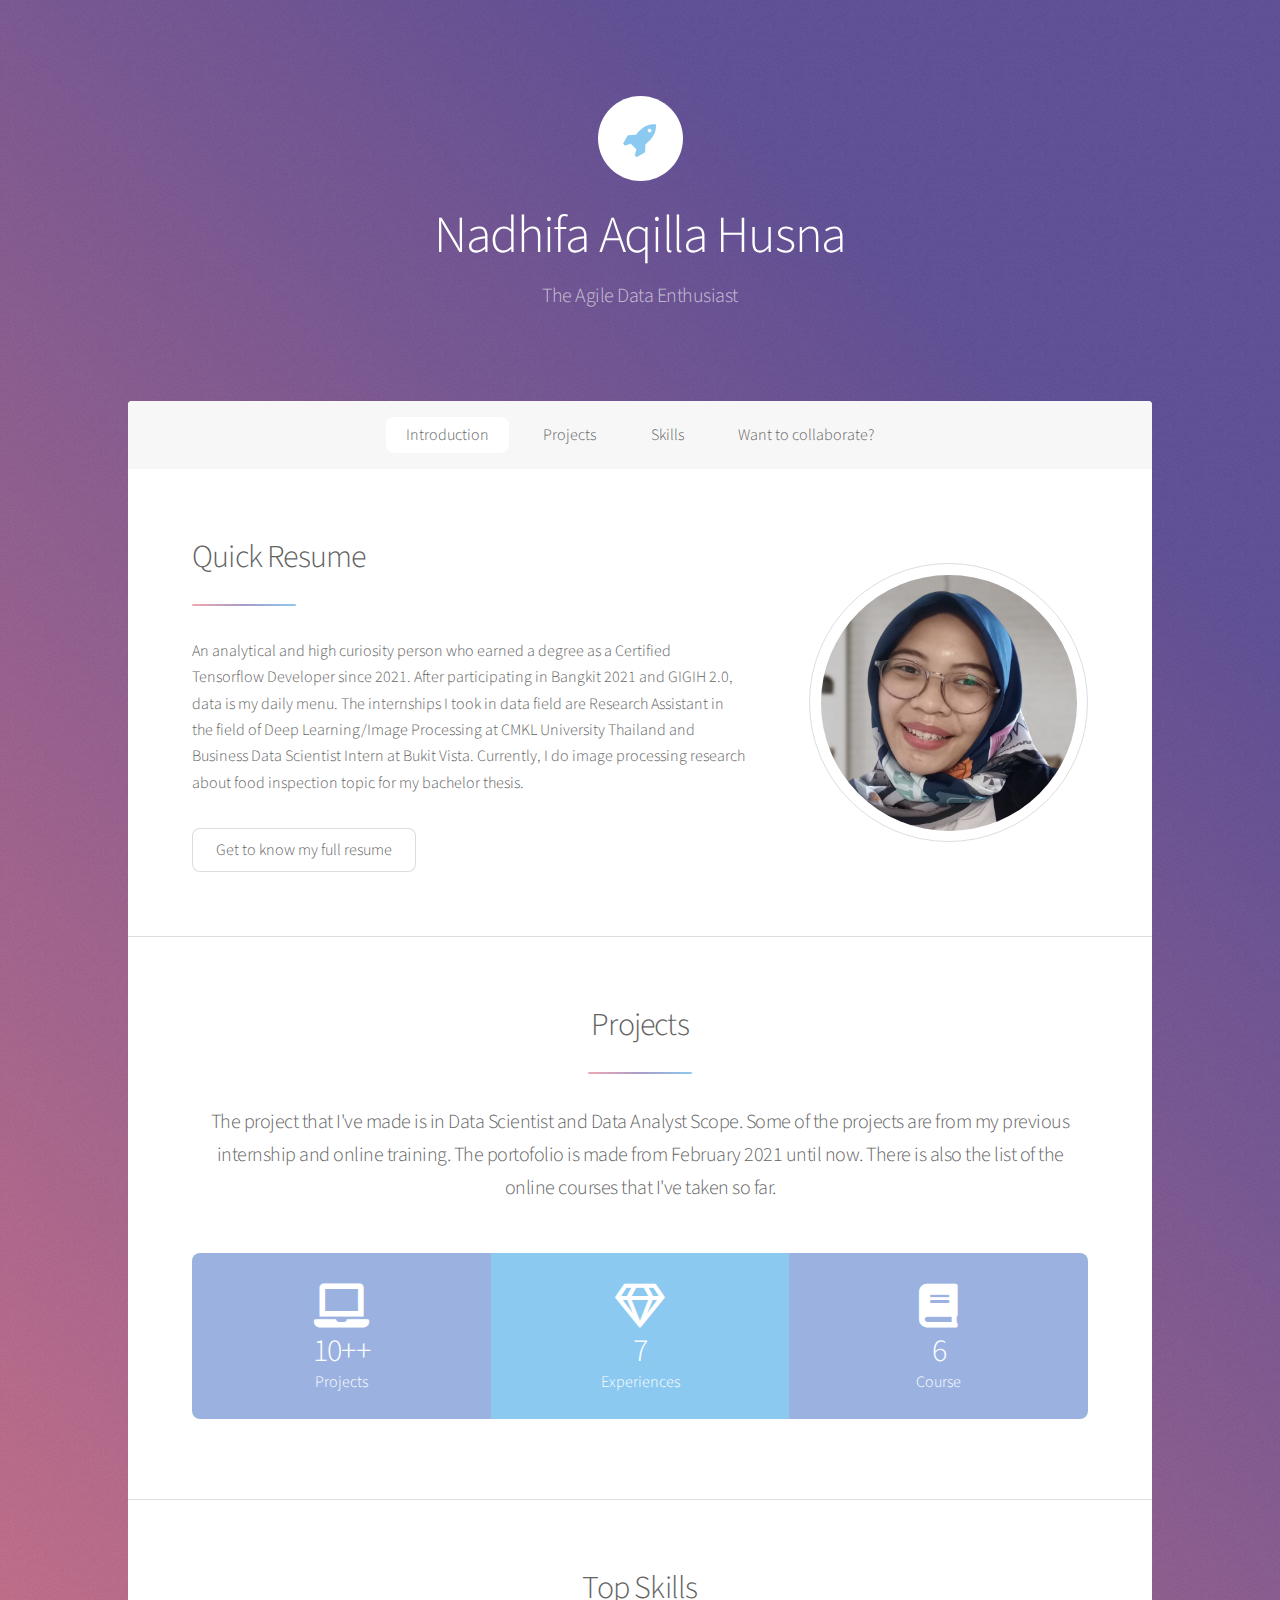
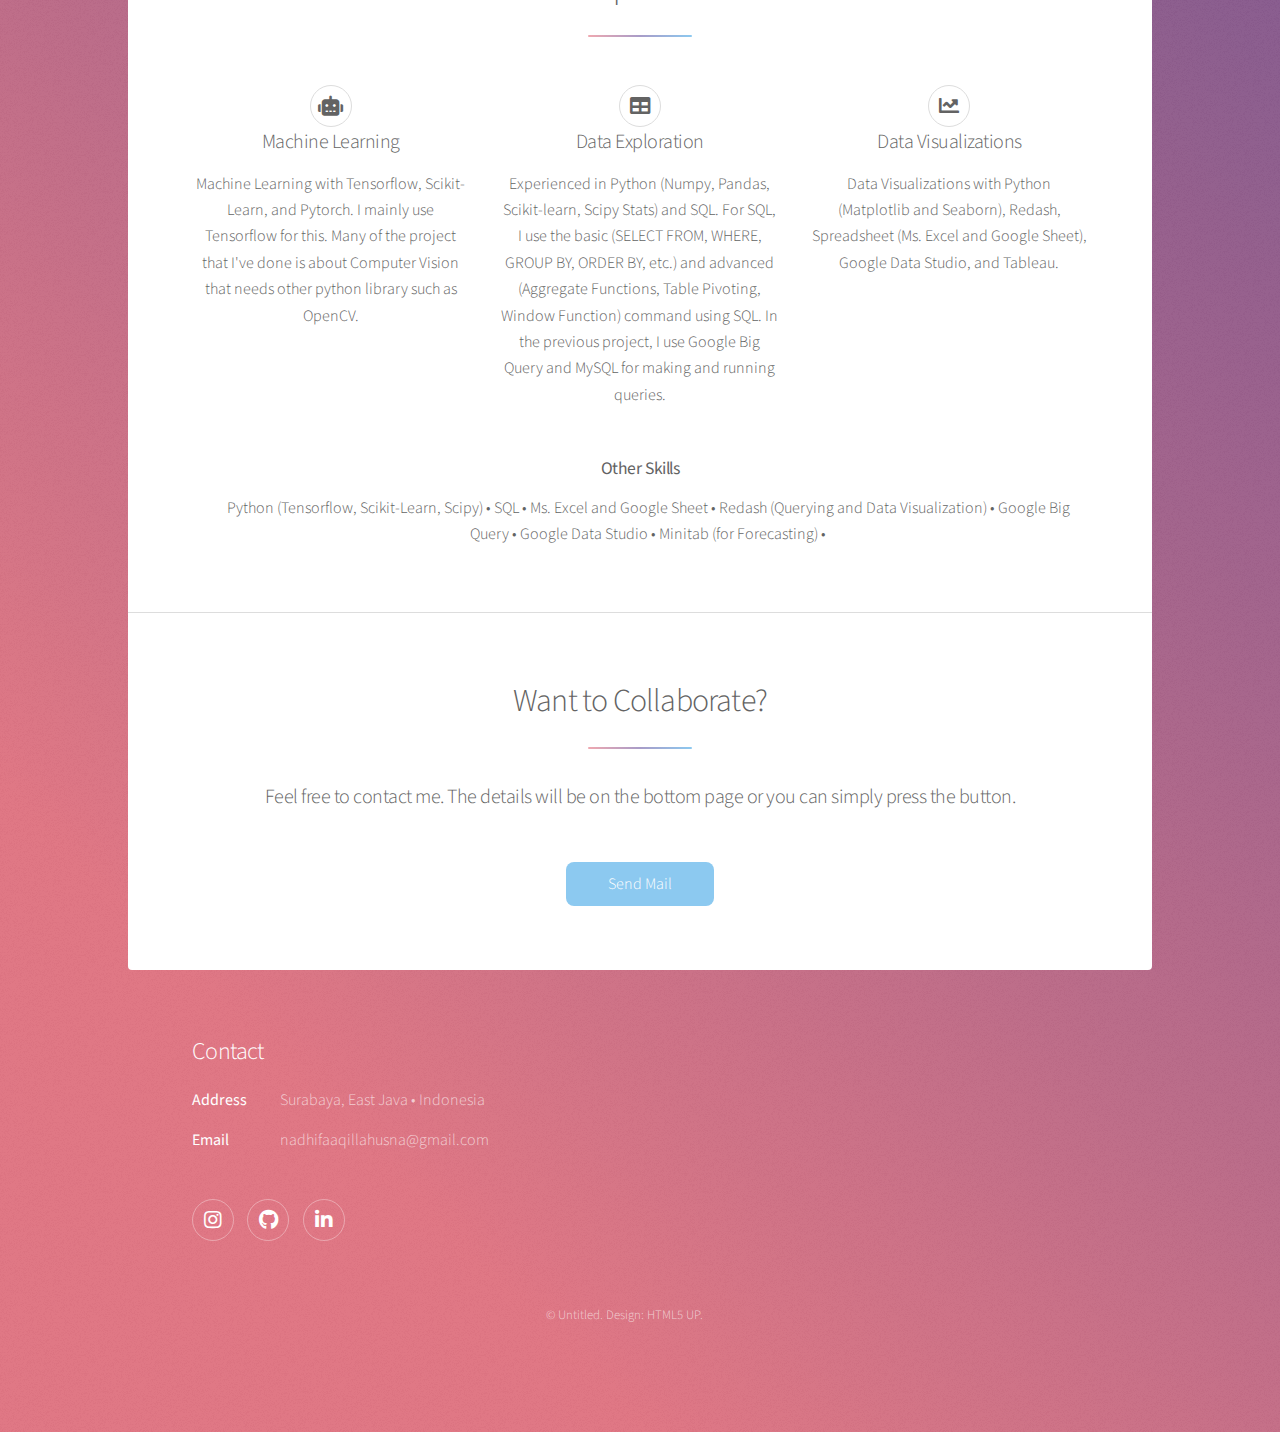
<file: index.html>
<!DOCTYPE HTML>
<!--
	Stellar by HTML5 UP
	html5up.net | @ajlkn
	Free for personal and commercial use under the CCA 3.0 license (html5up.net/license)
-->
<html>
	<head>
		<title>Nadhifa's Portofolio</title>
		<meta charset="utf-8" />
		<meta name="viewport" content="width=device-width, initial-scale=1, user-scalable=no" />
		<link rel="stylesheet" href="assets/css/main.css" />
		<noscript><link rel="stylesheet" href="assets/css/noscript.css" /></noscript>
	</head>
	<body class="is-preload">

		<!-- Wrapper -->
			<div id="wrapper">

				<!-- Header -->
					<header id="header" class="alt">
						<span class="logo"><img src="images/logo.svg" alt="" /></span>
						<h1>Nadhifa Aqilla Husna</h1>
						<p> The Agile Data Enthusiast <br />
						<!-- <a href="https://linkedin.com/in/nadhifaaqilla"> Linkedin </a> <br />
						<a href="https://github.com/nadhifaah"> Github </a> -->
					</p>
					</header>

				<!-- Nav -->
					<nav id="nav">
						<ul>
							<li><a href="#intro" class="active">Introduction</a></li>
							<li><a href="#second">Projects</a></li>
							<li><a href="#first">Skills</a></li>
							<li><a href="#cta">Want to collaborate?</a></li>
						</ul>
					</nav>

				<!-- Main -->
					<div id="main">

						<!-- Introduction -->
							<section id="intro" class="main">
								<div class="spotlight">
									<div class="content">
										<header class="major">
											<h2>Quick Resume</h2>
										</header>
										<p>An analytical and high curiosity person who earned a degree as a Certified Tensorflow Developer since 2021. 
											After participating in Bangkit 2021 and GIGIH 2.0, data is my daily menu. 
											The internships I took in data field are Research Assistant in the field of Deep Learning/Image Processing at CMKL University Thailand and Business Data Scientist Intern at Bukit Vista. 
											Currently, I do image processing research about food inspection topic for my bachelor thesis.</p>
										<ul class="actions">
											<li><a href="resume.html" class="button">Get to know my full resume</a></li>
										</ul>
									</div>
									<span class="image"><img src="images/pic01.jpg" alt="" /></span>
								</div>
							</section>

						<!-- Second Section -->
							<section id="second" class="main special">
								<header class="major">
									<h2>Projects</h2>
									<p>The project that I've made is in Data Scientist and Data Analyst Scope.
										Some of the projects are from my previous internship and online training. 
										The portofolio is made from February 2021 until now.
										There is also the list of the online courses that I've taken so far. 
									</p>
								</header>
								<ul class="statistics">
									<!-- <li class="style1">
										<span class="icon solid fa-code-branch"></span>
										<strong>5,120</strong> Etiam
									</li>
									<li class="style2">
										<span class="icon fa-folder-open"></span>
										<strong>8,192</strong> Magna
									</li>
									<li class="style3">
										<span class="icon solid fa-signal"></span>
										<strong>2,048</strong> Tempus
									</li> -->
									<li class="style4">
										<a href="projectexs.html">
											<span class="icon solid fa-laptop"></span>
											<strong>10++</strong> Projects
										</a>
									</li>
									<li class="style5">
										<a href="projectexs.html">
											<span class="icon fa-gem"></span>
											<strong>7</strong> Experiences 
										</a>
									</li>
									<li class="style4">
										<a href="projectexs.html">
											<span class="icon solid fa-book"></span>
											<strong>6</strong> Course
										</a>
									</li>
								</ul>
								<!-- <h2>By Experience</h2> -->
								<!-- <p class="content">
									
									Bangkit Academy 2021 </br>
									BPJS Hackathon 2021 </br>
									Satria Data Big Data Challenge 2021 </br> 
									Forecasting (Final Project) </br>
									Bukit Vista </br>
									GIGIH 2.0 2022 </br>
									Dicoding </br>
									Bachelor Thesis </br>
									
								</p> -->
								<!-- <footer class="major">
									<ul class="actions special">
										<li><a href="generic.html" class="button">Learn More</a></li>
									</ul>
								</footer> -->
							</section>

						<!-- First Section -->
						<section id="first" class="main special">
							<header class="major">
								<h2>Top Skills</h2>
							</header>
							<ul class="features">
								<li>
									<span class="icon solid style3 fa-robot alt"></span>
									<h3>Machine Learning</h3>
									<p>Machine Learning with Tensorflow, Scikit-Learn, and Pytorch. I mainly use Tensorflow for this. 
										Many of the project that I've done is about Computer Vision that needs other python library such as OpenCV.  
									</p
								</li>
								<li>
									<span class="icon solid style3 fa-table alt"></span>
									<h3>Data Exploration</h3>
									<p>Experienced in Python (Numpy, Pandas, Scikit-learn, Scipy Stats) and SQL. 
										For SQL, I use the basic
										(SELECT FROM, WHERE, GROUP BY, ORDER BY, etc.) 
										and advanced (Aggregate Functions, Table Pivoting, Window Function) command using SQL. 
										In the previous project, I use Google Big Query and MySQL for making and running queries. </p>
								</li>
								<li>
									<span class="icon solid style3 fa-chart-line alt"></span>
									<h3>Data Visualizations</h3>
									<p>Data Visualizations with Python (Matplotlib and Seaborn), 
										Redash, 
										Spreadsheet (Ms. Excel and Google Sheet), 
										Google Data Studio, and Tableau.
										 </p>
								</li>
							</ul>
							<h4>
								<b> Other Skills</b>
							</h4>
							
							<ul class="main special">	
				
								<center>
									Python (Tensorflow, Scikit-Learn, Scipy) &bull; 								
									SQL &bull; 																											
									Ms. Excel and Google Sheet &bull;  
									Redash (Querying and Data Visualization) &bull; 
									Google Big Query &bull; 
									Google Data Studio &bull; 
									Minitab (for Forecasting) &bull; 
								</center>
																	
							
							</ul>
						</section>							


						<!-- Get Started -->
							<section id="cta" class="main special">
								<header class="major">
									<h2>Want to Collaborate?</h2>
									<p>Feel free to contact me. The details will be on the bottom page or you can simply press the button.</p>
								</header>
								<footer class="major">
									<ul class="actions special">
										<li><a href="mailto:nadhifaaqillahusna@gmail.com" class="button primary">Send Mail</a></li>
										<!-- <li><a href="generic.html" class="button">WhatsApp</a></li> -->
									</ul>
								</footer>
							</section>

					</div>

				<!-- Footer -->
					<footer id="footer">
						<!-- <section>
							<h2>Aliquam sed mauris</h2>
							<p>Sed lorem ipsum dolor sit amet et nullam consequat feugiat consequat magna adipiscing tempus etiam dolore veroeros. eget dapibus mauris. Cras aliquet, nisl ut viverra sollicitudin, ligula erat egestas velit, vitae tincidunt odio.</p>
							<ul class="actions">
								<li><a href="generic.html" class="button">Learn More</a></li>
							</ul>
						</section> -->
						<section>
							<h2>Contact</h2>
							<dl class="alt">
								<dt>Address</dt>
								<dd>Surabaya, East Java &bull; Indonesia</dd>
								<!-- <dt>Phone</dt> -->
								<!-- <dd>(000) 000-0000 x 0000</dd> -->
								<dt>Email</dt>
								<dd><a href="mailto:nadhifaaqillahusna@gmail.com">nadhifaaqillahusna@gmail.com</a></dd>
							</dl>
							<ul class="icons">
								<!-- <li><a href="#" class="icon brands fa-twitter alt"><span class="label">Twitter</span></a></li> -->
								<!-- <li><a href="#" class="icon brands fa-facebook-f alt"><span class="label">Facebook</span></a></li> -->
								<li><a href="https://instagram.com/nadhifa_ah" class="icon brands fa-instagram alt"><span class="label">Instagram</span></a></li>
								<li><a href="https://github.com/nadhifaah" class="icon brands fa-github alt"><span class="label">GitHub</span></a></li>
								<li><a href="https://linkedin.com/in/nadhifaaqilla" class="icon brands fa-linkedin-in alt"><span class="label">Dribbble</span></a></li>
							</ul>
						</section>
						<p class="copyright">&copy; Untitled. Design: <a href="https://html5up.net">HTML5 UP</a>.</p>
					</footer>

			</div>

		<!-- Scripts -->
			<script src="assets/js/jquery.min.js"></script>
			<script src="assets/js/jquery.scrollex.min.js"></script>
			<script src="assets/js/jquery.scrolly.min.js"></script>
			<script src="assets/js/browser.min.js"></script>
			<script src="assets/js/breakpoints.min.js"></script>
			<script src="assets/js/util.js"></script>
			<script src="assets/js/main.js"></script>

	</body>
</html>
</file>
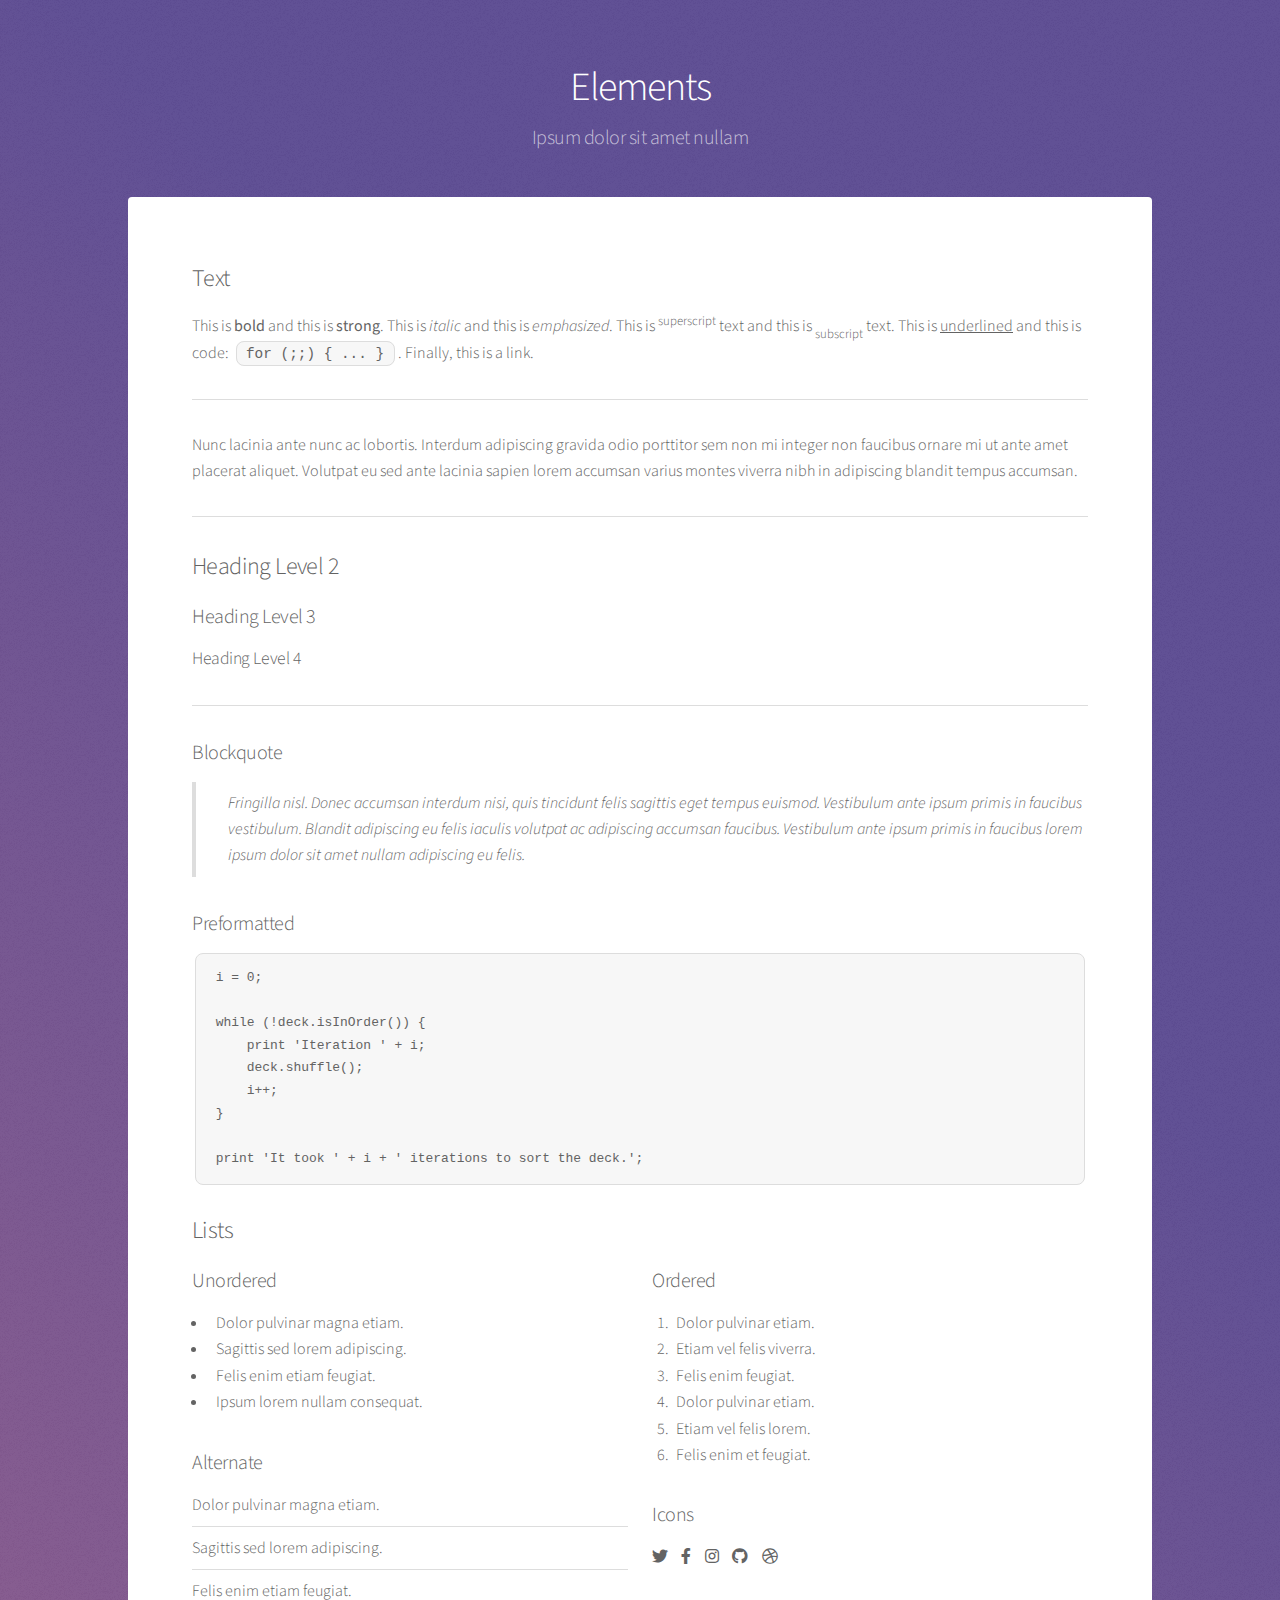
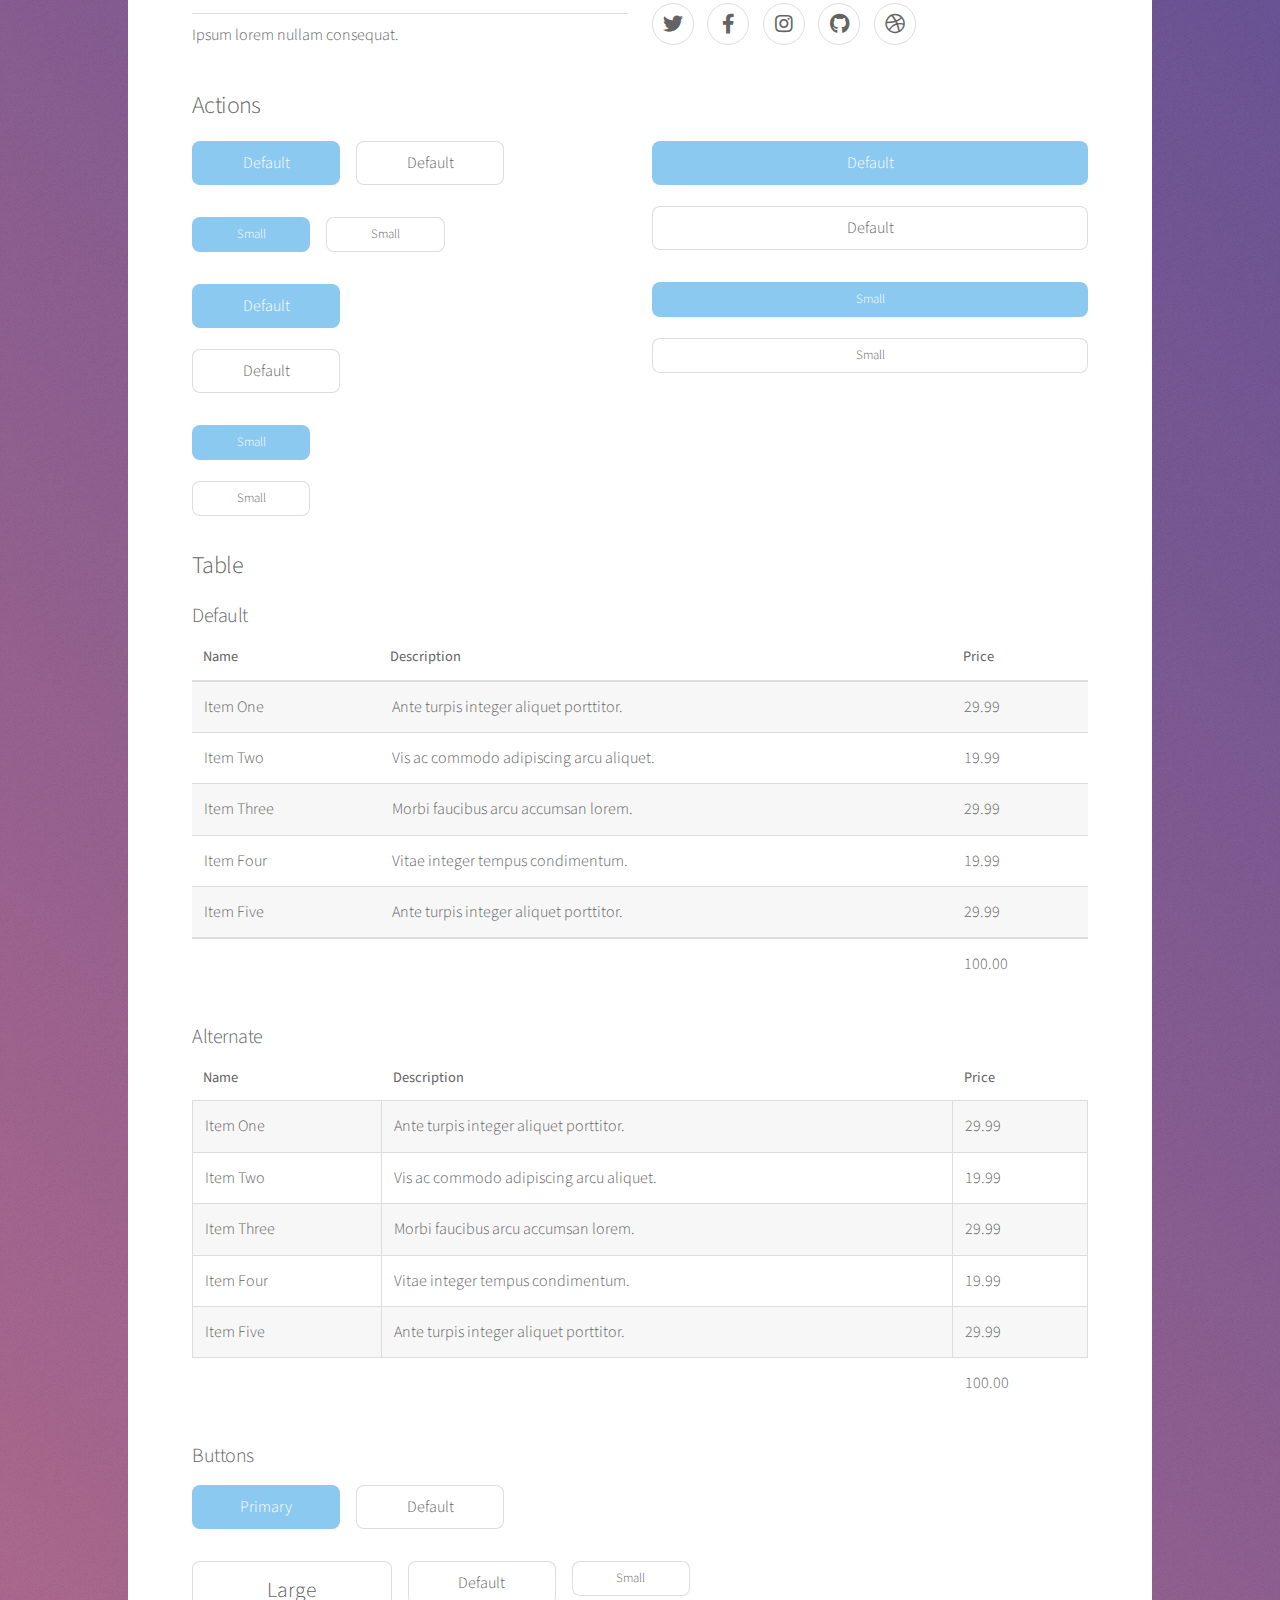
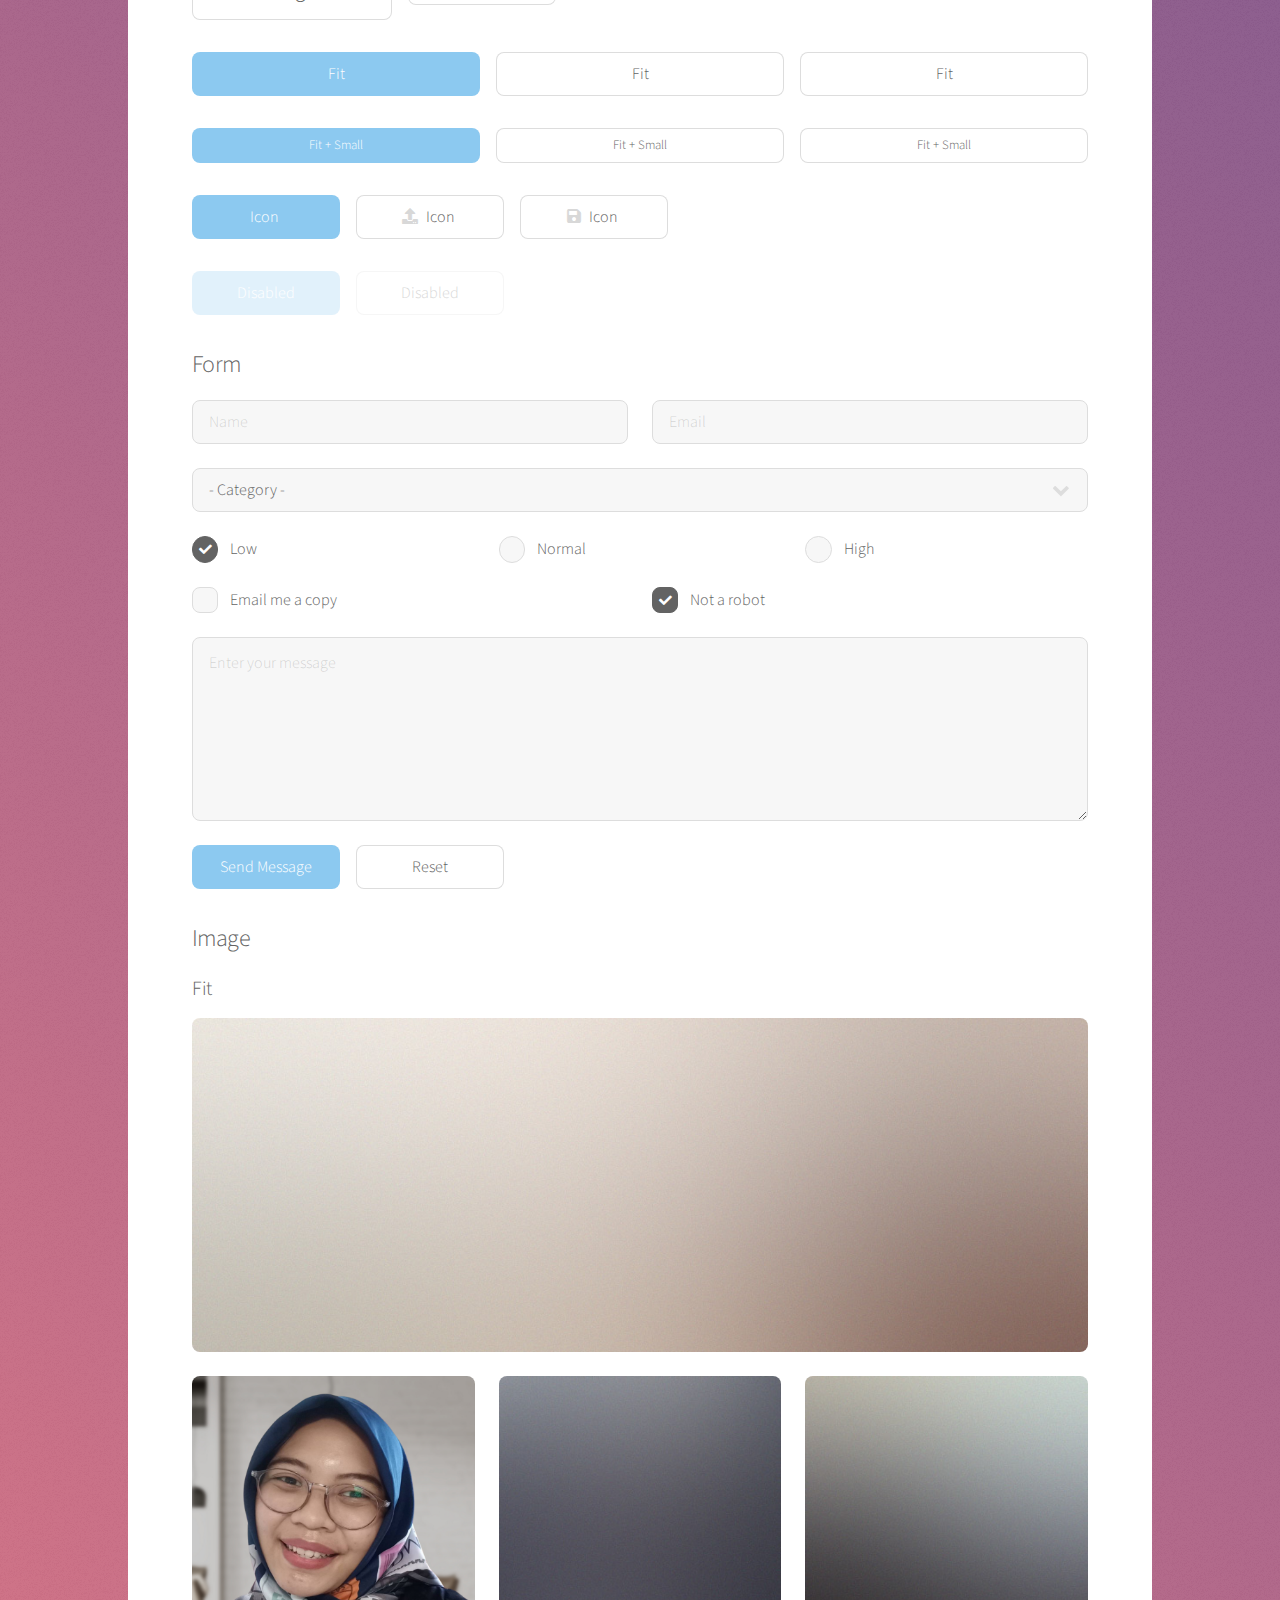
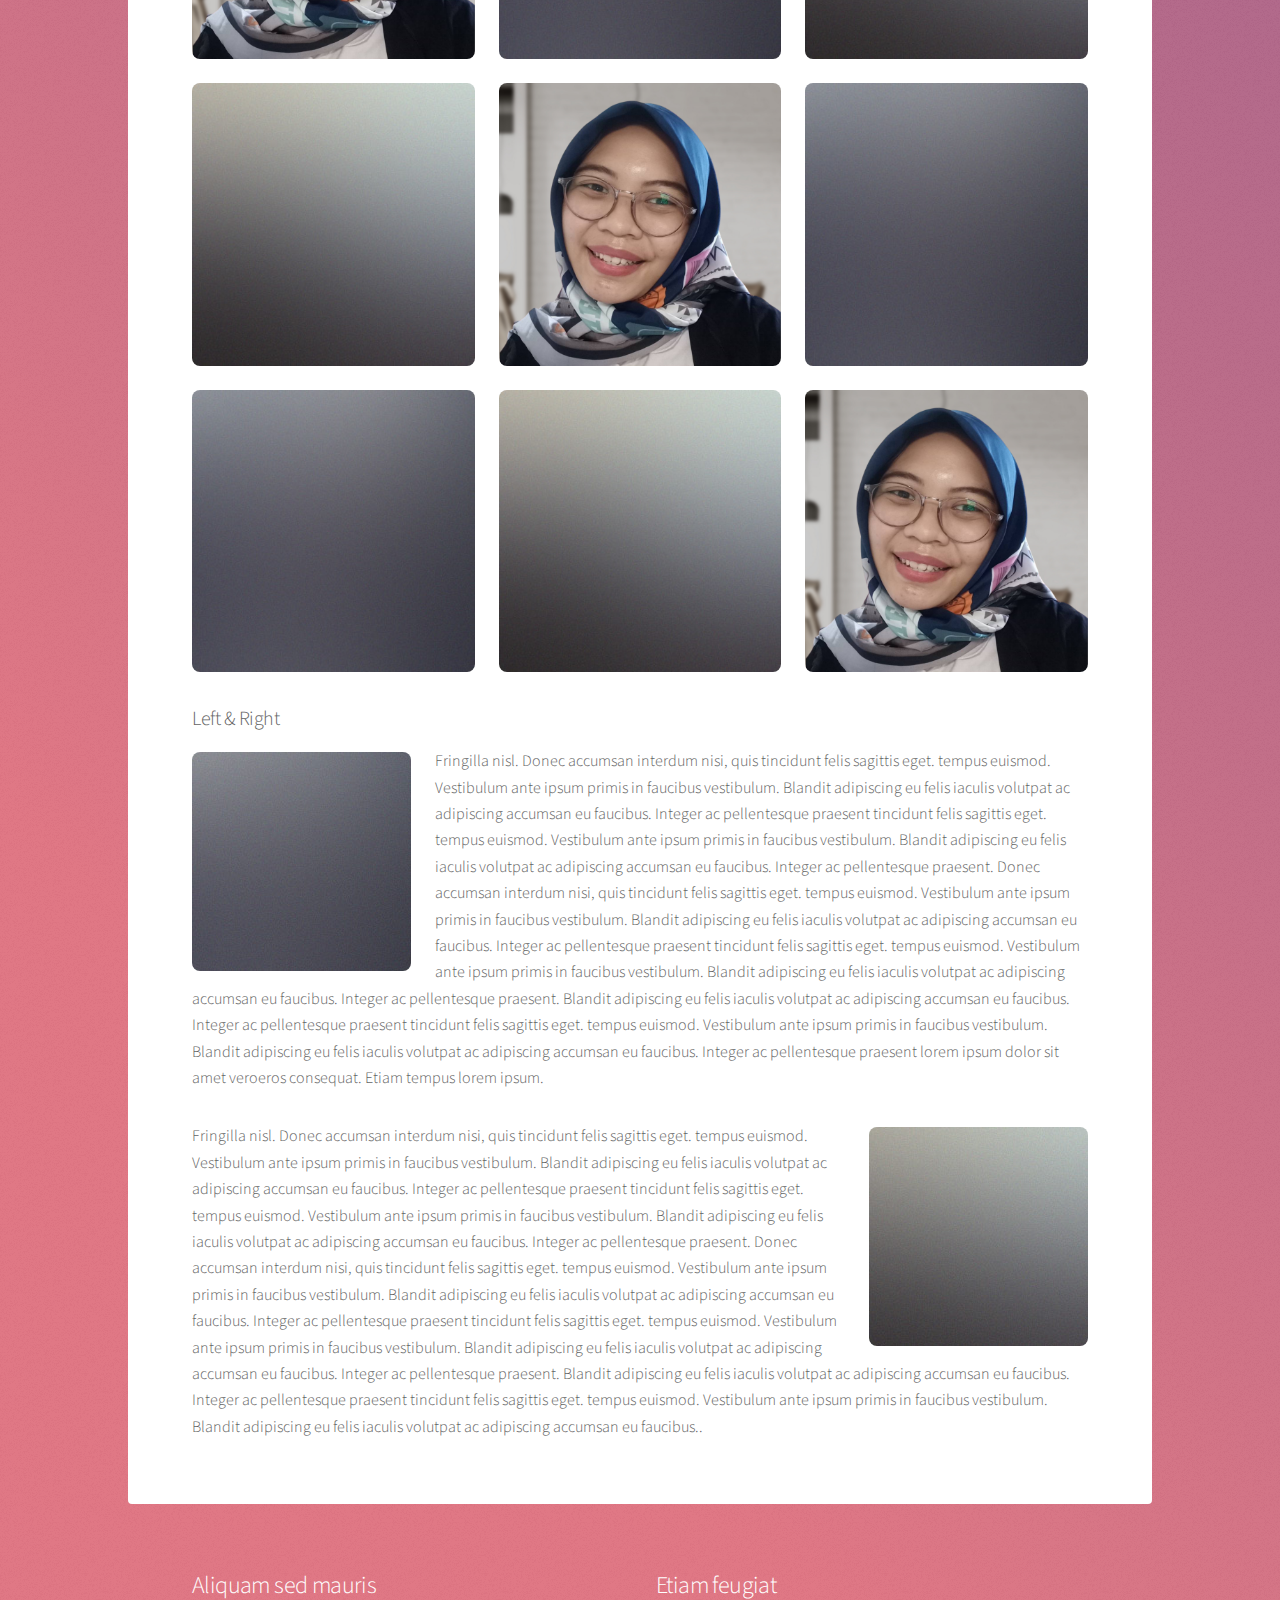
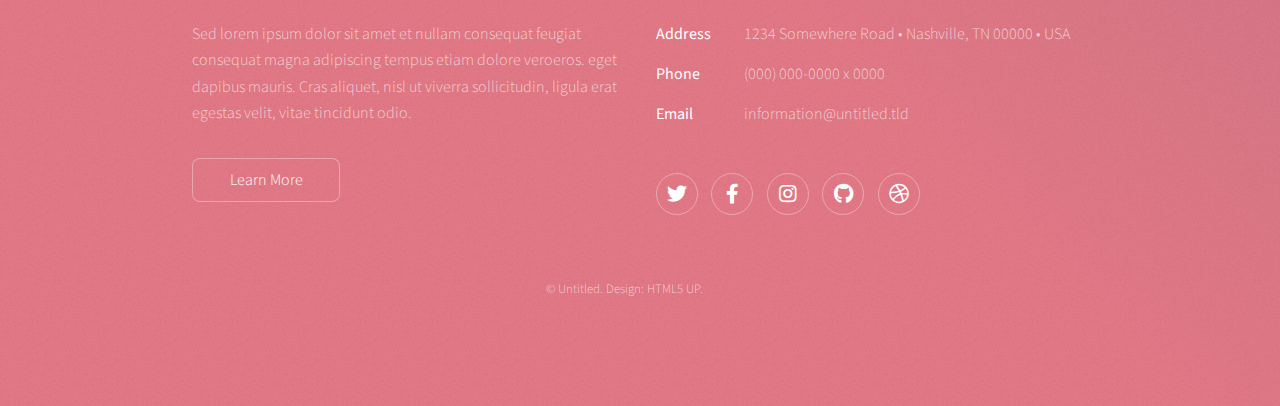
<file: elements.html>
<!DOCTYPE HTML>
<!--
	Stellar by HTML5 UP
	html5up.net | @ajlkn
	Free for personal and commercial use under the CCA 3.0 license (html5up.net/license)
-->
<html>
	<head>
		<title>Nadhifa Aqilla Husna</title>
		<meta charset="utf-8" />
		<meta name="viewport" content="width=device-width, initial-scale=1, user-scalable=no" />
		<link rel="stylesheet" href="assets/css/main.css" />
		<noscript><link rel="stylesheet" href="assets/css/noscript.css" /></noscript>
	</head>
	<body class="is-preload">

		<!-- Wrapper -->
			<div id="wrapper">

				<!-- Header -->
					<header id="header">
						<h1>Elements</h1>
						<p>Ipsum dolor sit amet nullam</p>
					</header>

				<!-- Main -->
					<div id="main">

						<!-- Content -->
							<section id="content" class="main">

								<!-- Text -->
									<section>
										<h2>Text</h2>
										<p>This is <b>bold</b> and this is <strong>strong</strong>. This is <i>italic</i> and this is <em>emphasized</em>.
										This is <sup>superscript</sup> text and this is <sub>subscript</sub> text.
										This is <u>underlined</u> and this is code: <code>for (;;) { ... }</code>. Finally, <a href="#">this is a link</a>.</p>
										<hr />
										<p>Nunc lacinia ante nunc ac lobortis. Interdum adipiscing gravida odio porttitor sem non mi integer non faucibus ornare mi ut ante amet placerat aliquet. Volutpat eu sed ante lacinia sapien lorem accumsan varius montes viverra nibh in adipiscing blandit tempus accumsan.</p>
										<hr />
										<h2>Heading Level 2</h2>
										<h3>Heading Level 3</h3>
										<h4>Heading Level 4</h4>
										<hr />
										<h3>Blockquote</h3>
										<blockquote>Fringilla nisl. Donec accumsan interdum nisi, quis tincidunt felis sagittis eget tempus euismod. Vestibulum ante ipsum primis in faucibus vestibulum. Blandit adipiscing eu felis iaculis volutpat ac adipiscing accumsan faucibus. Vestibulum ante ipsum primis in faucibus lorem ipsum dolor sit amet nullam adipiscing eu felis.</blockquote>
										<h3>Preformatted</h3>
										<pre><code>i = 0;

while (!deck.isInOrder()) {
    print 'Iteration ' + i;
    deck.shuffle();
    i++;
}

print 'It took ' + i + ' iterations to sort the deck.';</code></pre>
									</section>

								<!-- Lists -->
									<section>
										<h2>Lists</h2>
										<div class="row">
											<div class="col-6 col-12-medium">
												<h3>Unordered</h3>
												<ul>
													<li>Dolor pulvinar magna etiam.</li>
													<li>Sagittis sed lorem adipiscing.</li>
													<li>Felis enim etiam feugiat.</li>
													<li>Ipsum lorem nullam consequat.</li>
												</ul>
												<h3>Alternate</h3>
												<ul class="alt">
													<li>Dolor pulvinar magna etiam.</li>
													<li>Sagittis sed lorem adipiscing.</li>
													<li>Felis enim etiam feugiat.</li>
													<li>Ipsum lorem nullam consequat.</li>
												</ul>
											</div>
											<div class="col-6 col-12-medium">
												<h3>Ordered</h3>
												<ol>
													<li>Dolor pulvinar etiam.</li>
													<li>Etiam vel felis viverra.</li>
													<li>Felis enim feugiat.</li>
													<li>Dolor pulvinar etiam.</li>
													<li>Etiam vel felis lorem.</li>
													<li>Felis enim et feugiat.</li>
												</ol>
												<h3>Icons</h3>
												<ul class="icons">
													<li><a href="#" class="icon brands fa-twitter"><span class="label">Twitter</span></a></li>
													<li><a href="#" class="icon brands fa-facebook-f"><span class="label">Facebook</span></a></li>
													<li><a href="#" class="icon brands fa-instagram"><span class="label">Instagram</span></a></li>
													<li><a href="#" class="icon brands fa-github"><span class="label">GitHub</span></a></li>
													<li><a href="#" class="icon brands fa-dribbble"><span class="label">Dribbble</span></a></li>
												</ul>
												<ul class="icons">
													<li><a href="#" class="icon brands alt fa-twitter"><span class="label">Twitter</span></a></li>
													<li><a href="#" class="icon brands alt fa-facebook-f"><span class="label">Facebook</span></a></li>
													<li><a href="#" class="icon brands alt fa-instagram"><span class="label">Instagram</span></a></li>
													<li><a href="#" class="icon brands alt fa-github"><span class="label">GitHub</span></a></li>
													<li><a href="#" class="icon brands alt fa-dribbble"><span class="label">Dribbble</span></a></li>
												</ul>
											</div>
										</div>
										<h2>Actions</h2>
										<div class="row">
											<div class="col-6 col-12-medium">
												<ul class="actions">
													<li><a href="#" class="button primary">Default</a></li>
													<li><a href="#" class="button">Default</a></li>
												</ul>
												<ul class="actions small">
													<li><a href="#" class="button primary small">Small</a></li>
													<li><a href="#" class="button small">Small</a></li>
												</ul>
												<ul class="actions stacked">
													<li><a href="#" class="button primary">Default</a></li>
													<li><a href="#" class="button">Default</a></li>
												</ul>
												<ul class="actions stacked">
													<li><a href="#" class="button primary small">Small</a></li>
													<li><a href="#" class="button small">Small</a></li>
												</ul>
											</div>
											<div class="col-6 col-12-medium">
												<ul class="actions stacked">
													<li><a href="#" class="button primary fit">Default</a></li>
													<li><a href="#" class="button fit">Default</a></li>
												</ul>
												<ul class="actions stacked">
													<li><a href="#" class="button primary small fit">Small</a></li>
													<li><a href="#" class="button small fit">Small</a></li>
												</ul>
											</div>
										</div>
									</section>

								<!-- Table -->
									<section>
										<h2>Table</h2>
										<h3>Default</h3>
										<div class="table-wrapper">
											<table>
												<thead>
													<tr>
														<th>Name</th>
														<th>Description</th>
														<th>Price</th>
													</tr>
												</thead>
												<tbody>
													<tr>
														<td>Item One</td>
														<td>Ante turpis integer aliquet porttitor.</td>
														<td>29.99</td>
													</tr>
													<tr>
														<td>Item Two</td>
														<td>Vis ac commodo adipiscing arcu aliquet.</td>
														<td>19.99</td>
													</tr>
													<tr>
														<td>Item Three</td>
														<td> Morbi faucibus arcu accumsan lorem.</td>
														<td>29.99</td>
													</tr>
													<tr>
														<td>Item Four</td>
														<td>Vitae integer tempus condimentum.</td>
														<td>19.99</td>
													</tr>
													<tr>
														<td>Item Five</td>
														<td>Ante turpis integer aliquet porttitor.</td>
														<td>29.99</td>
													</tr>
												</tbody>
												<tfoot>
													<tr>
														<td colspan="2"></td>
														<td>100.00</td>
													</tr>
												</tfoot>
											</table>
										</div>

										<h3>Alternate</h3>
										<div class="table-wrapper">
											<table class="alt">
												<thead>
													<tr>
														<th>Name</th>
														<th>Description</th>
														<th>Price</th>
													</tr>
												</thead>
												<tbody>
													<tr>
														<td>Item One</td>
														<td>Ante turpis integer aliquet porttitor.</td>
														<td>29.99</td>
													</tr>
													<tr>
														<td>Item Two</td>
														<td>Vis ac commodo adipiscing arcu aliquet.</td>
														<td>19.99</td>
													</tr>
													<tr>
														<td>Item Three</td>
														<td> Morbi faucibus arcu accumsan lorem.</td>
														<td>29.99</td>
													</tr>
													<tr>
														<td>Item Four</td>
														<td>Vitae integer tempus condimentum.</td>
														<td>19.99</td>
													</tr>
													<tr>
														<td>Item Five</td>
														<td>Ante turpis integer aliquet porttitor.</td>
														<td>29.99</td>
													</tr>
												</tbody>
												<tfoot>
													<tr>
														<td colspan="2"></td>
														<td>100.00</td>
													</tr>
												</tfoot>
											</table>
										</div>
									</section>

								<!-- Buttons -->
									<section>
										<h3>Buttons</h3>
										<ul class="actions">
											<li><a href="#" class="button primary">Primary</a></li>
											<li><a href="#" class="button">Default</a></li>
										</ul>
										<ul class="actions">
											<li><a href="#" class="button large">Large</a></li>
											<li><a href="#" class="button">Default</a></li>
											<li><a href="#" class="button small">Small</a></li>
										</ul>
										<ul class="actions fit">
											<li><a href="#" class="button primary fit">Fit</a></li>
											<li><a href="#" class="button fit">Fit</a></li>
											<li><a href="#" class="button fit">Fit</a></li>
										</ul>
										<ul class="actions fit small">
											<li><a href="#" class="button primary fit small">Fit + Small</a></li>
											<li><a href="#" class="button fit small">Fit + Small</a></li>
											<li><a href="#" class="button fit small">Fit + Small</a></li>
										</ul>
										<ul class="actions">
											<li><a href="#" class="button primary icon solidfa-download">Icon</a></li>
											<li><a href="#" class="button icon solid fa-upload">Icon</a></li>
											<li><a href="#" class="button icon solid fa-save">Icon</a></li>
										</ul>
										<ul class="actions">
											<li><span class="button primary disabled">Disabled</span></li>
											<li><span class="button disabled">Disabled</span></li>
										</ul>
									</section>

								<!-- Form -->
									<section>
										<h2>Form</h2>
										<form method="post" action="#">
											<div class="row gtr-uniform">
												<div class="col-6 col-12-xsmall">
													<input type="text" name="demo-name" id="demo-name" value="" placeholder="Name" />
												</div>
												<div class="col-6 col-12-xsmall">
													<input type="email" name="demo-email" id="demo-email" value="" placeholder="Email" />
												</div>
												<div class="col-12">
													<select name="demo-category" id="demo-category">
														<option value="">- Category -</option>
														<option value="1">Manufacturing</option>
														<option value="1">Shipping</option>
														<option value="1">Administration</option>
														<option value="1">Human Resources</option>
													</select>
												</div>
												<div class="col-4 col-12-small">
													<input type="radio" id="demo-priority-low" name="demo-priority" checked>
													<label for="demo-priority-low">Low</label>
												</div>
												<div class="col-4 col-12-small">
													<input type="radio" id="demo-priority-normal" name="demo-priority">
													<label for="demo-priority-normal">Normal</label>
												</div>
												<div class="col-4 col-12-small">
													<input type="radio" id="demo-priority-high" name="demo-priority">
													<label for="demo-priority-high">High</label>
												</div>
												<div class="col-6 col-12-small">
													<input type="checkbox" id="demo-copy" name="demo-copy">
													<label for="demo-copy">Email me a copy</label>
												</div>
												<div class="col-6 col-12-small">
													<input type="checkbox" id="demo-human" name="demo-human" checked>
													<label for="demo-human">Not a robot</label>
												</div>
												<div class="col-12">
													<textarea name="demo-message" id="demo-message" placeholder="Enter your message" rows="6"></textarea>
												</div>
												<div class="col-12">
													<ul class="actions">
														<li><input type="submit" value="Send Message" class="primary" /></li>
														<li><input type="reset" value="Reset" /></li>
													</ul>
												</div>
											</div>
										</form>
									</section>

								<!-- Image -->
									<section>
										<h2>Image</h2>
										<h3>Fit</h3>
										<div class="box alt">
											<div class="row gtr-uniform">
												<div class="col-12"><span class="image fit"><img src="images/pic04.jpg" alt="" /></span></div>
												<div class="col-4"><span class="image fit"><img src="images/pic01.jpg" alt="" /></span></div>
												<div class="col-4"><span class="image fit"><img src="images/pic02.jpg" alt="" /></span></div>
												<div class="col-4"><span class="image fit"><img src="images/pic03.jpg" alt="" /></span></div>
												<div class="col-4"><span class="image fit"><img src="images/pic03.jpg" alt="" /></span></div>
												<div class="col-4"><span class="image fit"><img src="images/pic01.jpg" alt="" /></span></div>
												<div class="col-4"><span class="image fit"><img src="images/pic02.jpg" alt="" /></span></div>
												<div class="col-4"><span class="image fit"><img src="images/pic02.jpg" alt="" /></span></div>
												<div class="col-4"><span class="image fit"><img src="images/pic03.jpg" alt="" /></span></div>
												<div class="col-4"><span class="image fit"><img src="images/pic01.jpg" alt="" /></span></div>
											</div>
										</div>
										<h3>Left &amp; Right</h3>
										<p><span class="image left"><img src="images/pic05.jpg" alt="" /></span>Fringilla nisl. Donec accumsan interdum nisi, quis tincidunt felis sagittis eget. tempus euismod. Vestibulum ante ipsum primis in faucibus vestibulum. Blandit adipiscing eu felis iaculis volutpat ac adipiscing accumsan eu faucibus. Integer ac pellentesque praesent tincidunt felis sagittis eget. tempus euismod. Vestibulum ante ipsum primis in faucibus vestibulum. Blandit adipiscing eu felis iaculis volutpat ac adipiscing accumsan eu faucibus. Integer ac pellentesque praesent. Donec accumsan interdum nisi, quis tincidunt felis sagittis eget. tempus euismod. Vestibulum ante ipsum primis in faucibus vestibulum. Blandit adipiscing eu felis iaculis volutpat ac adipiscing accumsan eu faucibus. Integer ac pellentesque praesent tincidunt felis sagittis eget. tempus euismod. Vestibulum ante ipsum primis in faucibus vestibulum. Blandit adipiscing eu felis iaculis volutpat ac adipiscing accumsan eu faucibus. Integer ac pellentesque praesent. Blandit adipiscing eu felis iaculis volutpat ac adipiscing accumsan eu faucibus. Integer ac pellentesque praesent tincidunt felis sagittis eget. tempus euismod. Vestibulum ante ipsum primis in faucibus vestibulum. Blandit adipiscing eu felis iaculis volutpat ac adipiscing accumsan eu faucibus. Integer ac pellentesque praesent lorem ipsum dolor sit amet veroeros consequat. Etiam tempus lorem ipsum.</p>
										<p><span class="image right"><img src="images/pic06.jpg" alt="" /></span>Fringilla nisl. Donec accumsan interdum nisi, quis tincidunt felis sagittis eget. tempus euismod. Vestibulum ante ipsum primis in faucibus vestibulum. Blandit adipiscing eu felis iaculis volutpat ac adipiscing accumsan eu faucibus. Integer ac pellentesque praesent tincidunt felis sagittis eget. tempus euismod. Vestibulum ante ipsum primis in faucibus vestibulum. Blandit adipiscing eu felis iaculis volutpat ac adipiscing accumsan eu faucibus. Integer ac pellentesque praesent. Donec accumsan interdum nisi, quis tincidunt felis sagittis eget. tempus euismod. Vestibulum ante ipsum primis in faucibus vestibulum. Blandit adipiscing eu felis iaculis volutpat ac adipiscing accumsan eu faucibus. Integer ac pellentesque praesent tincidunt felis sagittis eget. tempus euismod. Vestibulum ante ipsum primis in faucibus vestibulum. Blandit adipiscing eu felis iaculis volutpat ac adipiscing accumsan eu faucibus. Integer ac pellentesque praesent. Blandit adipiscing eu felis iaculis volutpat ac adipiscing accumsan eu faucibus. Integer ac pellentesque praesent tincidunt felis sagittis eget. tempus euismod. Vestibulum ante ipsum primis in faucibus vestibulum. Blandit adipiscing eu felis iaculis volutpat ac adipiscing accumsan eu faucibus..</p>
									</section>

							</section>

					</div>

				<!-- Footer -->
					<footer id="footer">
						<section>
							<h2>Aliquam sed mauris</h2>
							<p>Sed lorem ipsum dolor sit amet et nullam consequat feugiat consequat magna adipiscing tempus etiam dolore veroeros. eget dapibus mauris. Cras aliquet, nisl ut viverra sollicitudin, ligula erat egestas velit, vitae tincidunt odio.</p>
							<ul class="actions">
								<li><a href="#" class="button">Learn More</a></li>
							</ul>
						</section>
						<section>
							<h2>Etiam feugiat</h2>
							<dl class="alt">
								<dt>Address</dt>
								<dd>1234 Somewhere Road &bull; Nashville, TN 00000 &bull; USA</dd>
								<dt>Phone</dt>
								<dd>(000) 000-0000 x 0000</dd>
								<dt>Email</dt>
								<dd><a href="#">information@untitled.tld</a></dd>
							</dl>
							<ul class="icons">
								<li><a href="#" class="icon brands fa-twitter alt"><span class="label">Twitter</span></a></li>
								<li><a href="#" class="icon brands fa-facebook-f alt"><span class="label">Facebook</span></a></li>
								<li><a href="#" class="icon brands fa-instagram alt"><span class="label">Instagram</span></a></li>
								<li><a href="#" class="icon brands fa-github alt"><span class="label">GitHub</span></a></li>
								<li><a href="#" class="icon brands fa-dribbble alt"><span class="label">Dribbble</span></a></li>
							</ul>
						</section>
						<p class="copyright">&copy; Untitled. Design: <a href="https://html5up.net">HTML5 UP</a>.</p>
					</footer>

			</div>

		<!-- Scripts -->
			<script src="assets/js/jquery.min.js"></script>
			<script src="assets/js/jquery.scrollex.min.js"></script>
			<script src="assets/js/jquery.scrolly.min.js"></script>
			<script src="assets/js/browser.min.js"></script>
			<script src="assets/js/breakpoints.min.js"></script>
			<script src="assets/js/util.js"></script>
			<script src="assets/js/main.js"></script>

	</body>
</html>
</file>
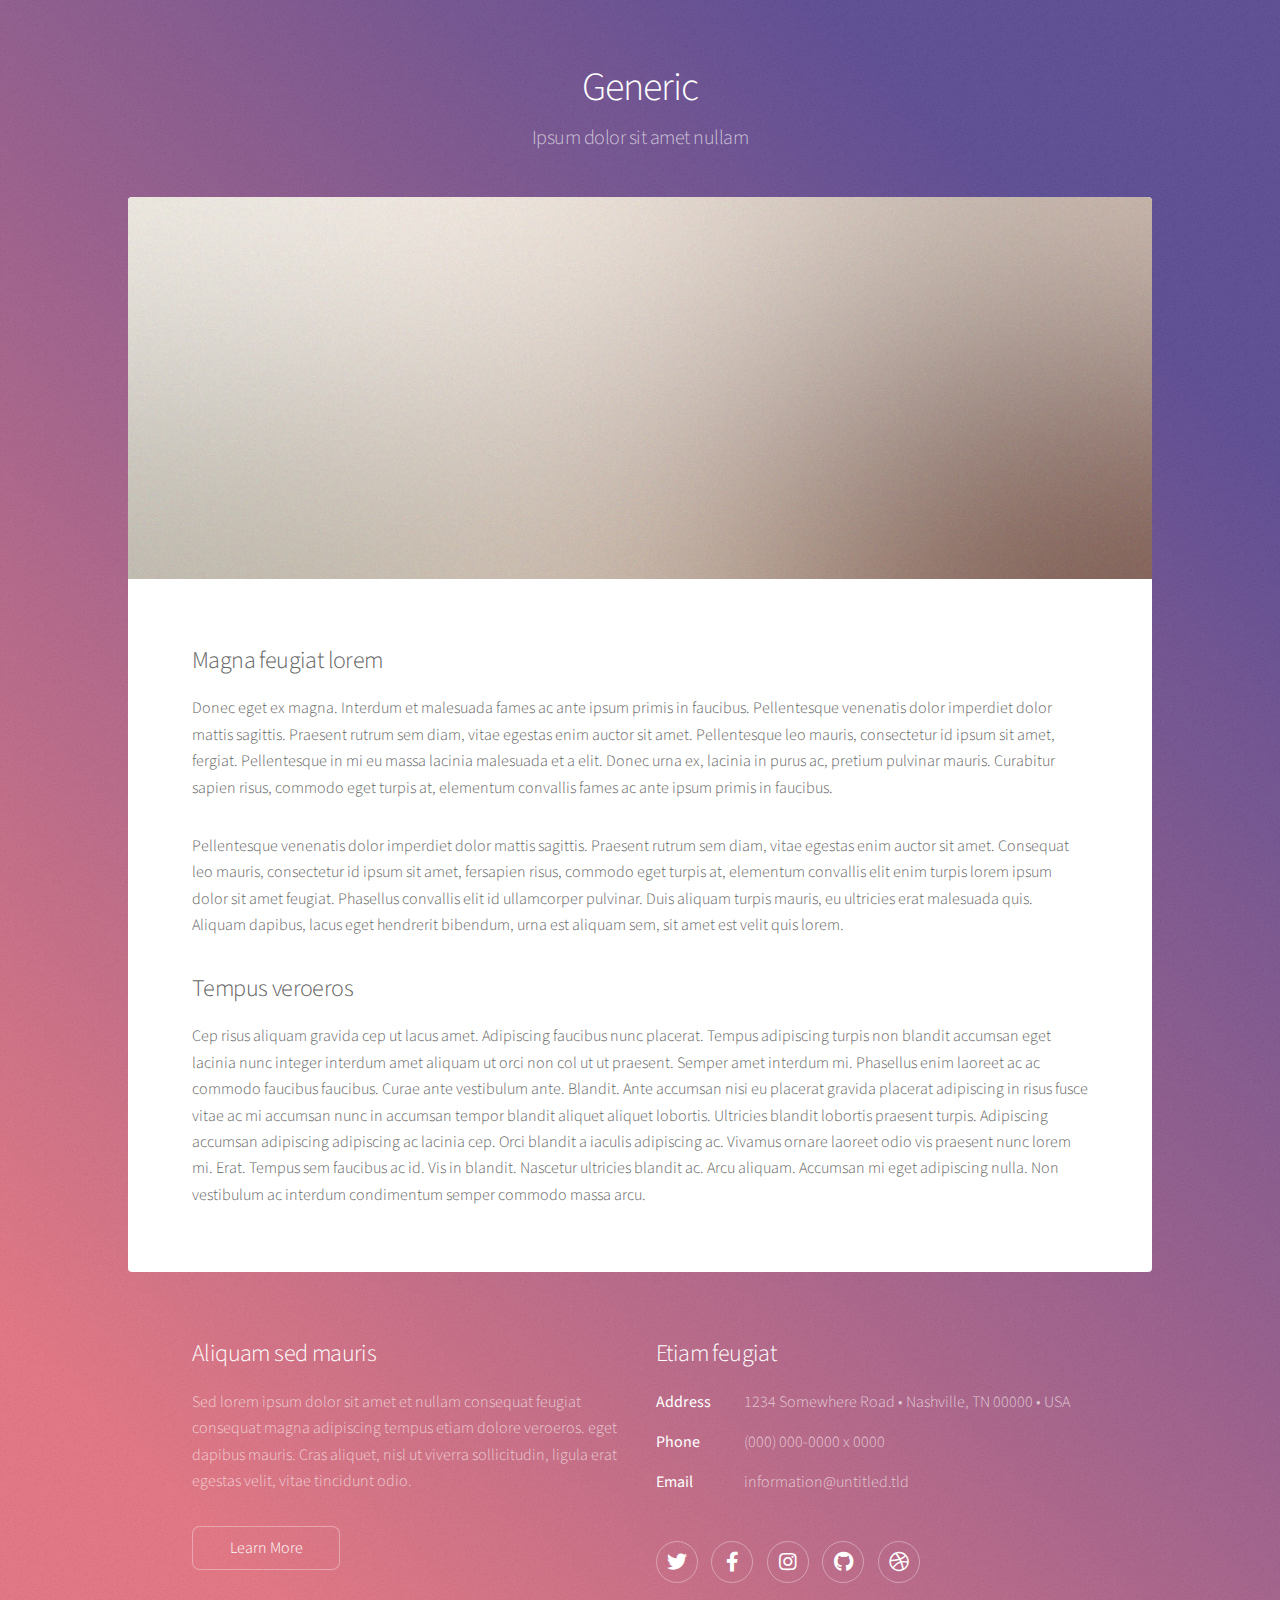
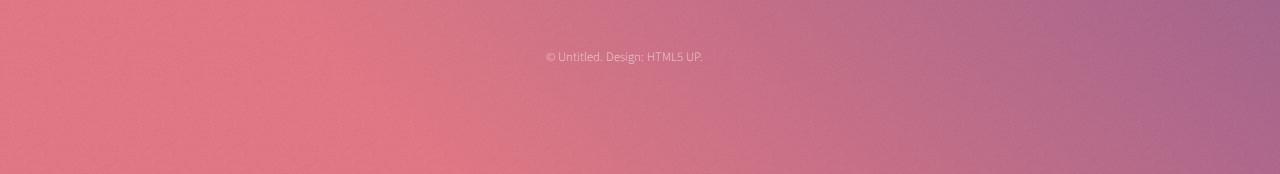
<file: generic.html>
<!DOCTYPE HTML>
<!--
	Stellar by HTML5 UP
	html5up.net | @ajlkn
	Free for personal and commercial use under the CCA 3.0 license (html5up.net/license)
-->
<html>
	<head>
		<title>Generic - Stellar by HTML5 UP</title>
		<meta charset="utf-8" />
		<meta name="viewport" content="width=device-width, initial-scale=1, user-scalable=no" />
		<link rel="stylesheet" href="assets/css/main.css" />
		<noscript><link rel="stylesheet" href="assets/css/noscript.css" /></noscript>
	</head>
	<body class="is-preload">

		<!-- Wrapper -->
			<div id="wrapper">

				<!-- Header -->
					<header id="header">
						<h1>Generic</h1>
						<p>Ipsum dolor sit amet nullam</p>
					</header>

				<!-- Main -->
					<div id="main">

						<!-- Content -->
							<section id="content" class="main">
								<span class="image main"><img src="images/pic04.jpg" alt="" /></span>
								<h2>Magna feugiat lorem</h2>
								<p>Donec eget ex magna. Interdum et malesuada fames ac ante ipsum primis in faucibus. Pellentesque venenatis dolor imperdiet dolor mattis sagittis. Praesent rutrum sem diam, vitae egestas enim auctor sit amet. Pellentesque leo mauris, consectetur id ipsum sit amet, fergiat. Pellentesque in mi eu massa lacinia malesuada et a elit. Donec urna ex, lacinia in purus ac, pretium pulvinar mauris. Curabitur sapien risus, commodo eget turpis at, elementum convallis fames ac ante ipsum primis in faucibus.</p>
								<p>Pellentesque venenatis dolor imperdiet dolor mattis sagittis. Praesent rutrum sem diam, vitae egestas enim auctor sit amet. Consequat leo mauris, consectetur id ipsum sit amet, fersapien risus, commodo eget turpis at, elementum convallis elit enim turpis lorem ipsum dolor sit amet feugiat. Phasellus convallis elit id ullamcorper pulvinar. Duis aliquam turpis mauris, eu ultricies erat malesuada quis. Aliquam dapibus, lacus eget hendrerit bibendum, urna est aliquam sem, sit amet est velit quis lorem.</p>
								<h2>Tempus veroeros</h2>
								<p>Cep risus aliquam gravida cep ut lacus amet. Adipiscing faucibus nunc placerat. Tempus adipiscing turpis non blandit accumsan eget lacinia nunc integer interdum amet aliquam ut orci non col ut ut praesent. Semper amet interdum mi. Phasellus enim laoreet ac ac commodo faucibus faucibus. Curae ante vestibulum ante. Blandit. Ante accumsan nisi eu placerat gravida placerat adipiscing in risus fusce vitae ac mi accumsan nunc in accumsan tempor blandit aliquet aliquet lobortis. Ultricies blandit lobortis praesent turpis. Adipiscing accumsan adipiscing adipiscing ac lacinia cep. Orci blandit a iaculis adipiscing ac. Vivamus ornare laoreet odio vis praesent nunc lorem mi. Erat. Tempus sem faucibus ac id. Vis in blandit. Nascetur ultricies blandit ac. Arcu aliquam. Accumsan mi eget adipiscing nulla. Non vestibulum ac interdum condimentum semper commodo massa arcu.</p>
							</section>

					</div>

				<!-- Footer -->
					<footer id="footer">
						<section>
							<h2>Aliquam sed mauris</h2>
							<p>Sed lorem ipsum dolor sit amet et nullam consequat feugiat consequat magna adipiscing tempus etiam dolore veroeros. eget dapibus mauris. Cras aliquet, nisl ut viverra sollicitudin, ligula erat egestas velit, vitae tincidunt odio.</p>
							<ul class="actions">
								<li><a href="index.html" class="button">Learn More</a></li>
							</ul>
						</section>
						<section>
							<h2>Etiam feugiat</h2>
							<dl class="alt">
								<dt>Address</dt>
								<dd>1234 Somewhere Road &bull; Nashville, TN 00000 &bull; USA</dd>
								<dt>Phone</dt>
								<dd>(000) 000-0000 x 0000</dd>
								<dt>Email</dt>
								<dd><a href="#">information@untitled.tld</a></dd>
							</dl>
							<ul class="icons">
								<li><a href="#" class="icon brands fa-twitter alt"><span class="label">Twitter</span></a></li>
								<li><a href="#" class="icon brands fa-facebook-f alt"><span class="label">Facebook</span></a></li>
								<li><a href="#" class="icon brands fa-instagram alt"><span class="label">Instagram</span></a></li>
								<li><a href="#" class="icon brands fa-github alt"><span class="label">GitHub</span></a></li>
								<li><a href="#" class="icon brands fa-dribbble alt"><span class="label">Dribbble</span></a></li>
							</ul>
						</section>
						<p class="copyright">&copy; Untitled. Design: <a href="https://html5up.net">HTML5 UP</a>.</p>
					</footer>

			</div>

		<!-- Scripts -->
			<script src="assets/js/jquery.min.js"></script>
			<script src="assets/js/jquery.scrollex.min.js"></script>
			<script src="assets/js/jquery.scrolly.min.js"></script>
			<script src="assets/js/browser.min.js"></script>
			<script src="assets/js/breakpoints.min.js"></script>
			<script src="assets/js/util.js"></script>
			<script src="assets/js/main.js"></script>

	</body>
</html>
</file>
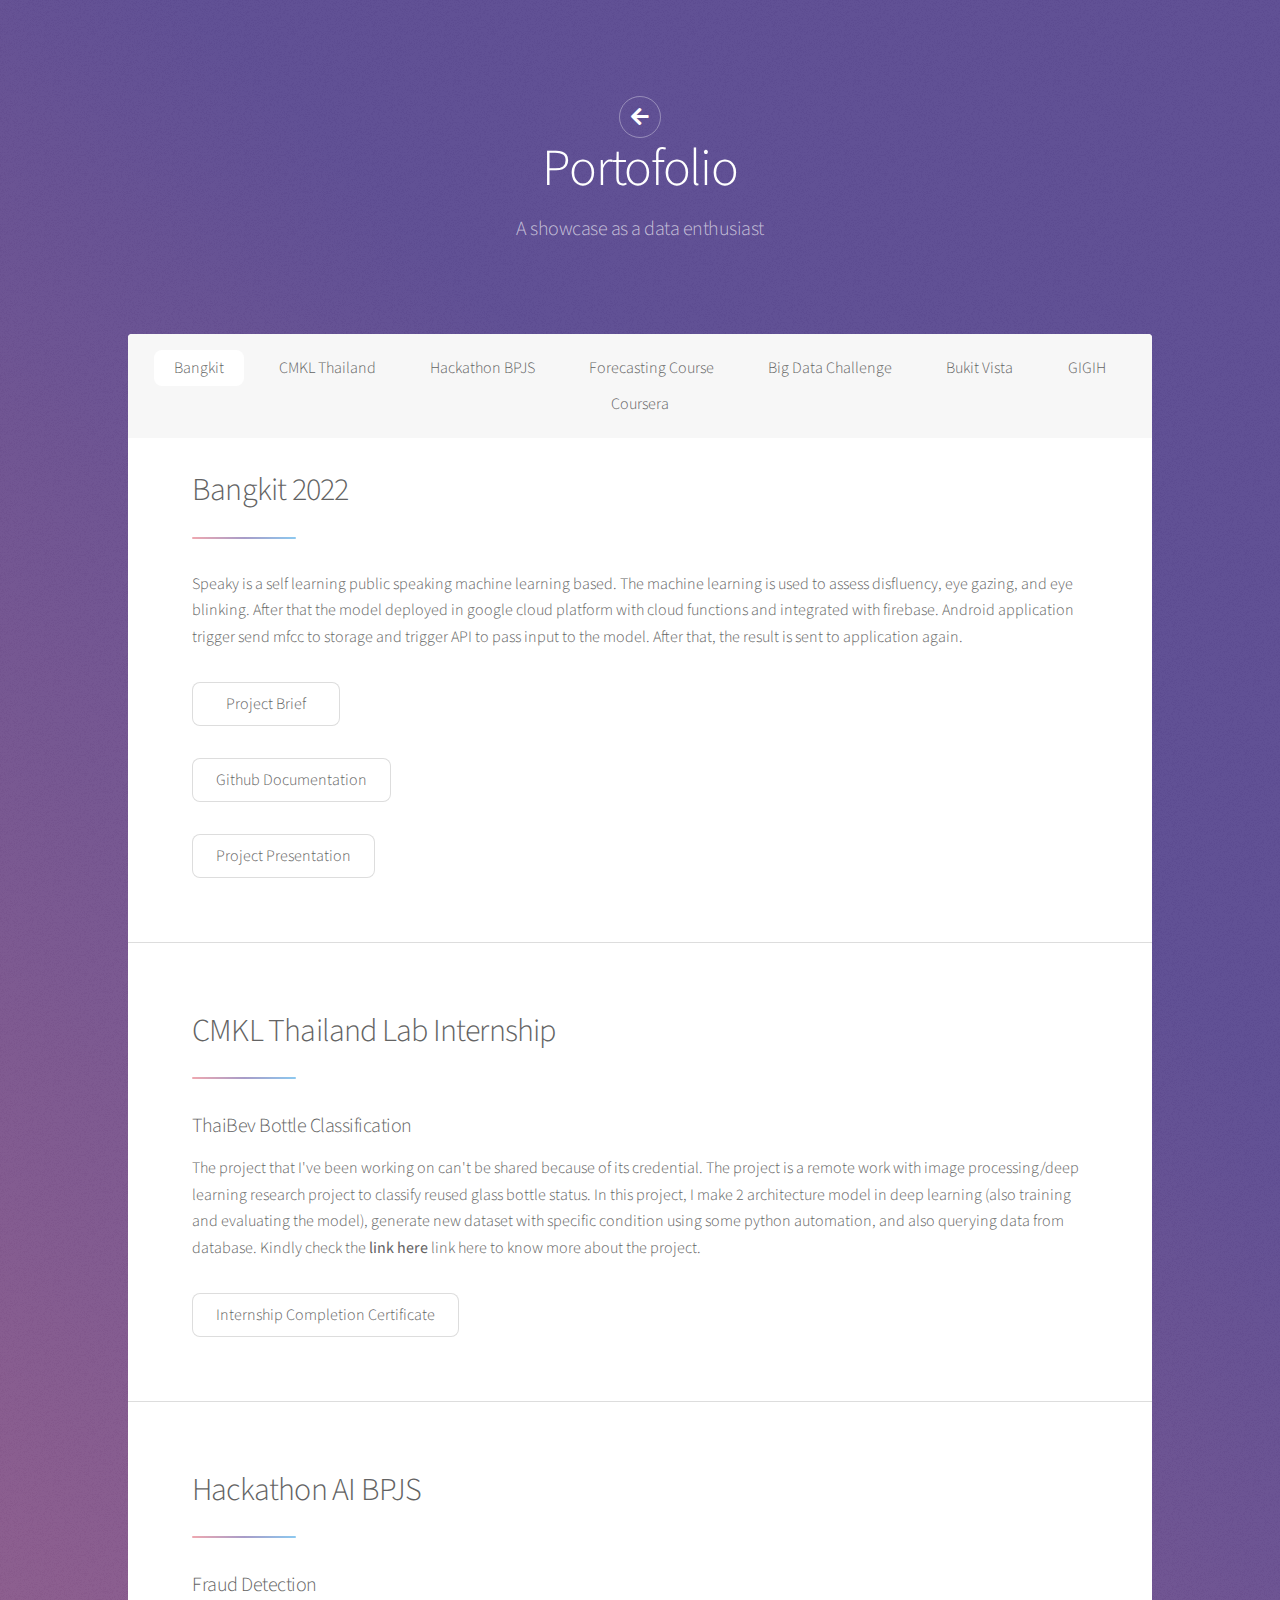
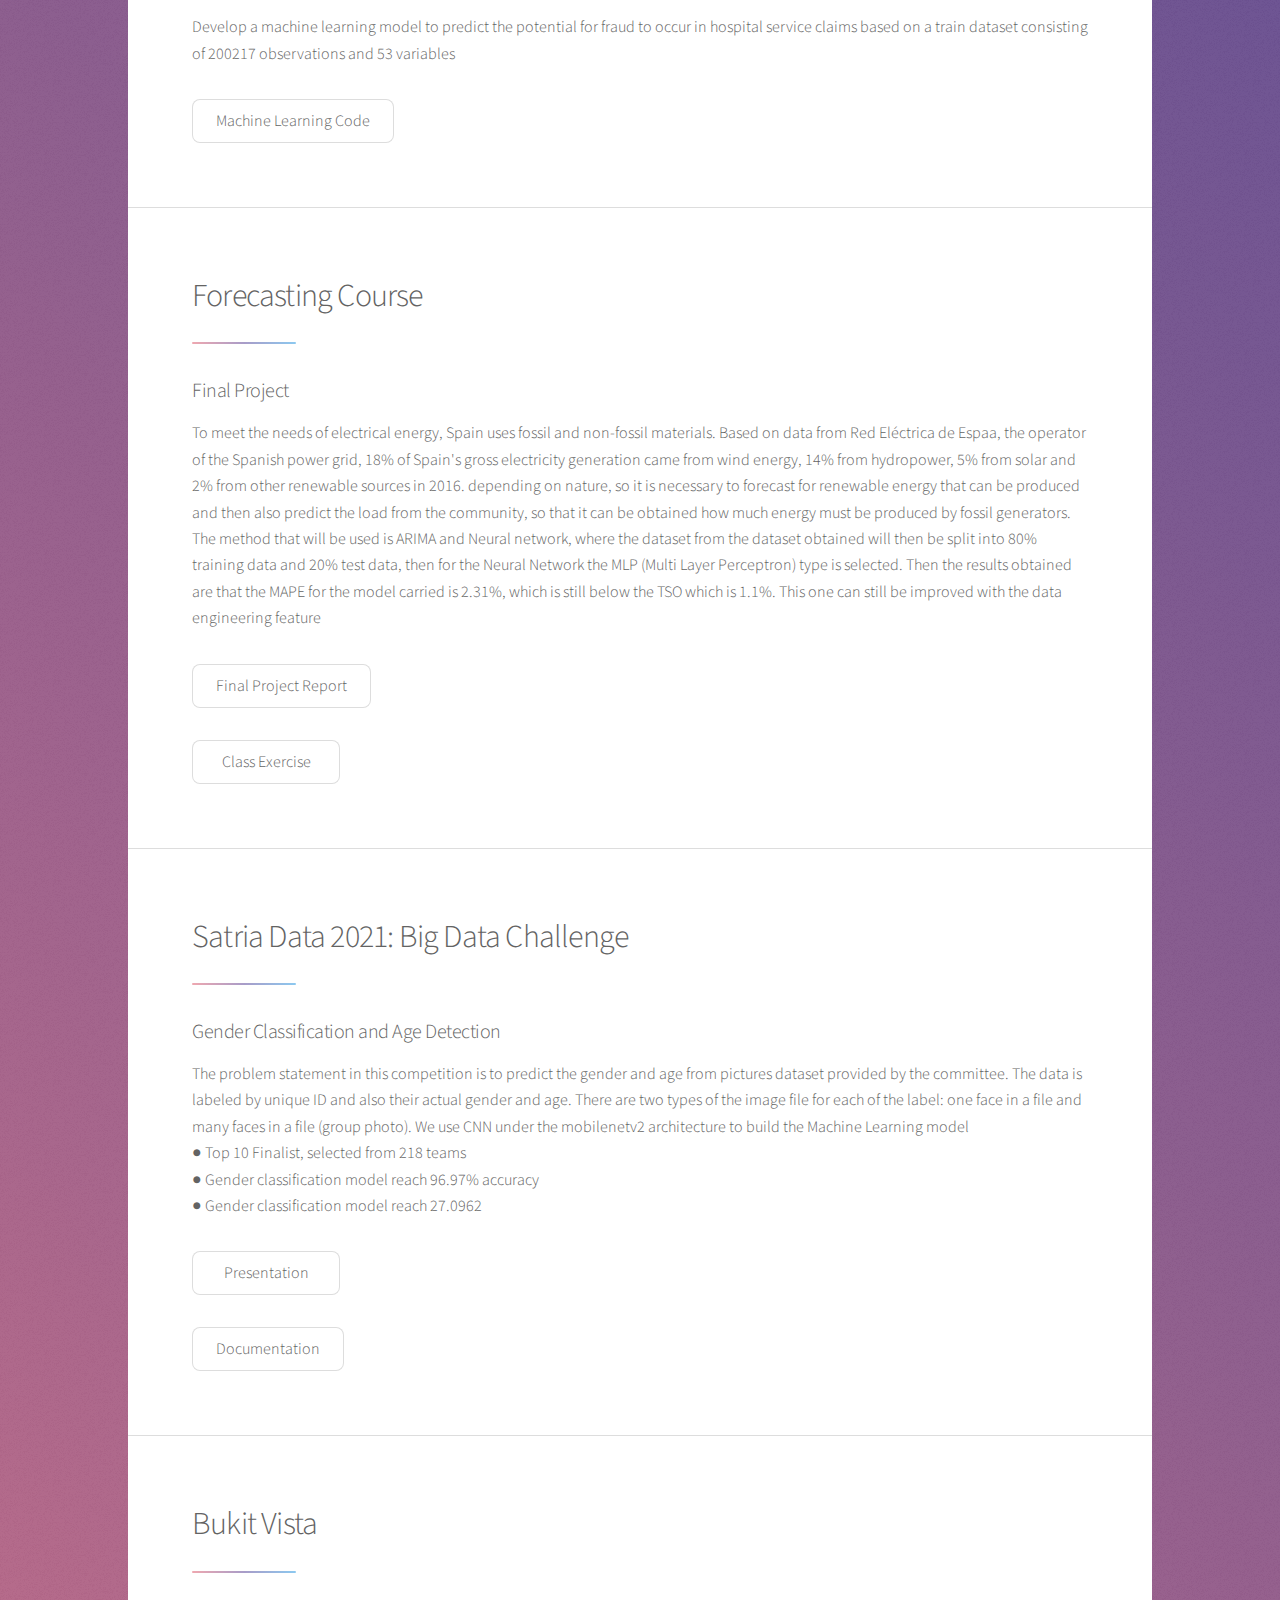
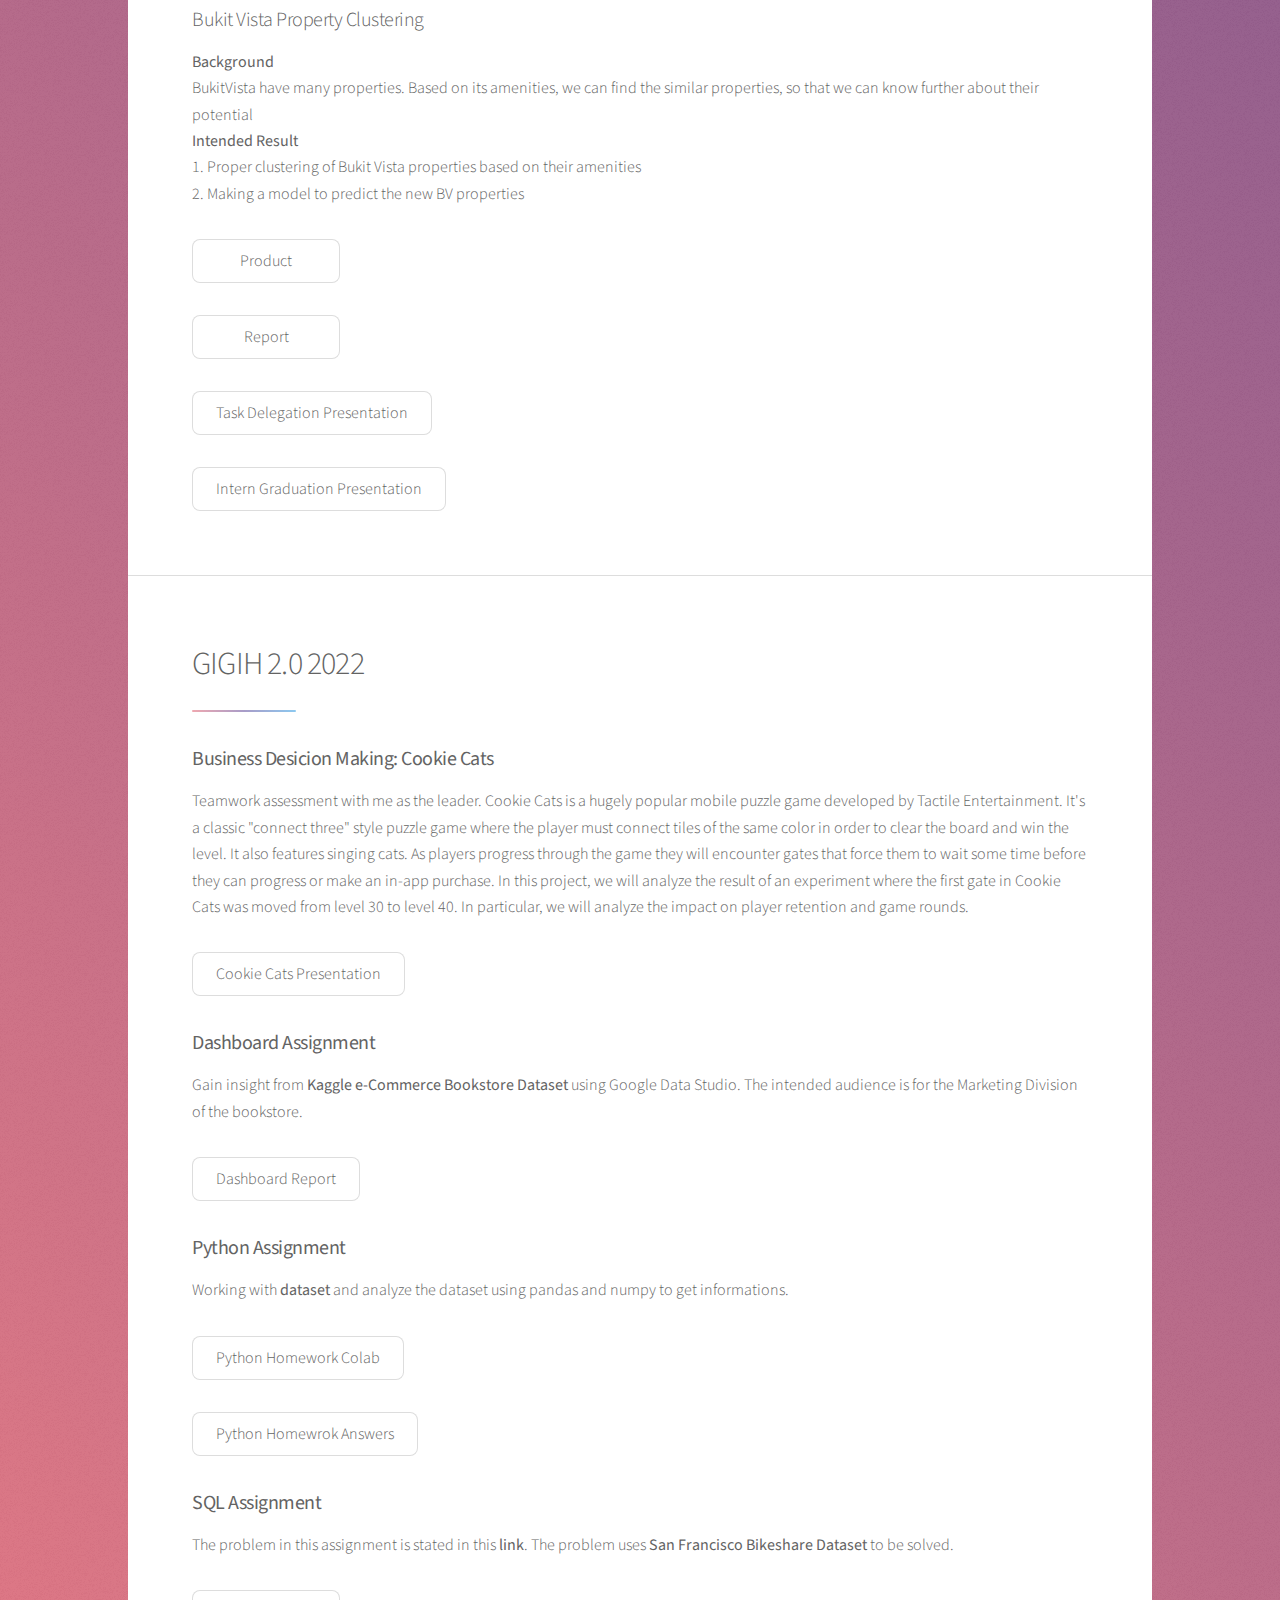
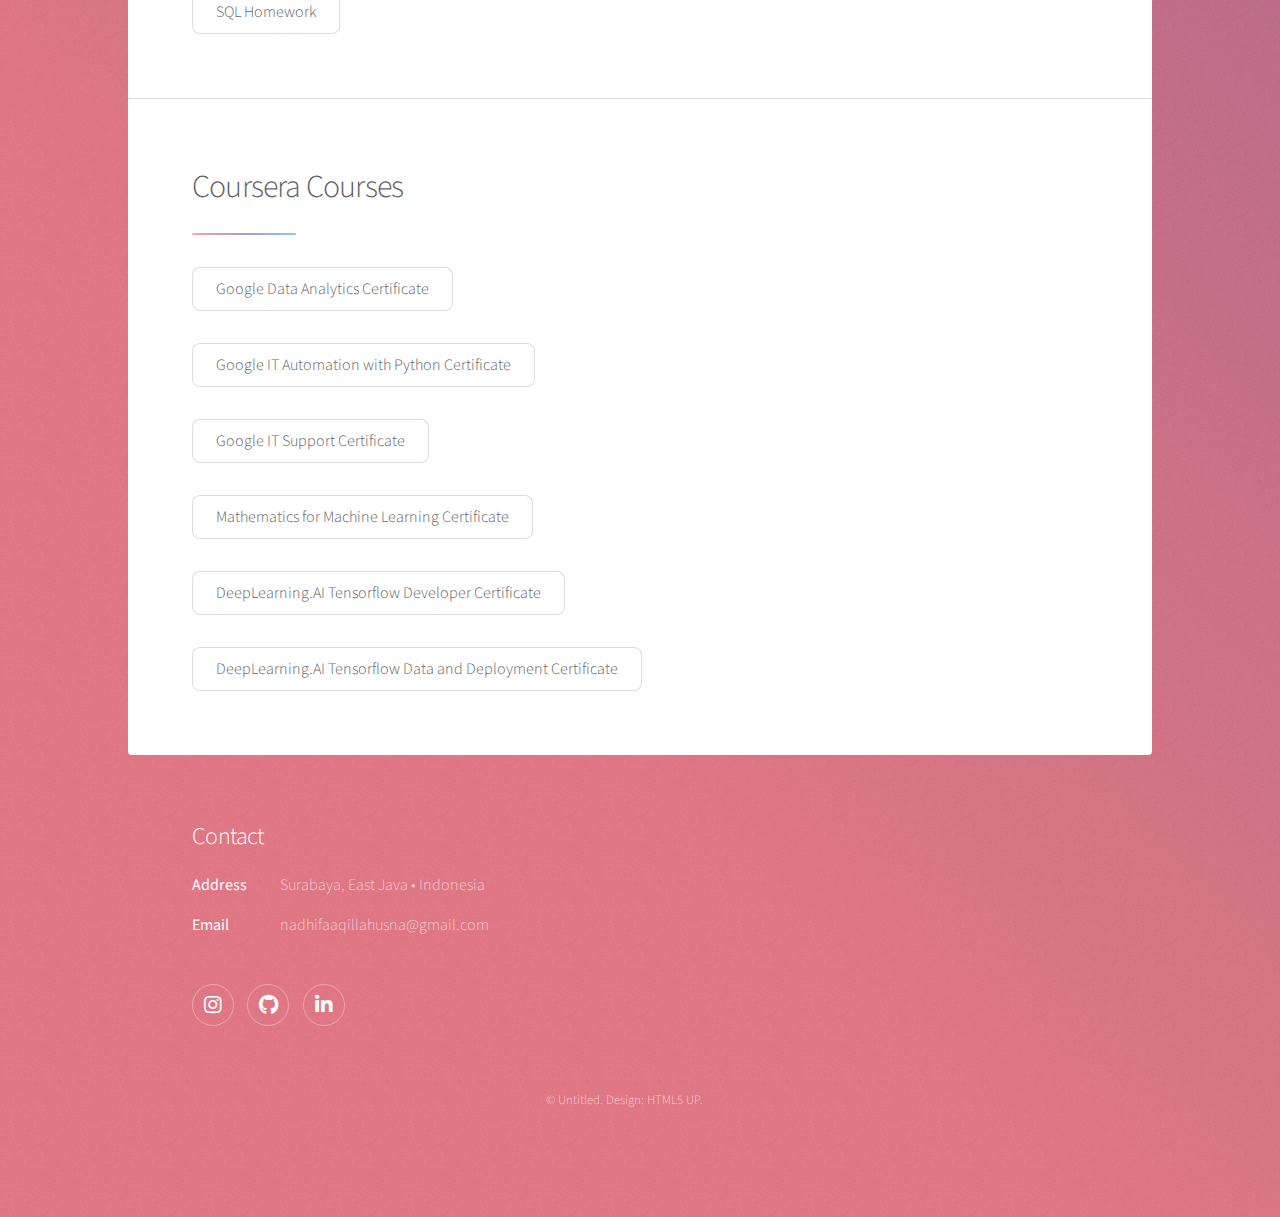
<file: projectexs.html>
<!DOCTYPE HTML>
<!--
	Stellar by HTML5 UP
	html5up.net | @ajlkn
	Free for personal and commercial use under the CCA 3.0 license (html5up.net/license)
-->
<html>
	<head>
		<title>Nadhifa's Portofolio</title>
		<meta charset="utf-8" />
		<meta name="viewport" content="width=device-width, initial-scale=1, user-scalable=no" />
		<link rel="stylesheet" href="assets/css/main.css" />
		<noscript><link rel="stylesheet" href="assets/css/noscript.css" /></noscript>
	</head>
	<body class="is-preload">

		<!-- Wrapper -->
			<div id="wrapper">

				<!-- Header -->
					<header id="header" class="alt">
					<a href="index.html" class="icon solid fa-arrow-left alt"> <span class="label">Back</span></a>
					<h1>Portofolio</h1>
					<p> A showcase as a data enthusiast <br />
					<!-- <a href="https://linkedin.com/in/nadhifaaqilla"> Linkedin </a> <br />
					<a href="https://github.com/nadhifaah"> Github </a> -->
				</p>
				</header>

				<!-- Nav -->
					<nav id="nav">
						<ul>
							<li><a href="#first" class="active">Bangkit</a></li>
							<li><a href="#second">CMKL Thailand</a></li>
							<li><a href="#third">Hackathon BPJS</a></li>
							<li><a href="#fourth">Forecasting Course</a></li>
							<li><a href="#bdc">Big Data Challenge</a></li>
							<li><a href="#fifth">Bukit Vista</a></li>
							<li><a href="#sixth">GIGIH</a></li>
							<li><a href="#seventh">Coursera</a></li>
						</ul>
					</nav>

				<!-- Main -->
					<div id="main">

						<!-- Introduction -->
							<section id="first" class="main">
								<div class="spotlight">
									<div class="content">
										<header class="major">
											<h2>Bangkit 2022</h2>
										</header>
										<p>
											Speaky is a self learning public speaking machine learning based. 
											The machine learning is used to assess disfluency, eye gazing, and eye blinking. 
											After that the model deployed in google cloud platform with cloud functions and integrated with firebase. 
											Android application trigger send mfcc to storage and trigger API to pass input to the model. 
											After that, the result is sent to application again.
										</p>
										<ul class="actions">
											<li><a href="https://docs.google.com/document/d/1csAdSejmJ_dsFpB-BQAqF7VYxE2tP4cLqvSfER_zXIM/edit" class="button">Project Brief</a></li>
										</ul>
										<ul class="actions">
											<li><a href="https://github.com/muhammadanjothosatru/speakyproject" class="button">Github Documentation</a></li>
										</ul>
										<ul class="actions">
											<li><a href="https://drive.google.com/file/d/1oMC8hrFpHm_cnWj44jxFAlcgEH7SWExY/view?usp=sharing" class="button">Project Presentation</a></li>
										</ul>

									</div>
									
								</div>
							</section>

						<!-- Second Section: CMKL Thailand -->
						<section id="second" class="main">
							<div class="spotlight">
								<div class="content">
									<header class="major">
										<h2>CMKL Thailand Lab Internship</h2>
									</header>

									<p>
										<h3> ThaiBev Bottle Classification</h3>
										The project that I've been working on can't be shared because of its credential.
										The project is a remote work with image processing/deep learning research project to classify reused glass bottle status. In this project, I make 2 architecture model in deep learning (also training and evaluating the model), generate new dataset with specific condition using some python automation, and also querying data from database. 
										Kindly check the <a href="https://www.cmkl.ac.th/project/thaibev-automation-of-bottle-screening-for-recycling" > <b>link here</b> </a> link here to know more about the project. 
									</p>

									<ul class="actions">
										<li><a href="https://drive.google.com/file/d/15DzUlqGAUJdzIS-CbwMVecH4Mjo7NnjB/view?usp=sharing" class="button">Internship Completion Certificate</a></li>
									</ul>
									

								</div>
								
							</div>
						</section>

						<!-- Third Section: BPJS Course -->
						<section id="third" class="main">
							<div class="spotlight">
								<div class="content">
									<header class="major">
										<h2>Hackathon AI BPJS</h2>
							
									</header>
									<p>
										<h3>Fraud Detection</h3>
										Develop a machine learning model to predict the potential for fraud to occur in 
										hospital service claims based on a train dataset consisting of 200217 observations and 53 variables </p>
									<ul class="actions">
										<li><a href="https://drive.google.com/file/d/1kDkKyK8xHE25vKMHPGy5alaOjEGSjIlm/view?usp=sharing" class="button">Machine Learning Code</a></li>
									</ul>

								</div>
								
							</div>
						</section>

						<!-- Fourth Section: Forecasting Course -->
						<section id="fourth" class="main">
							<div class="spotlight">
								<div class="content">
									<header class="major">
										<h2>Forecasting Course</h2>
									</header>
									<h3> Final Project</h3>
									<p>To meet the needs of electrical energy, Spain uses fossil and non-fossil materials. Based on data from Red 
										Eléctrica de Espaa, the operator of the Spanish power grid, 18% of Spain's gross electricity generation came from wind 
										energy, 14% from hydropower, 5% from solar and 2% from other renewable sources in 2016. depending on nature, so 
										it is necessary to forecast for renewable energy that can be produced and then also predict the load from the community, 
										so that it can be obtained how much energy must be produced by fossil generators. The method that will be used is 
										ARIMA and Neural network, where the dataset from the dataset obtained will then be split into 80% training data and 
										20% test data, then for the Neural Network the MLP (Multi Layer Perceptron) type is selected. Then the results obtained 
										are that the MAPE for the model carried is 2.31%, which is still below the TSO which is 1.1%. This one can still be 
										improved with the data engineering feature</p>
									<ul class="actions">
										<li><a href="https://drive.google.com/file/d/1-yzIozaZtPAFQ6U58f2n7_In1HqRzyz1/view?usp=sharing" class="button">Final Project Report</a></li>
									</ul>

									<ul class="actions">
										<li><a href="https://drive.google.com/drive/folders/1QBg0F4ca_QfGs8Xsv3RdKonOt7D8D0dl?usp=sharing" class="button">Class Exercise</a></li>
									</ul>

								</div>
								
							</div>
						</section>

						<!-- Fourth Section: BDC -->
						<section id="bdc" class="main">
							<div class="spotlight">
								<div class="content">
									<header class="major">
										<h2>Satria Data 2021: Big Data Challenge</h2>
									</header>
									<h3>Gender Classification and Age Detection</h3>
									<p>
									The problem statement in this competition is to predict the gender and age from pictures dataset provided by the committee. 
									The data is labeled by unique ID and also their actual gender and age. 
									There are two types of the image file for each of the label: one face in a file and many faces in a file (group photo). 
									We use CNN under the mobilenetv2 architecture to build the Machine Learning model </br>
										● Top 10 Finalist, selected from 218 teams </br>
										● Gender classification model reach 96.97% accuracy</br>
										● Gender classification model reach 27.0962</br>
									</p>
									<ul class="actions">
										<li><a href="https://drive.google.com/file/d/1HSeB0nuynHwBhg0t8ex4YSc-E2_kCFek/view?usp=sharing" class="button">Presentation</a></li>
									</ul>
									<ul class="actions">
										<li><a href="https://github.com/IrfanChairurrachman/BDC" class="button">Documentation</a></li>
									</ul>
									
								</div>
								
							</div>
						</section>

						<!-- Fifth Section -->
						<section id="fifth" class="main">
							<div class="spotlight">
								<div class="content">
									<header class="major">
										<h2>Bukit Vista</h2>
									</header>
									<h3>Bukit Vista Property Clustering</h3>
									<p>
										<b>Background</b></br>
										BukitVista have many properties. Based on its amenities, we can find the similar properties, 
										so that we can know further about their potential </br>
										<b>Intended Result</b></br>
										1. Proper clustering of Bukit Vista properties based on their amenities</br>
										2. Making a model to predict the new BV properties
									</p>
									<ul class="actions">
										<li><a href="https://colab.research.google.com/drive/1yolDOVX4zF9cm83a7X1voTZ2RARMcJ4S#scrollTo=ViBcqmoTY6ms&forceEdit=true&sandboxMode=true" class="button">Product</a></li>
									</ul>
									<ul class="actions">
										<li><a href="https://drive.google.com/file/d/13rWskPkLWT7E9WJP4p-1nmyQ6QOHCeOq/view?usp=sharing" class="button">Report</a></li>
									</ul>
									<ul class="actions">
										<li><a href="https://drive.google.com/file/d/1MWYWUv2dnqk4E5JQULHKM9USSXMrtqg0/view?usp=sharing" class="button">Task Delegation Presentation</a></li>
									</ul>
									<ul class="actions">
										<li><a href="https://drive.google.com/file/d/13qP2tp3N-xm5GwarEYkTmg50AdWUw8Mn/view?usp=sharing" class="button">Intern Graduation Presentation</a></li>
									</ul>
								</div>
								
							</div>
						</section>

						<!-- Sixth Section -->
						<!-- Cookie Cats -->
						<section id="sixth" class="main">
							<div class="spotlight">
								<div class="content">
									<header class="major">
										<h2>GIGIH 2.0 2022</h2>
									</header>

									<h3><b>Business Desicion Making: Cookie Cats</b></h3>
									<p>Teamwork assessment with me as the leader. Cookie Cats is a hugely popular mobile puzzle game developed by Tactile Entertainment. It's a classic "connect three" style puzzle game where the player must connect tiles of the same color in order to clear the board and win the level. It also features singing cats.
										As players progress through the game they will encounter gates that force them to wait some time before they can progress or make an in-app purchase. In this project, we will analyze the result of an experiment where the first gate in Cookie Cats was moved from level 30 to level 40. In particular, we will analyze the impact on player retention and game rounds.
										</p>
									<ul class="actions">
										<li><a href="https://drive.google.com/file/d/1QL1FT05_tIFD3fXfMkM7VH-DZgxjfjt4/view?usp=sharing" class="button">Cookie Cats Presentation</a></li>
									</ul>
									<h3><b>Dashboard Assignment</b></h3>
									<p>Gain insight from <b><a href="https://www.kaggle.com/datasets/mehmetemintastaban/ecommerce-bookstore-dataset/download">Kaggle e-Commerce Bookstore Dataset</a></b> using Google Data Studio.
										The intended audience is for the Marketing Division of the bookstore.  </p> 
									<ul class="actions">
										<li><a href="https://drive.google.com/file/d/11BQjkqAPRRp4eAShsAHC4UqsAru3NY6h/view?usp=sharing" class="button">Dashboard Report</a></li>
									</ul>
								
									<h3><b>Python Assignment</b></h3>
									<p>Working with <a href='https://www.dropbox.com/s/j68aiycniyvw7ns/superstore_orders.zip?dl=1'> <b>dataset</b></a> and analyze the dataset using pandas and numpy to get informations.</p>
									<ul class="actions">
										<li><a href="https://colab.research.google.com/drive/1Kg0cLLPIXvhOdm-0PiI28OOp2ZCzGYv7?usp=sharing" class="button">Python Homework Colab</a></li>
									</ul>
									<ul class="actions">
										<li><a href="https://colab.research.google.com/drive/1Kg0cLLPIXvhOdm-0PiI28OOp2ZCzGYv7?usp=sharing" class="button">Python Homewrok Answers</a></li>
									</ul>
									<h3><b>SQL Assignment</b></h3>
									<p>
										The problem in this assignment is stated in this <a href="https://drive.google.com/drive/folders/1PDXHZlb0Fk97VT7REAjYvoCuLvm0Niyk?usp=sharing"><b>link</b></a>. 
										The problem uses <a href="https://drive.google.com/drive/folders/1HwFoJftzPtgkbhDpoyQCYWeqvzCW0YcR?usp=sharing"><b>San Francisco Bikeshare Dataset</b></a> to be solved. 
									</p>
									<ul class="actions">
										<li><a href="https://drive.google.com/file/d/1YaTE3bX5x8FYM9CFOKoyZja3Wgje0XCR/view?usp=sharing" class="button">SQL Homework</a></li>
									</ul>

								</div>
								
							</div>
						</section>

						<!-- Seventh Section -->
						<!-- Course apa aja ya  -->
						<section id="seventh" class="main">
							<div class="spotlight">
								<div class="content">
									<header class="major">
										<h2>Coursera Courses</h2>
									</header>
									<!-- <p>An analytical and high curiosity person who earned a degree as a Certified Tensorflow Developer since 2021. 
										After participating in Bangkit 2021 and GIGIH 2.0, data is my daily menu. 
										The internships I took in data field are Research Assistant in the field of Deep Learning/Image Processing at CMKL University Thailand and Business Data Scientist Intern at Bukit Vista. 
										Currently, I do image processing research about food inspection topic for my bachelor thesis.</p> -->
									<ul class="actions">
										<li><a href="https://drive.google.com/file/d/1UxdHY-C5yfNTsDo1gby7tOcCXZ5g8YQk/view?usp=sharing" class="button">Google Data Analytics Certificate</a></li>
									</ul>
									<ul class="actions">
										<li><a href="https://drive.google.com/file/d/1p4lVtxftFklP6uOodsZcH26lZc_E0w9C/view?usp=sharing" class="button">Google IT Automation with Python Certificate</a></li>
									</ul>
									<ul class="actions">
										<li><a href="https://drive.google.com/file/d/1oiMao1vuYwGqOwhWiW6swvwvdAupnBfV/view?usp=sharing" class="button">Google IT Support Certificate</a></li>
									</ul>
									<ul class="actions">
										<li><a href="https://drive.google.com/file/d/1UVZd7N5bTvuUgDd7-i4sJPGYmUITDYlU/view?usp=sharing" class="button">Mathematics for Machine Learning Certificate</a></li>
									</ul>
									<ul class="actions">
										<li><a href="https://drive.google.com/file/d/12t8QPz5ORjAlT0sAQu_8pGKXDHe7NtNJ/view?usp=sharing" class="button">DeepLearning.AI Tensorflow Developer Certificate</a></li>
									</ul>
									<ul class="actions">
										<li><a href="https://drive.google.com/file/d/1t7GxoEcWQljaDseCULZeJlVwNRrANlld/view?usp=sharing" class="button">DeepLearning.AI Tensorflow Data and Deployment Certificate</a></li>
									</ul>

								</div>
								
							</div>
						</section>

					</div>

				<!-- Footer -->
					<footer id="footer">
						<!-- <section>
							<h2>Aliquam sed mauris</h2>
							<p>Sed lorem ipsum dolor sit amet et nullam consequat feugiat consequat magna adipiscing tempus etiam dolore veroeros. eget dapibus mauris. Cras aliquet, nisl ut viverra sollicitudin, ligula erat egestas velit, vitae tincidunt odio.</p>
							<ul class="actions">
								<li><a href="generic.html" class="button">Learn More</a></li>
							</ul>
						</section> -->
						<section>
							<h2>Contact</h2>
							<dl class="alt">
								<dt>Address</dt>
								<dd>Surabaya, East Java &bull; Indonesia</dd>
								<!-- <dt>Phone</dt> -->
								<!-- <dd>(000) 000-0000 x 0000</dd> -->
								<dt>Email</dt>
								<dd><a href="mailto:nadhifaaqillahusna@gmail.com">nadhifaaqillahusna@gmail.com</a></dd>
							</dl>
							<ul class="icons">
								<!-- <li><a href="#" class="icon brands fa-twitter alt"><span class="label">Twitter</span></a></li> -->
								<!-- <li><a href="#" class="icon brands fa-facebook-f alt"><span class="label">Facebook</span></a></li> -->
								<li><a href="https://instagram.com/nadhifa_ah" class="icon brands fa-instagram alt"><span class="label">Instagram</span></a></li>
								<li><a href="https://github.com/nadhifaah" class="icon brands fa-github alt"><span class="label">GitHub</span></a></li>
								<li><a href="https://linkedin.com/in/nadhifaaqilla" class="icon brands fa-linkedin-in alt"><span class="label">Dribbble</span></a></li>
							</ul>
						</section>
						<p class="copyright">&copy; Untitled. Design: <a href="https://html5up.net">HTML5 UP</a>.</p>
					</footer>

			</div>

		<!-- Scripts -->
			<script src="assets/js/jquery.min.js"></script>
			<script src="assets/js/jquery.scrollex.min.js"></script>
			<script src="assets/js/jquery.scrolly.min.js"></script>
			<script src="assets/js/browser.min.js"></script>
			<script src="assets/js/breakpoints.min.js"></script>
			<script src="assets/js/util.js"></script>
			<script src="assets/js/main.js"></script>

	</body>
</html>
</file>
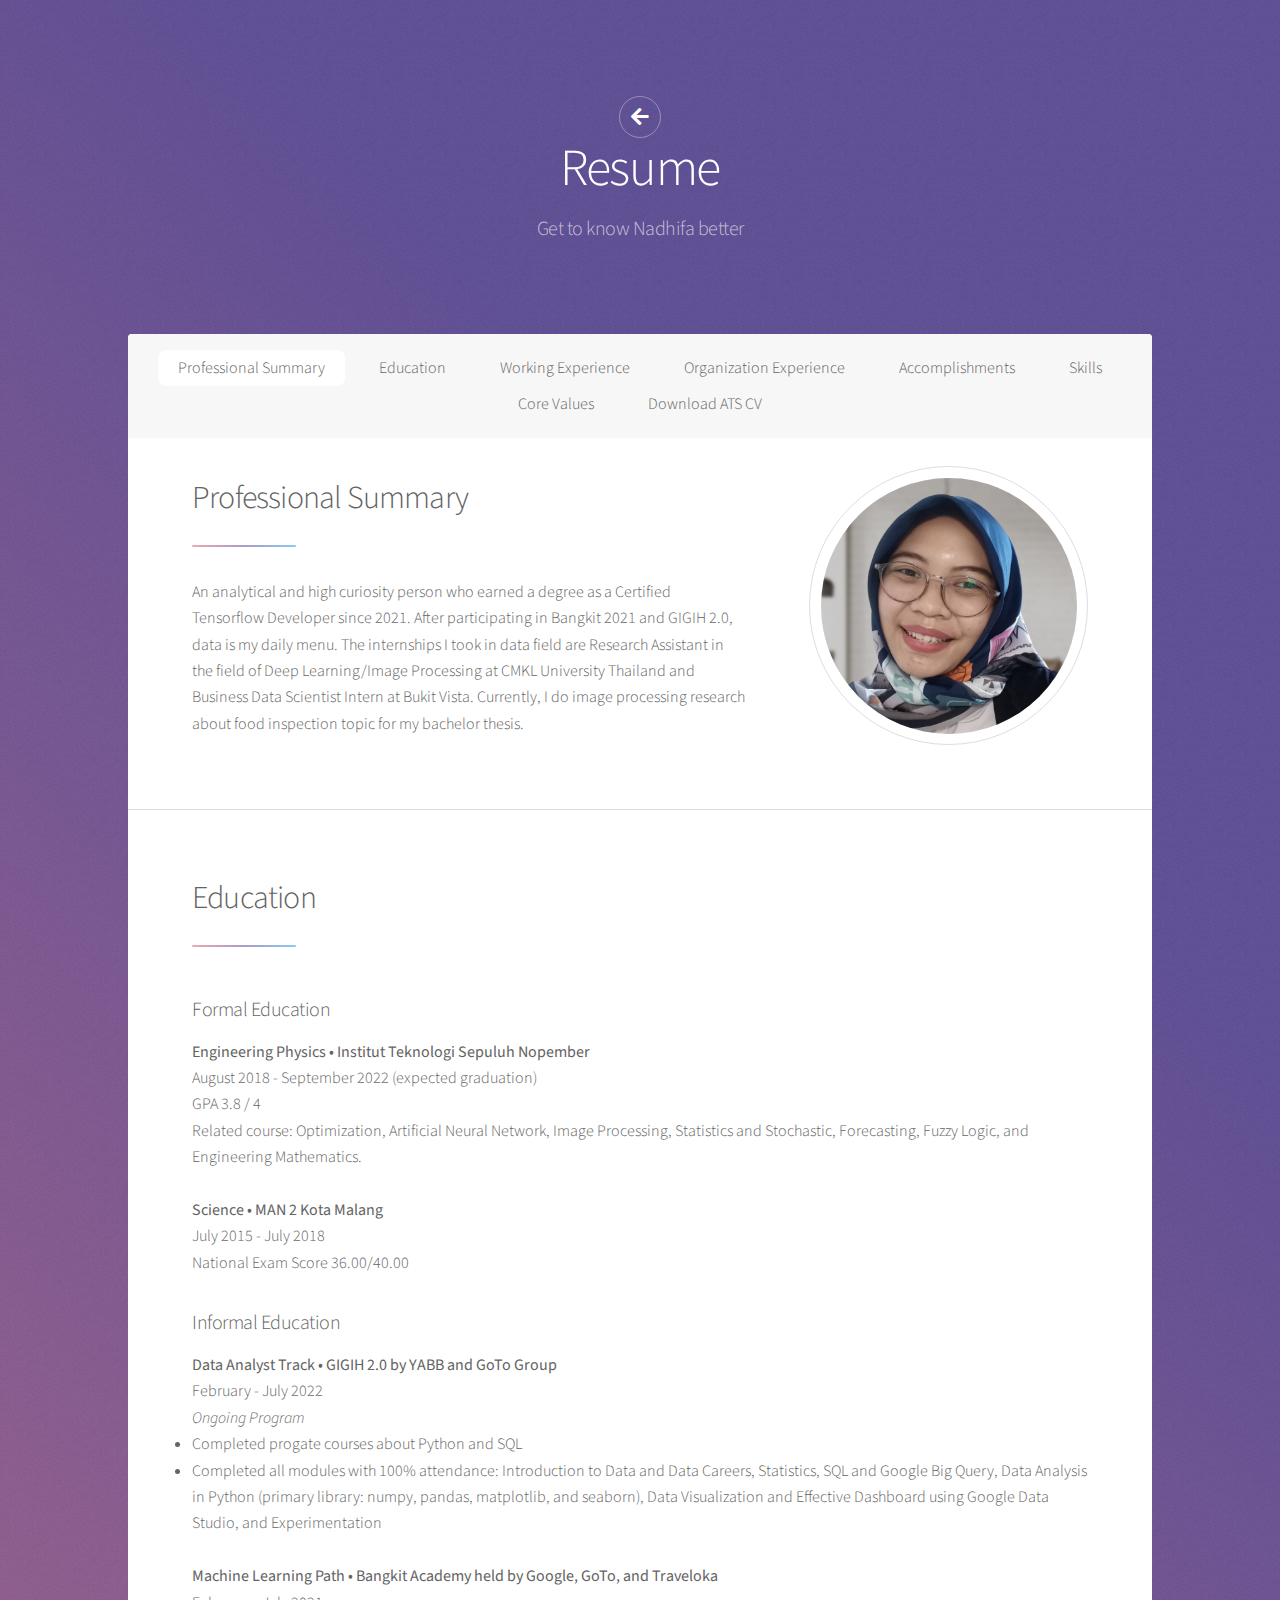
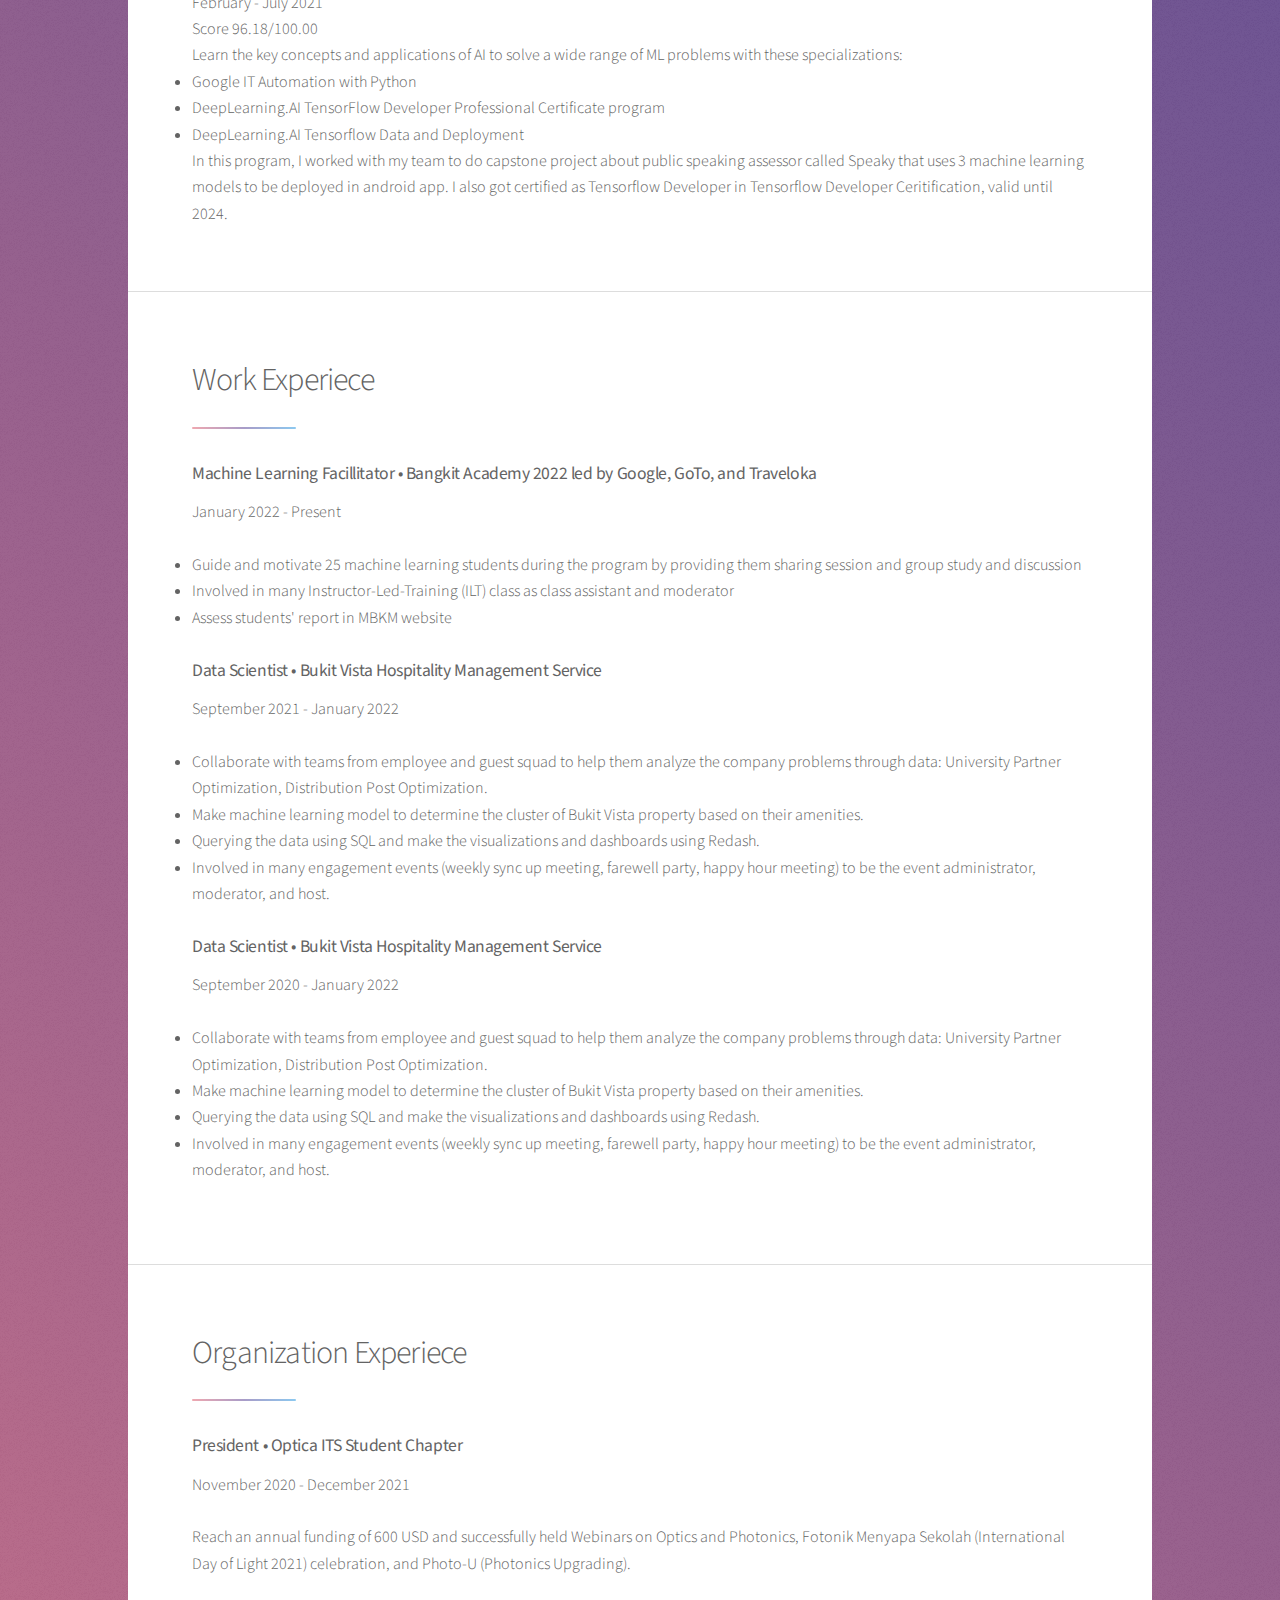
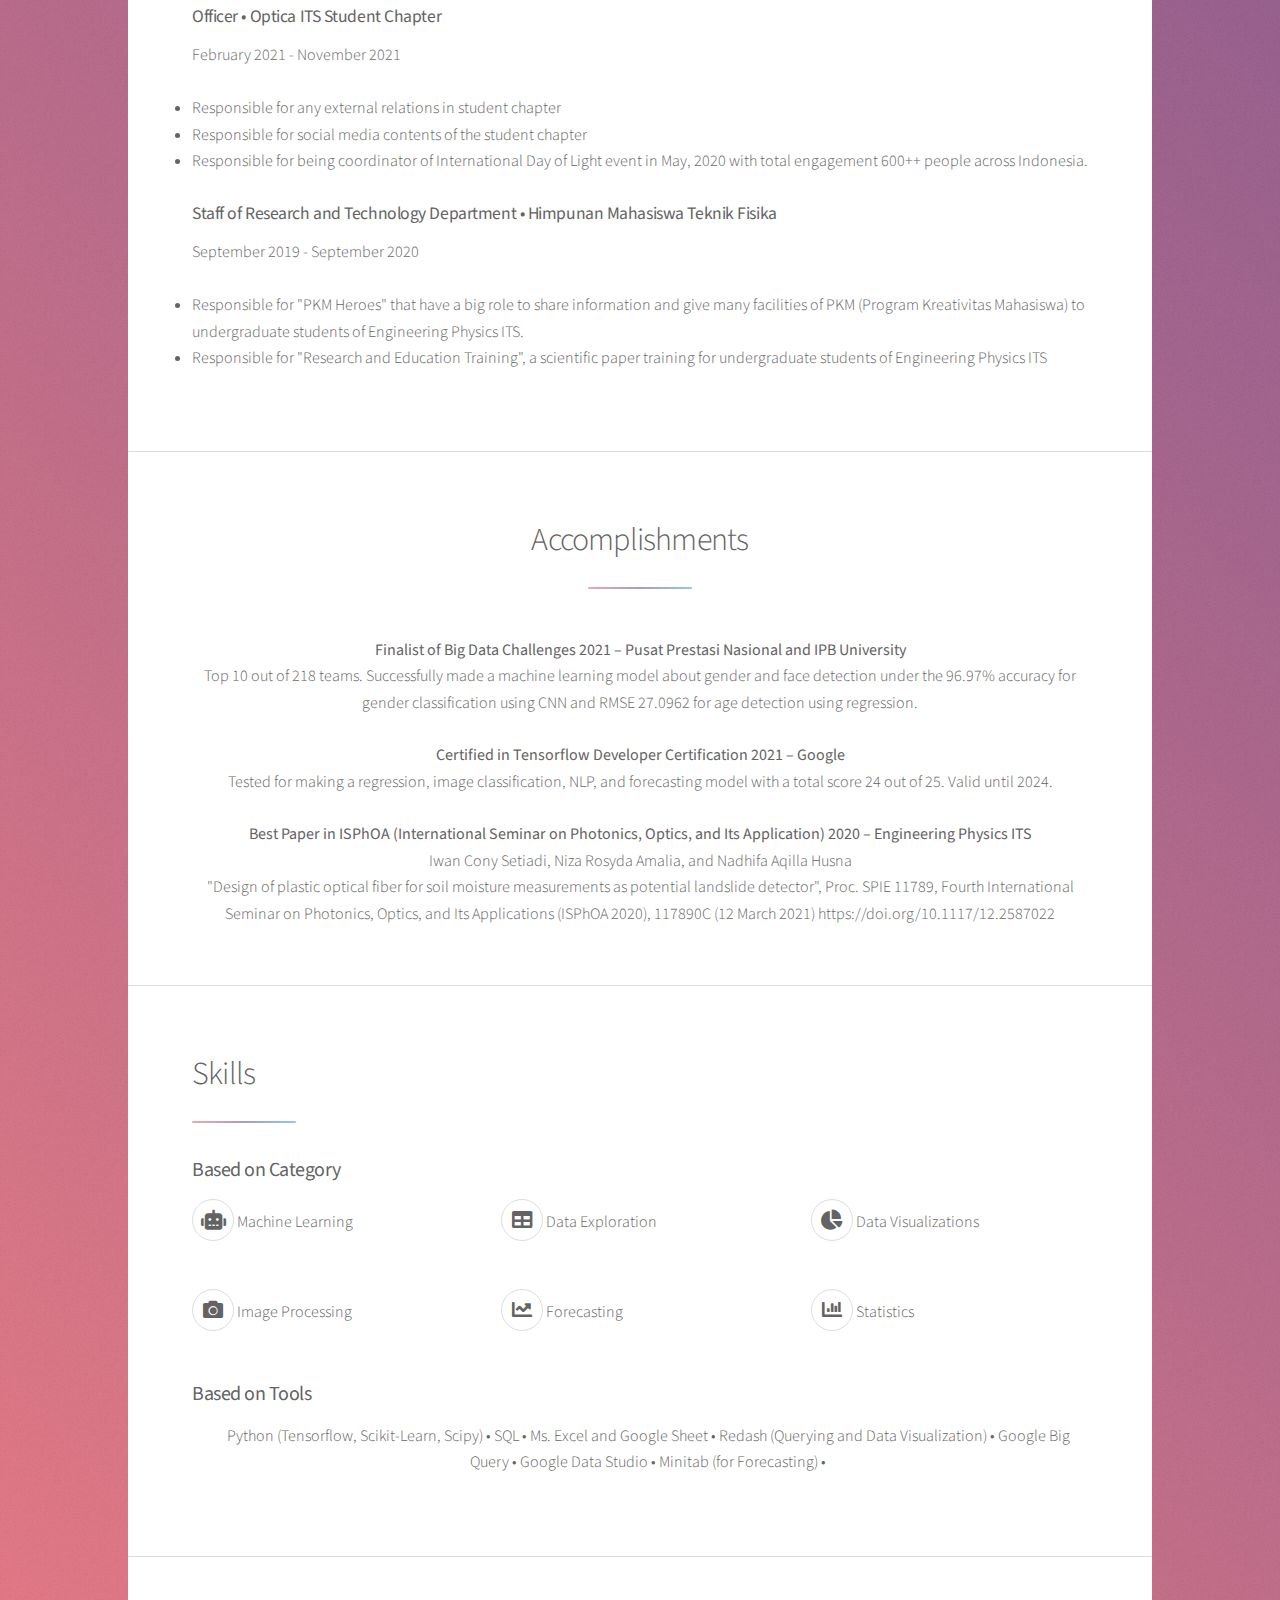
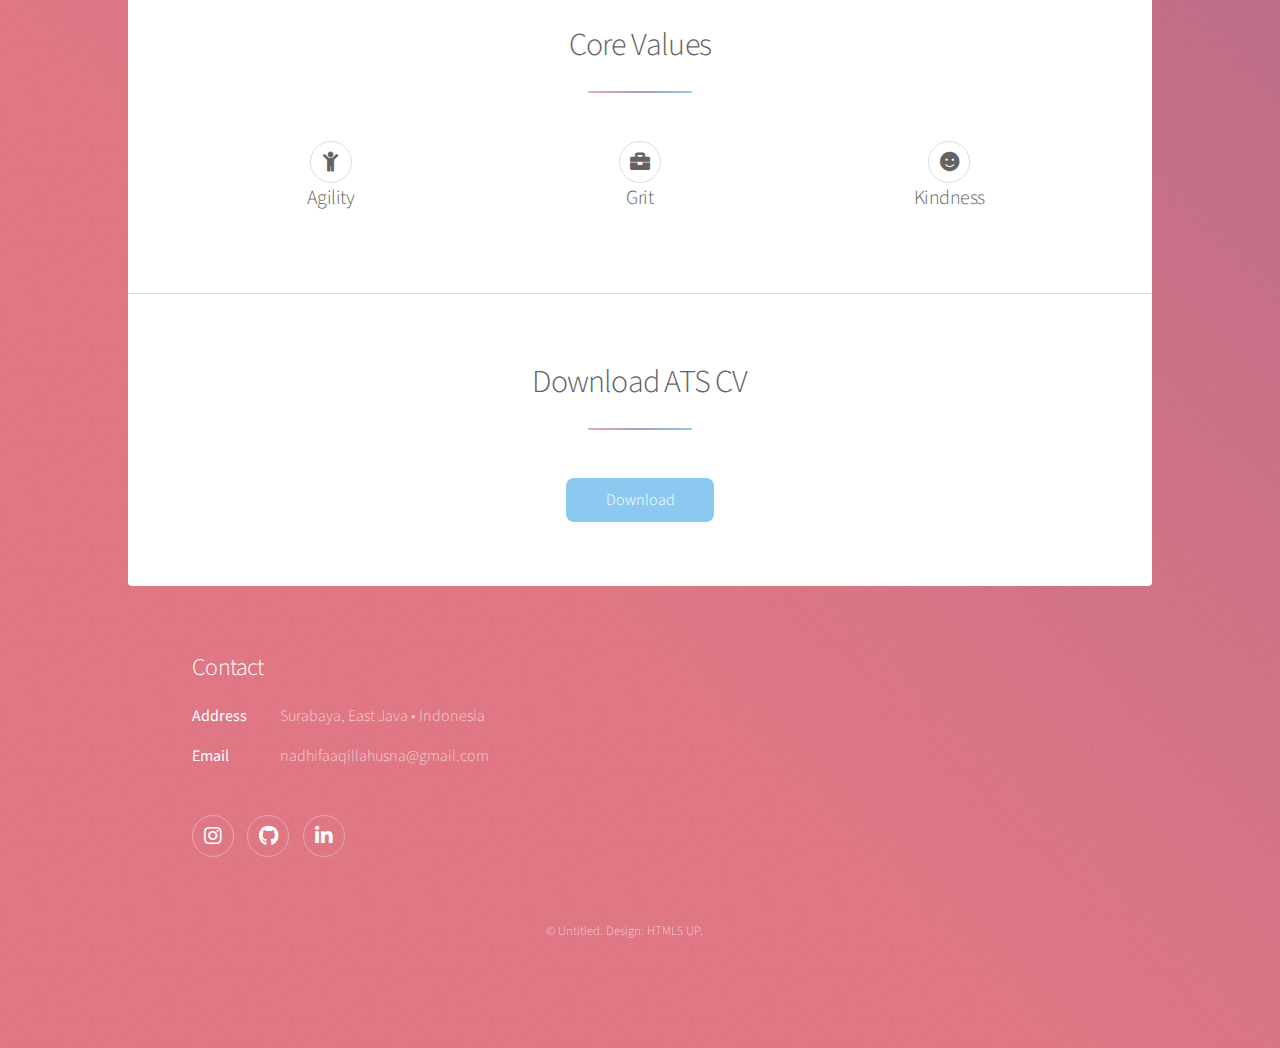
<file: resume.html>
<!DOCTYPE HTML>
<!--
	Stellar by HTML5 UP
	html5up.net | @ajlkn
	Free for personal and commercial use under the CCA 3.0 license (html5up.net/license)
-->
<html>
	<head>
		<title>Nadhifa's Resume</title>
		<meta charset="utf-8" />
		<meta name="viewport" content="width=device-width, initial-scale=1, user-scalable=no" />
		<link rel="stylesheet" href="assets/css/main.css" />
		<noscript><link rel="stylesheet" href="assets/css/noscript.css" /></noscript>
	</head>
	<style>
        .tab1 {
            tab-size: 2;
        }
  
        .tab2 {
            tab-size: 4;
        }
  
        .tab4 {
            tab-size: 8;
        }
    </style>
	<body class="is-preload">

		<!-- Wrapper -->
			<div id="wrapper">

				<!-- Header -->
					<header id="header" class="alt">
						<a href="index.html" class="icon solid fa-arrow-left alt"> <span class="label">Back</span></a>
						<h1>Resume</h1>
						<p> Get to know Nadhifa better <br />
						<!-- <a href="https://linkedin.com/in/nadhifaaqilla"> Linkedin </a> <br />
						<a href="https://github.com/nadhifaah"> Github </a> -->
					</p>
					</header>

				<!-- Nav -->
					<nav id="nav">
						<ul>
							<li><a href="#pro" class="active">Professional Summary</a></li>
							<li><a href="#edu">Education</a></li>
							<li><a href="#work">Working Experience</a></li>
							<li><a href="#org">Organization Experience</a></li>
							<li><a href="#acc">Accomplishments</a></li>
							<li><a href="#skill">Skills</a></li>
							<li><a href="#values">Core Values</a></li>
							<li><a href="#cta">Download ATS CV</a></li>
						</ul>
					</nav>

				<!-- Main -->
					<div id="main">

						<!-- Professional Summary -->
						<section id="pro" class="main">
							<div class="spotlight">
								<div class="content">
									<header class="major">
										<h2>Professional Summary</h2>
									</header>
									<p>An analytical and high curiosity person who earned a degree as a Certified Tensorflow Developer since 2021. 
										After participating in Bangkit 2021 and GIGIH 2.0, data is my daily menu. 
										The internships I took in data field are Research Assistant in the field of Deep Learning/Image Processing at CMKL University Thailand and Business Data Scientist Intern at Bukit Vista. 
										Currently, I do image processing research about food inspection topic for my bachelor thesis.</p>
									
								</div>
								<span class="image"><img src="images/pic01.jpg" alt="" /></span>
							</div>
						</section>
						
						<!-- Introduction -->
							<section id="edu" class="main">
								<div class="major">
									<div class="content">
										<header class="major">
											<h2>Education</h2>
										</header>

										<h3>Formal Education</h3>
										<dl class="alt">
											
											<b>Engineering Physics &bull; Institut Teknologi Sepuluh Nopember</b> </br>
											August 2018 - September 2022 (expected graduation) </br>
											GPA 3.8 / 4 </br>
											Related course: Optimization, Artificial Neural Network, Image Processing, 
											Statistics and Stochastic, Forecasting, Fuzzy Logic, and Engineering Mathematics. 
										</br>
									</br>
											<b> Science &bull; MAN 2 Kota Malang</b> </br>
											July 2015 - July 2018 </br>
											National Exam Score 36.00/40.00 </br>
											
										</dl>

										<h3>Informal Education</h3>
										<dl class="alt">
											
											<b> Data Analyst Track &bull; GIGIH 2.0 by YABB and GoTo Group</b> </br>
											February - July 2022 </br>
											<em>Ongoing Program</em> </br>
											<li>Completed progate courses about Python and SQL 

											</li>

											<li>
												Completed all modules with 100% attendance: Introduction to Data and Data Careers, 
												Statistics, SQL and Google Big Query, Data Analysis in Python 
												(primary library: numpy, pandas, matplotlib, and seaborn), 
												Data Visualization and Effective Dashboard using Google Data Studio, and Experimentation
											</li>

										</br>

											<b> Machine Learning Path &bull; Bangkit Academy held by Google, GoTo, and Traveloka</b> </br>
											February - July 2021 </br>
											Score 96.18/100.00 </br>
											
											Learn the key concepts and applications of AI to solve a wide range of ML problems with these specializations:

											<li>Google IT Automation with Python</li>
											<li>DeepLearning.AI TensorFlow Developer Professional Certificate program</li>
											<li>DeepLearning.AI Tensorflow Data and Deployment
											</li>
										
											In this program, I worked with my team to do capstone project about 
											public speaking assessor called Speaky that uses 3 machine learning models to be deployed in android app. 
											I also got certified as Tensorflow Developer in Tensorflow Developer Ceritification, valid until 2024.  
										</dl>


									</div>
									
								</div>
							</section>

						<!-- Work Experience Section -->
							<section id="work" class="main">
								<header class="major">
									<h2>Work Experiece</h2>
									
										<dl class="alt">

											<!-- Machine Learning Facil -->
											<h4> 
												<b>Machine Learning Facillitator &bull; Bangkit Academy 2022 led by Google, GoTo, and Traveloka</b></h4>
												January 2022 - Present</br> </br>
												<li>
													Guide and motivate 25 machine learning students during the program by providing them 
													sharing session and group study and discussion
												</li>
												<li>
													Involved in many Instructor-Led-Training (ILT) class as class assistant and moderator
												</li>
												<li>
													Assess students' report in MBKM website													
												</li>
																	
											</br>

											<!-- Bukit Vista -->

											<h4> 
											<b>Data Scientist &bull; Bukit Vista Hospitality Management Service</b></h4>
											September 2021 - January 2022</br> </br>
											<li>
												Collaborate with teams from employee and guest squad to help them analyze 
												the company problems through
												data: University Partner Optimization, Distribution Post Optimization.
											</li>
											<li>
												Make machine learning model to determine 
												the cluster of Bukit Vista property based on their amenities.
											</li>
											<li>
												Querying the data using SQL and make the visualizations and dashboards using Redash.
											</li>
											<li>
												Involved in many engagement events (weekly sync up meeting, farewell party, 
												happy hour meeting) to be the 
												event administrator, moderator, and host.
											</li>
					
										</br>
											
											<!-- Deep Learning CMKL University -->
											<h4> 
												<b>Data Scientist &bull; Bukit Vista Hospitality Management Service</b></h4>
												September 2020 - January 2022</br> </br>
												<li>
													Collaborate with teams from employee and guest squad to help them analyze 
													the company problems through
													data: University Partner Optimization, Distribution Post Optimization.
												</li>
												<li>
													Make machine learning model to determine 
													the cluster of Bukit Vista property based on their amenities.
												</li>
												<li>
													Querying the data using SQL and make the visualizations and dashboards using Redash.
												</li>
												<li>
													Involved in many engagement events (weekly sync up meeting, farewell party, 
													happy hour meeting) to be the 
													event administrator, moderator, and host.
												</li>
						
												

										</dl>

										
							</section>
						<!-- Organization Experience Section -->
						<section id="org" class="main">
							<header class="major">
								<h2>Organization Experiece</h2>
								<h4> 
									<b>President &bull; Optica ITS Student Chapter</b></h4>
									November 2020 - December 2021</br> </br>
									
									Reach an annual funding of 600 USD and successfully held Webinars on Optics and Photonics, 
									Fotonik Menyapa Sekolah (International Day of Light 2021) celebration, 
									and Photo-U (Photonics Upgrading).
									
								</br>
							</br>
									
									<h4> 
										<b>Officer &bull; Optica ITS Student Chapter</b></h4>
										February 2021 - November 2021</br> </br>
										<li>
											Responsible for any external relations in student chapter
										</li>
										<li>
											Responsible for social media contents of the student chapter
										</li>
										<li>
											Responsible for being coordinator of International Day of Light event in May, 2020
											with total engagement  600++ people across Indonesia.  
											
										</li>

									</br>
									
									<h4> 
										<b>Staff of Research and Technology Department &bull; Himpunan Mahasiswa Teknik Fisika</b></h4>
										September 2019 - September 2020</br> </br>
										<li>
											Responsible for "PKM Heroes" that have a big role to share information 
											and give many facilities of PKM (Program Kreativitas Mahasiswa) 
											to undergraduate students of Engineering Physics ITS.
										</li>
										<li>
											Responsible for "Research and Education Training", 
											a scientific paper training for undergraduate students 
											of Engineering Physics ITS
										</li>
										
							</header>
						</section>	

						<!-- Accomplishment Section -->
						<section id="acc" class="main special">
							<header class="major">
								<h2>Accomplishments</h2>
							</header>
						<b>Finalist of Big Data Challenges 2021 – Pusat Prestasi Nasional and IPB University</b>
						</br>
						Top 10 out of 218 teams. 
						Successfully made a machine learning model about gender and face detection under the 96.97% accuracy for gender classification 
						using CNN and RMSE 27.0962 for age detection using regression. 
						</br>
						</br>
						<b>Certified in Tensorflow Developer Certification 2021 –  Google</b>
						</br>
						Tested for making a regression, image classification, NLP, and forecasting model with a total score 24 out of 25. Valid until 2024.  
						</br>
						</br>
						<b>Best Paper in ISPhOA (International Seminar on Photonics, Optics, and Its Application) 2020 – Engineering Physics ITS</b>
						</br>
						Iwan Cony Setiadi, Niza Rosyda Amalia, and Nadhifa Aqilla Husna 
						</br>"Design of plastic optical fiber for soil moisture measurements as potential landslide detector", 
						Proc. SPIE 11789, Fourth International Seminar on Photonics, Optics, and Its Applications (ISPhOA 2020), 
						117890C (12 March 2021) https://doi.org/10.1117/12.2587022  
						</br>
						</br>

						</section>			
						
						<!-- Skill Section -->
						<section id="skill" class="main">
							<header class="major">
								<h2>Skills</h2>
								<h3>
									<strong>
										Based on Category
									</strong> 
								</h3>
							
							<ul class="features">
								<li>
									<span class="icon solid style3 fa-robot alt"></span>
									Machine Learning
									
								</li>
								<li>
									<span class="icon solid style3 fa-table alt"></span>
									Data Exploration
									
								</li>
								<li>
									<span class="icon solid style3 fa-chart-pie alt"></span>
									Data Visualizations
									
								</li>
								<li>
									<span class="icon solid style3 fa-camera alt"></span>
									Image Processing
								</li>

								<li>
									<span class="icon solid style3 fa-chart-line alt"></span>
									Forecasting
								</li>

								<li>
									<span class="icon solid style3 fa-chart-bar alt"></span>
									Statistics
								</li>


							</ul>	
								

								<h3>
									<strong>
										Based on Tools
									</strong>
									
								</h3>
							
							<ul class="main special">	
				
									<center>
										Python (Tensorflow, Scikit-Learn, Scipy) &bull; 								
										SQL &bull; 																											
										Ms. Excel and Google Sheet &bull;  
										Redash (Querying and Data Visualization) &bull; 
										Google Big Query &bull; 
										Google Data Studio &bull; 
										Minitab (for Forecasting) &bull; 
									</center>
																		
								
								</ul>
							</header>
						</section>


						<!-- Core Value Section -->
						<section id="values" class="main special">
							<header class="major">
								<h2>Core Values</h2>
							</header>
							<ul class="features">
								<li>
									<span class="icon solid style3 fa-child alt"></span>
									<h3>Agility</h3>
								</li>
								<li>
									<span class="icon solid style3 fa-briefcase alt"></span>
									<h3>Grit</h3>
								</li>
								<li>
									<span class="icon solid style3 fa-smile alt"></span>
									<h3>Kindness</h3>
								</li>
							</ul>
							
						</section>		


						<!-- Download ATS CV -->
							<section id="cta" class="main special">
								<header class="major">
									<h2>Download ATS CV</h2>
								</header>
								<footer class="major">
									<ul class="actions special">
										<li><a href="https://drive.google.com/file/d/1loihYw3IFXMeeIw8GBr_gjJ71HR6wgGS/view?usp=sharing" 
											class="button primary">Download</a></li>
									</ul>
								</footer>
							</section> 
						
					</div>

				<!-- Footer -->
					<footer id="footer">
						<!-- <section>
							<h2>Aliquam sed mauris</h2>
							<p>Sed lorem ipsum dolor sit amet et nullam consequat feugiat consequat magna adipiscing tempus etiam dolore veroeros. eget dapibus mauris. Cras aliquet, nisl ut viverra sollicitudin, ligula erat egestas velit, vitae tincidunt odio.</p>
							<ul class="actions">
								<li><a href="generic.html" class="button">Learn More</a></li>
							</ul>
						</section> -->
						<section>
							<h2>Contact</h2>
							<dl class="alt">
								<dt>Address</dt>
								<dd>Surabaya, East Java &bull; Indonesia</dd>
								<!-- <dt>Phone</dt> -->
								<!-- <dd>(000) 000-0000 x 0000</dd> -->
								<dt>Email</dt>
								<dd><a href="mailto:nadhifaaqillahusna@gmail.com">nadhifaaqillahusna@gmail.com</a></dd>
							</dl>
							<ul class="icons">
								<!-- <li><a href="#" class="icon brands fa-twitter alt"><span class="label">Twitter</span></a></li> -->
								<!-- <li><a href="#" class="icon brands fa-facebook-f alt"><span class="label">Facebook</span></a></li> -->
								<li><a href="https://instagram.com/nadhifa_ah" class="icon brands fa-instagram alt"><span class="label">Instagram</span></a></li>
								<li><a href="https://github.com/nadhifaah" class="icon brands fa-github alt"><span class="label">GitHub</span></a></li>
								<li><a href="https://linkedin.com/in/nadhifaaqilla" class="icon brands fa-linkedin-in alt"><span class="label">Dribbble</span></a></li>
							</ul>
						</section>
						<p class="copyright">&copy; Untitled. Design: <a href="https://html5up.net">HTML5 UP</a>.</p>
					</footer>

			</div>

		<!-- Scripts -->
			<script src="assets/js/jquery.min.js"></script>
			<script src="assets/js/jquery.scrollex.min.js"></script>
			<script src="assets/js/jquery.scrolly.min.js"></script>
			<script src="assets/js/browser.min.js"></script>
			<script src="assets/js/breakpoints.min.js"></script>
			<script src="assets/js/util.js"></script>
			<script src="assets/js/main.js"></script>

	</body>
</html>
</file>
<file: assets/css/noscript.css>
/*
	Stellar by HTML5 UP
	html5up.net | @ajlkn
	Free for personal and commercial use under the CCA 3.0 license (html5up.net/license)
*/

/* Header */

	body.is-preload #header.alt > * {
		opacity: 1;
	}

	body.is-preload #header.alt .logo {
		-moz-transform: none;
		-webkit-transform: none;
		-ms-transform: none;
		transform: none;
	}
</file>
<file: assets/css/main.css>
@import url(fontawesome-all.min.css);
@import 'https://fonts.googleapis.com/css?family=Source+Sans+Pro:300,400';

/*
	Stellar by HTML5 UP
	html5up.net | @ajlkn
	Free for personal and commercial use under the CCA 3.0 license (html5up.net/license)
*/

html, body, div, span, applet, object,
iframe, h1, h2, h3, h4, h5, h6, p, blockquote,
pre, a, a1, abbr, acronym, address, big, cite,
code, del, dfn, em, img, ins, kbd, q, s, samp,
small, strike, strong, sub, sup, tt, var, b,
u, i, center, dl, dt, dd, ol, ul, li, fieldset,
form, label, legend, table, caption, tbody,
tfoot, thead, tr, th, td, article, aside,
canvas, details, embed, figure, figcaption,
footer, header, hgroup, menu, nav, output, ruby,
section, summary, time, mark, audio, video {
	margin: 0;
	padding: 0;
	border: 0;
	font-size: 100%;
	font: inherit;
	vertical-align: baseline;}

article, aside, details, figcaption, figure,
footer, header, hgroup, menu, nav, section {
	display: block;}

body {
	line-height: 1;
}

ol, ul {
	list-style: none;
}

blockquote, q {
	quotes: none;
}

	blockquote:before, blockquote:after, q:before, q:after {
		content: '';
		content: none;
	}

table {
	border-collapse: collapse;
	border-spacing: 0;
}

body {
	-webkit-text-size-adjust: none;
}

mark {
	background-color: transparent;
	color: inherit;
}

input::-moz-focus-inner {
	border: 0;
	padding: 0;
}

input, select, textarea {
	-moz-appearance: none;
	-webkit-appearance: none;
	-ms-appearance: none;
	appearance: none;
}

/* Basic */

	@-ms-viewport {
		width: device-width;
	}

	body {
		-ms-overflow-style: scrollbar;
	}

	@media screen and (max-width: 480px) {

		html, body {
			min-width: 320px;
		}

	}

	html {
		box-sizing: border-box;
	}

	*, *:before, *:after {
		box-sizing: inherit;
	}

	body {
		background-color: #935d8c;
		background-image: url("images/overlay.png"), -moz-linear-gradient(45deg, #e37682 15%, #5f4d93 85%);
		background-image: url("images/overlay.png"), -webkit-linear-gradient(45deg, #e37682 15%, #5f4d93 85%);
		background-image: url("images/overlay.png"), -ms-linear-gradient(45deg, #e37682 15%, #5f4d93 85%);
		background-image: url("images/overlay.png"), linear-gradient(45deg, #e37682 15%, #5f4d93 85%);
	}

		body.is-preload *, body.is-preload *:before, body.is-preload *:after {
			-moz-animation: none !important;
			-webkit-animation: none !important;
			-ms-animation: none !important;
			animation: none !important;
			-moz-transition: none !important;
			-webkit-transition: none !important;
			-ms-transition: none !important;
			transition: none !important;
		}

/* Type */

	body {
		background-color: #935d8c;
		color: rgba(255, 255, 255, 0.65);
	}

	body, input, select, textarea {
		font-family: "Source Sans Pro", Helvetica, sans-serif;
		font-size: 17pt;
		font-weight: 300;
		line-height: 1.65;
	}

		@media screen and (max-width: 1680px) {

			body, input, select, textarea {
				font-size: 14pt;
			}

		}

		@media screen and (max-width: 1280px) {

			body, input, select, textarea {
				font-size: 12pt;
			}

		}

		@media screen and (max-width: 360px) {

			body, input, select, textarea {
				font-size: 11pt;
			}

		}

	a {
		-moz-transition: color 0.2s ease, border-bottom 0.2s ease;
		-webkit-transition: color 0.2s ease, border-bottom 0.2s ease;
		-ms-transition: color 0.2s ease, border-bottom 0.2s ease;
		transition: color 0.2s ease, border-bottom 0.2s ease;
		text-decoration: none;
		border-bottom: transparent;
		color: inherit;
	}

		a:hover {
			border-bottom-color: transparent;
		}

	a1 {
		-moz-transition: color 0.2s ease, border-bottom 0.2s ease;
		-webkit-transition: color 0.2s ease, border-bottom 0.2s ease;
		-ms-transition: color 0.2s ease, border-bottom 0.2s ease;
		transition: color 0.2s ease, border-bottom 0.2s ease;
		text-decoration: none;
		border-bottom: dotted 1 px;
		color: inherit;
	}

		a1:hover {
			border-bottom-color: transparent;
		}

	strong, b {
		font-weight: 400;
	}

	em, i {
		font-style: italic;
	}

	p {
		margin: 0 0 2em 0;
	}

		p.content {
			-moz-columns: 20em 2;
			-webkit-columns: 20em 2;
			-ms-columns: 20em 2;
			columns: 20em 2;
			-moz-column-gap: 2em;
			-webkit-column-gap: 2em;
			-ms-column-gap: 2em;
			column-gap: 2em;
			text-align: justify;
		}

	h1, h2, h3, h4, h5, h6 {
		font-weight: 300;
		line-height: 1.5;
		margin: 0 0 0.7em 0;
		letter-spacing: -0.025em;
	}

		h1 a, h2 a, h3 a, h4 a, h5 a, h6 a {
			color: inherit;
			text-decoration: none;
		}

	h1 {
		font-size: 2.5em;
		line-height: 1.2;
	}

	h2 {
		font-size: 1.5em;
	}

	h3 {
		font-size: 1.25em;
	}

	h4 {
		font-size: 1.1em;
	}

	h5 {
		font-size: 0.9em;
	}

	h6 {
		font-size: 0.7em;
	}

	@media screen and (max-width: 736px) {

		h1 {
			font-size: 2em;
		}

	}

	sub {
		font-size: 0.8em;
		position: relative;
		top: 0.5em;
	}

	sup {
		font-size: 0.8em;
		position: relative;
		top: -0.5em;
	}

	blockquote {
		border-left: solid 4px;
		font-style: italic;
		margin: 0 0 2em 0;
		padding: 0.5em 0 0.5em 2em;
	}

	code {
		border-radius: 8px;
		border: solid 1px;
		font-family: "Courier New", monospace;
		font-size: 0.9em;
		margin: 0 0.25em;
		padding: 0.25em 0.65em;
	}

	pre {
		-webkit-overflow-scrolling: touch;
		font-family: "Courier New", monospace;
		font-size: 0.9em;
		margin: 0 0 2em 0;
	}

		pre code {
			display: block;
			line-height: 1.75;
			padding: 1em 1.5em;
			overflow-x: auto;
		}

	hr {
		border: 0;
		border-bottom: solid 1px;
		margin: 2em 0;
	}

		hr.major {
			margin: 3em 0;
		}

	.align-left {
		text-align: left;
	}

	.align-center {
		text-align: center;
	}

	.align-right {
		text-align: right;
	}

	input, select, textarea {
		color: #ffffff;
	}

	a:hover {
		color: #ffffff;
	}

	strong, b {
		color: #ffffff;
	}

	h1, h2, h3, h4, h5, h6 {
		color: #ffffff;
	}

	blockquote {
		border-left-color: rgba(255, 255, 255, 0.35);
	}

	code {
		background: rgba(255, 255, 255, 0.075);
		border-color: rgba(255, 255, 255, 0.35);
	}

	hr {
		border-bottom-color: rgba(255, 255, 255, 0.35);
	}

/* Row */

	.row {
		display: flex;
		flex-wrap: wrap;
		box-sizing: border-box;
		align-items: stretch;
	}

		.row > * {
			box-sizing: border-box;
		}

		.row.gtr-uniform > * > :last-child {
			margin-bottom: 0;
		}

		.row.aln-left {
			justify-content: flex-start;
		}

		.row.aln-center {
			justify-content: center;
		}

		.row.aln-right {
			justify-content: flex-end;
		}

		.row.aln-top {
			align-items: flex-start;
		}

		.row.aln-middle {
			align-items: center;
		}

		.row.aln-bottom {
			align-items: flex-end;
		}

		.row > .imp {
			order: -1;
		}

		.row > .col-1 {
			width: 8.33333%;
		}

		.row > .off-1 {
			margin-left: 8.33333%;
		}

		.row > .col-2 {
			width: 16.66667%;
		}

		.row > .off-2 {
			margin-left: 16.66667%;
		}

		.row > .col-3 {
			width: 25%;
		}

		.row > .off-3 {
			margin-left: 25%;
		}

		.row > .col-4 {
			width: 33.33333%;
		}

		.row > .off-4 {
			margin-left: 33.33333%;
		}

		.row > .col-5 {
			width: 41.66667%;
		}

		.row > .off-5 {
			margin-left: 41.66667%;
		}

		.row > .col-6 {
			width: 50%;
		}

		.row > .off-6 {
			margin-left: 50%;
		}

		.row > .col-7 {
			width: 58.33333%;
		}

		.row > .off-7 {
			margin-left: 58.33333%;
		}

		.row > .col-8 {
			width: 66.66667%;
		}

		.row > .off-8 {
			margin-left: 66.66667%;
		}

		.row > .col-9 {
			width: 75%;
		}

		.row > .off-9 {
			margin-left: 75%;
		}

		.row > .col-10 {
			width: 83.33333%;
		}

		.row > .off-10 {
			margin-left: 83.33333%;
		}

		.row > .col-11 {
			width: 91.66667%;
		}

		.row > .off-11 {
			margin-left: 91.66667%;
		}

		.row > .col-12 {
			width: 100%;
		}

		.row > .off-12 {
			margin-left: 100%;
		}

		.row.gtr-0 {
			margin-top: 0;
			margin-left: 0em;
		}

			.row.gtr-0 > * {
				padding: 0 0 0 0em;
			}

			.row.gtr-0.gtr-uniform {
				margin-top: 0em;
			}

				.row.gtr-0.gtr-uniform > * {
					padding-top: 0em;
				}

		.row.gtr-25 {
			margin-top: 0;
			margin-left: -0.375em;
		}

			.row.gtr-25 > * {
				padding: 0 0 0 0.375em;
			}

			.row.gtr-25.gtr-uniform {
				margin-top: -0.375em;
			}

				.row.gtr-25.gtr-uniform > * {
					padding-top: 0.375em;
				}

		.row.gtr-50 {
			margin-top: 0;
			margin-left: -0.75em;
		}

			.row.gtr-50 > * {
				padding: 0 0 0 0.75em;
			}

			.row.gtr-50.gtr-uniform {
				margin-top: -0.75em;
			}

				.row.gtr-50.gtr-uniform > * {
					padding-top: 0.75em;
				}

		.row {
			margin-top: 0;
			margin-left: -1.5em;
		}

			.row > * {
				padding: 0 0 0 1.5em;
			}

			.row.gtr-uniform {
				margin-top: -1.5em;
			}

				.row.gtr-uniform > * {
					padding-top: 1.5em;
				}

		.row.gtr-150 {
			margin-top: 0;
			margin-left: -2.25em;
		}

			.row.gtr-150 > * {
				padding: 0 0 0 2.25em;
			}

			.row.gtr-150.gtr-uniform {
				margin-top: -2.25em;
			}

				.row.gtr-150.gtr-uniform > * {
					padding-top: 2.25em;
				}

		.row.gtr-200 {
			margin-top: 0;
			margin-left: -3em;
		}

			.row.gtr-200 > * {
				padding: 0 0 0 3em;
			}

			.row.gtr-200.gtr-uniform {
				margin-top: -3em;
			}

				.row.gtr-200.gtr-uniform > * {
					padding-top: 3em;
				}

		@media screen and (max-width: 1680px) {

			.row {
				display: flex;
				flex-wrap: wrap;
				box-sizing: border-box;
				align-items: stretch;
			}

				.row > * {
					box-sizing: border-box;
				}

				.row.gtr-uniform > * > :last-child {
					margin-bottom: 0;
				}

				.row.aln-left {
					justify-content: flex-start;
				}

				.row.aln-center {
					justify-content: center;
				}

				.row.aln-right {
					justify-content: flex-end;
				}

				.row.aln-top {
					align-items: flex-start;
				}

				.row.aln-middle {
					align-items: center;
				}

				.row.aln-bottom {
					align-items: flex-end;
				}

				.row > .imp-xlarge {
					order: -1;
				}

				.row > .col-1-xlarge {
					width: 8.33333%;
				}

				.row > .off-1-xlarge {
					margin-left: 8.33333%;
				}

				.row > .col-2-xlarge {
					width: 16.66667%;
				}

				.row > .off-2-xlarge {
					margin-left: 16.66667%;
				}

				.row > .col-3-xlarge {
					width: 25%;
				}

				.row > .off-3-xlarge {
					margin-left: 25%;
				}

				.row > .col-4-xlarge {
					width: 33.33333%;
				}

				.row > .off-4-xlarge {
					margin-left: 33.33333%;
				}

				.row > .col-5-xlarge {
					width: 41.66667%;
				}

				.row > .off-5-xlarge {
					margin-left: 41.66667%;
				}

				.row > .col-6-xlarge {
					width: 50%;
				}

				.row > .off-6-xlarge {
					margin-left: 50%;
				}

				.row > .col-7-xlarge {
					width: 58.33333%;
				}

				.row > .off-7-xlarge {
					margin-left: 58.33333%;
				}

				.row > .col-8-xlarge {
					width: 66.66667%;
				}

				.row > .off-8-xlarge {
					margin-left: 66.66667%;
				}

				.row > .col-9-xlarge {
					width: 75%;
				}

				.row > .off-9-xlarge {
					margin-left: 75%;
				}

				.row > .col-10-xlarge {
					width: 83.33333%;
				}

				.row > .off-10-xlarge {
					margin-left: 83.33333%;
				}

				.row > .col-11-xlarge {
					width: 91.66667%;
				}

				.row > .off-11-xlarge {
					margin-left: 91.66667%;
				}

				.row > .col-12-xlarge {
					width: 100%;
				}

				.row > .off-12-xlarge {
					margin-left: 100%;
				}

				.row.gtr-0 {
					margin-top: 0;
					margin-left: 0em;
				}

					.row.gtr-0 > * {
						padding: 0 0 0 0em;
					}

					.row.gtr-0.gtr-uniform {
						margin-top: 0em;
					}

						.row.gtr-0.gtr-uniform > * {
							padding-top: 0em;
						}

				.row.gtr-25 {
					margin-top: 0;
					margin-left: -0.375em;
				}

					.row.gtr-25 > * {
						padding: 0 0 0 0.375em;
					}

					.row.gtr-25.gtr-uniform {
						margin-top: -0.375em;
					}

						.row.gtr-25.gtr-uniform > * {
							padding-top: 0.375em;
						}

				.row.gtr-50 {
					margin-top: 0;
					margin-left: -0.75em;
				}

					.row.gtr-50 > * {
						padding: 0 0 0 0.75em;
					}

					.row.gtr-50.gtr-uniform {
						margin-top: -0.75em;
					}

						.row.gtr-50.gtr-uniform > * {
							padding-top: 0.75em;
						}

				.row {
					margin-top: 0;
					margin-left: -1.5em;
				}

					.row > * {
						padding: 0 0 0 1.5em;
					}

					.row.gtr-uniform {
						margin-top: -1.5em;
					}

						.row.gtr-uniform > * {
							padding-top: 1.5em;
						}

				.row.gtr-150 {
					margin-top: 0;
					margin-left: -2.25em;
				}

					.row.gtr-150 > * {
						padding: 0 0 0 2.25em;
					}

					.row.gtr-150.gtr-uniform {
						margin-top: -2.25em;
					}

						.row.gtr-150.gtr-uniform > * {
							padding-top: 2.25em;
						}

				.row.gtr-200 {
					margin-top: 0;
					margin-left: -3em;
				}

					.row.gtr-200 > * {
						padding: 0 0 0 3em;
					}

					.row.gtr-200.gtr-uniform {
						margin-top: -3em;
					}

						.row.gtr-200.gtr-uniform > * {
							padding-top: 3em;
						}

		}

		@media screen and (max-width: 1280px) {

			.row {
				display: flex;
				flex-wrap: wrap;
				box-sizing: border-box;
				align-items: stretch;
			}

				.row > * {
					box-sizing: border-box;
				}

				.row.gtr-uniform > * > :last-child {
					margin-bottom: 0;
				}

				.row.aln-left {
					justify-content: flex-start;
				}

				.row.aln-center {
					justify-content: center;
				}

				.row.aln-right {
					justify-content: flex-end;
				}

				.row.aln-top {
					align-items: flex-start;
				}

				.row.aln-middle {
					align-items: center;
				}

				.row.aln-bottom {
					align-items: flex-end;
				}

				.row > .imp-large {
					order: -1;
				}

				.row > .col-1-large {
					width: 8.33333%;
				}

				.row > .off-1-large {
					margin-left: 8.33333%;
				}

				.row > .col-2-large {
					width: 16.66667%;
				}

				.row > .off-2-large {
					margin-left: 16.66667%;
				}

				.row > .col-3-large {
					width: 25%;
				}

				.row > .off-3-large {
					margin-left: 25%;
				}

				.row > .col-4-large {
					width: 33.33333%;
				}

				.row > .off-4-large {
					margin-left: 33.33333%;
				}

				.row > .col-5-large {
					width: 41.66667%;
				}

				.row > .off-5-large {
					margin-left: 41.66667%;
				}

				.row > .col-6-large {
					width: 50%;
				}

				.row > .off-6-large {
					margin-left: 50%;
				}

				.row > .col-7-large {
					width: 58.33333%;
				}

				.row > .off-7-large {
					margin-left: 58.33333%;
				}

				.row > .col-8-large {
					width: 66.66667%;
				}

				.row > .off-8-large {
					margin-left: 66.66667%;
				}

				.row > .col-9-large {
					width: 75%;
				}

				.row > .off-9-large {
					margin-left: 75%;
				}

				.row > .col-10-large {
					width: 83.33333%;
				}

				.row > .off-10-large {
					margin-left: 83.33333%;
				}

				.row > .col-11-large {
					width: 91.66667%;
				}

				.row > .off-11-large {
					margin-left: 91.66667%;
				}

				.row > .col-12-large {
					width: 100%;
				}

				.row > .off-12-large {
					margin-left: 100%;
				}

				.row.gtr-0 {
					margin-top: 0;
					margin-left: 0em;
				}

					.row.gtr-0 > * {
						padding: 0 0 0 0em;
					}

					.row.gtr-0.gtr-uniform {
						margin-top: 0em;
					}

						.row.gtr-0.gtr-uniform > * {
							padding-top: 0em;
						}

				.row.gtr-25 {
					margin-top: 0;
					margin-left: -0.375em;
				}

					.row.gtr-25 > * {
						padding: 0 0 0 0.375em;
					}

					.row.gtr-25.gtr-uniform {
						margin-top: -0.375em;
					}

						.row.gtr-25.gtr-uniform > * {
							padding-top: 0.375em;
						}

				.row.gtr-50 {
					margin-top: 0;
					margin-left: -0.75em;
				}

					.row.gtr-50 > * {
						padding: 0 0 0 0.75em;
					}

					.row.gtr-50.gtr-uniform {
						margin-top: -0.75em;
					}

						.row.gtr-50.gtr-uniform > * {
							padding-top: 0.75em;
						}

				.row {
					margin-top: 0;
					margin-left: -1.5em;
				}

					.row > * {
						padding: 0 0 0 1.5em;
					}

					.row.gtr-uniform {
						margin-top: -1.5em;
					}

						.row.gtr-uniform > * {
							padding-top: 1.5em;
						}

				.row.gtr-150 {
					margin-top: 0;
					margin-left: -2.25em;
				}

					.row.gtr-150 > * {
						padding: 0 0 0 2.25em;
					}

					.row.gtr-150.gtr-uniform {
						margin-top: -2.25em;
					}

						.row.gtr-150.gtr-uniform > * {
							padding-top: 2.25em;
						}

				.row.gtr-200 {
					margin-top: 0;
					margin-left: -3em;
				}

					.row.gtr-200 > * {
						padding: 0 0 0 3em;
					}

					.row.gtr-200.gtr-uniform {
						margin-top: -3em;
					}

						.row.gtr-200.gtr-uniform > * {
							padding-top: 3em;
						}

		}

		@media screen and (max-width: 980px) {

			.row {
				display: flex;
				flex-wrap: wrap;
				box-sizing: border-box;
				align-items: stretch;
			}

				.row > * {
					box-sizing: border-box;
				}

				.row.gtr-uniform > * > :last-child {
					margin-bottom: 0;
				}

				.row.aln-left {
					justify-content: flex-start;
				}

				.row.aln-center {
					justify-content: center;
				}

				.row.aln-right {
					justify-content: flex-end;
				}

				.row.aln-top {
					align-items: flex-start;
				}

				.row.aln-middle {
					align-items: center;
				}

				.row.aln-bottom {
					align-items: flex-end;
				}

				.row > .imp-medium {
					order: -1;
				}

				.row > .col-1-medium {
					width: 8.33333%;
				}

				.row > .off-1-medium {
					margin-left: 8.33333%;
				}

				.row > .col-2-medium {
					width: 16.66667%;
				}

				.row > .off-2-medium {
					margin-left: 16.66667%;
				}

				.row > .col-3-medium {
					width: 25%;
				}

				.row > .off-3-medium {
					margin-left: 25%;
				}

				.row > .col-4-medium {
					width: 33.33333%;
				}

				.row > .off-4-medium {
					margin-left: 33.33333%;
				}

				.row > .col-5-medium {
					width: 41.66667%;
				}

				.row > .off-5-medium {
					margin-left: 41.66667%;
				}

				.row > .col-6-medium {
					width: 50%;
				}

				.row > .off-6-medium {
					margin-left: 50%;
				}

				.row > .col-7-medium {
					width: 58.33333%;
				}

				.row > .off-7-medium {
					margin-left: 58.33333%;
				}

				.row > .col-8-medium {
					width: 66.66667%;
				}

				.row > .off-8-medium {
					margin-left: 66.66667%;
				}

				.row > .col-9-medium {
					width: 75%;
				}

				.row > .off-9-medium {
					margin-left: 75%;
				}

				.row > .col-10-medium {
					width: 83.33333%;
				}

				.row > .off-10-medium {
					margin-left: 83.33333%;
				}

				.row > .col-11-medium {
					width: 91.66667%;
				}

				.row > .off-11-medium {
					margin-left: 91.66667%;
				}

				.row > .col-12-medium {
					width: 100%;
				}

				.row > .off-12-medium {
					margin-left: 100%;
				}

				.row.gtr-0 {
					margin-top: 0;
					margin-left: 0em;
				}

					.row.gtr-0 > * {
						padding: 0 0 0 0em;
					}

					.row.gtr-0.gtr-uniform {
						margin-top: 0em;
					}

						.row.gtr-0.gtr-uniform > * {
							padding-top: 0em;
						}

				.row.gtr-25 {
					margin-top: 0;
					margin-left: -0.375em;
				}

					.row.gtr-25 > * {
						padding: 0 0 0 0.375em;
					}

					.row.gtr-25.gtr-uniform {
						margin-top: -0.375em;
					}

						.row.gtr-25.gtr-uniform > * {
							padding-top: 0.375em;
						}

				.row.gtr-50 {
					margin-top: 0;
					margin-left: -0.75em;
				}

					.row.gtr-50 > * {
						padding: 0 0 0 0.75em;
					}

					.row.gtr-50.gtr-uniform {
						margin-top: -0.75em;
					}

						.row.gtr-50.gtr-uniform > * {
							padding-top: 0.75em;
						}

				.row {
					margin-top: 0;
					margin-left: -1.5em;
				}

					.row > * {
						padding: 0 0 0 1.5em;
					}

					.row.gtr-uniform {
						margin-top: -1.5em;
					}

						.row.gtr-uniform > * {
							padding-top: 1.5em;
						}

				.row.gtr-150 {
					margin-top: 0;
					margin-left: -2.25em;
				}

					.row.gtr-150 > * {
						padding: 0 0 0 2.25em;
					}

					.row.gtr-150.gtr-uniform {
						margin-top: -2.25em;
					}

						.row.gtr-150.gtr-uniform > * {
							padding-top: 2.25em;
						}

				.row.gtr-200 {
					margin-top: 0;
					margin-left: -3em;
				}

					.row.gtr-200 > * {
						padding: 0 0 0 3em;
					}

					.row.gtr-200.gtr-uniform {
						margin-top: -3em;
					}

						.row.gtr-200.gtr-uniform > * {
							padding-top: 3em;
						}

		}

		@media screen and (max-width: 736px) {

			.row {
				display: flex;
				flex-wrap: wrap;
				box-sizing: border-box;
				align-items: stretch;
			}

				.row > * {
					box-sizing: border-box;
				}

				.row.gtr-uniform > * > :last-child {
					margin-bottom: 0;
				}

				.row.aln-left {
					justify-content: flex-start;
				}

				.row.aln-center {
					justify-content: center;
				}

				.row.aln-right {
					justify-content: flex-end;
				}

				.row.aln-top {
					align-items: flex-start;
				}

				.row.aln-middle {
					align-items: center;
				}

				.row.aln-bottom {
					align-items: flex-end;
				}

				.row > .imp-small {
					order: -1;
				}

				.row > .col-1-small {
					width: 8.33333%;
				}

				.row > .off-1-small {
					margin-left: 8.33333%;
				}

				.row > .col-2-small {
					width: 16.66667%;
				}

				.row > .off-2-small {
					margin-left: 16.66667%;
				}

				.row > .col-3-small {
					width: 25%;
				}

				.row > .off-3-small {
					margin-left: 25%;
				}

				.row > .col-4-small {
					width: 33.33333%;
				}

				.row > .off-4-small {
					margin-left: 33.33333%;
				}

				.row > .col-5-small {
					width: 41.66667%;
				}

				.row > .off-5-small {
					margin-left: 41.66667%;
				}

				.row > .col-6-small {
					width: 50%;
				}

				.row > .off-6-small {
					margin-left: 50%;
				}

				.row > .col-7-small {
					width: 58.33333%;
				}

				.row > .off-7-small {
					margin-left: 58.33333%;
				}

				.row > .col-8-small {
					width: 66.66667%;
				}

				.row > .off-8-small {
					margin-left: 66.66667%;
				}

				.row > .col-9-small {
					width: 75%;
				}

				.row > .off-9-small {
					margin-left: 75%;
				}

				.row > .col-10-small {
					width: 83.33333%;
				}

				.row > .off-10-small {
					margin-left: 83.33333%;
				}

				.row > .col-11-small {
					width: 91.66667%;
				}

				.row > .off-11-small {
					margin-left: 91.66667%;
				}

				.row > .col-12-small {
					width: 100%;
				}

				.row > .off-12-small {
					margin-left: 100%;
				}

				.row.gtr-0 {
					margin-top: 0;
					margin-left: 0em;
				}

					.row.gtr-0 > * {
						padding: 0 0 0 0em;
					}

					.row.gtr-0.gtr-uniform {
						margin-top: 0em;
					}

						.row.gtr-0.gtr-uniform > * {
							padding-top: 0em;
						}

				.row.gtr-25 {
					margin-top: 0;
					margin-left: -0.25em;
				}

					.row.gtr-25 > * {
						padding: 0 0 0 0.25em;
					}

					.row.gtr-25.gtr-uniform {
						margin-top: -0.25em;
					}

						.row.gtr-25.gtr-uniform > * {
							padding-top: 0.25em;
						}

				.row.gtr-50 {
					margin-top: 0;
					margin-left: -0.5em;
				}

					.row.gtr-50 > * {
						padding: 0 0 0 0.5em;
					}

					.row.gtr-50.gtr-uniform {
						margin-top: -0.5em;
					}

						.row.gtr-50.gtr-uniform > * {
							padding-top: 0.5em;
						}

				.row {
					margin-top: 0;
					margin-left: -1em;
				}

					.row > * {
						padding: 0 0 0 1em;
					}

					.row.gtr-uniform {
						margin-top: -1em;
					}

						.row.gtr-uniform > * {
							padding-top: 1em;
						}

				.row.gtr-150 {
					margin-top: 0;
					margin-left: -1.5em;
				}

					.row.gtr-150 > * {
						padding: 0 0 0 1.5em;
					}

					.row.gtr-150.gtr-uniform {
						margin-top: -1.5em;
					}

						.row.gtr-150.gtr-uniform > * {
							padding-top: 1.5em;
						}

				.row.gtr-200 {
					margin-top: 0;
					margin-left: -2em;
				}

					.row.gtr-200 > * {
						padding: 0 0 0 2em;
					}

					.row.gtr-200.gtr-uniform {
						margin-top: -2em;
					}

						.row.gtr-200.gtr-uniform > * {
							padding-top: 2em;
						}

		}

		@media screen and (max-width: 480px) {

			.row {
				display: flex;
				flex-wrap: wrap;
				box-sizing: border-box;
				align-items: stretch;
			}

				.row > * {
					box-sizing: border-box;
				}

				.row.gtr-uniform > * > :last-child {
					margin-bottom: 0;
				}

				.row.aln-left {
					justify-content: flex-start;
				}

				.row.aln-center {
					justify-content: center;
				}

				.row.aln-right {
					justify-content: flex-end;
				}

				.row.aln-top {
					align-items: flex-start;
				}

				.row.aln-middle {
					align-items: center;
				}

				.row.aln-bottom {
					align-items: flex-end;
				}

				.row > .imp-xsmall {
					order: -1;
				}

				.row > .col-1-xsmall {
					width: 8.33333%;
				}

				.row > .off-1-xsmall {
					margin-left: 8.33333%;
				}

				.row > .col-2-xsmall {
					width: 16.66667%;
				}

				.row > .off-2-xsmall {
					margin-left: 16.66667%;
				}

				.row > .col-3-xsmall {
					width: 25%;
				}

				.row > .off-3-xsmall {
					margin-left: 25%;
				}

				.row > .col-4-xsmall {
					width: 33.33333%;
				}

				.row > .off-4-xsmall {
					margin-left: 33.33333%;
				}

				.row > .col-5-xsmall {
					width: 41.66667%;
				}

				.row > .off-5-xsmall {
					margin-left: 41.66667%;
				}

				.row > .col-6-xsmall {
					width: 50%;
				}

				.row > .off-6-xsmall {
					margin-left: 50%;
				}

				.row > .col-7-xsmall {
					width: 58.33333%;
				}

				.row > .off-7-xsmall {
					margin-left: 58.33333%;
				}

				.row > .col-8-xsmall {
					width: 66.66667%;
				}

				.row > .off-8-xsmall {
					margin-left: 66.66667%;
				}

				.row > .col-9-xsmall {
					width: 75%;
				}

				.row > .off-9-xsmall {
					margin-left: 75%;
				}

				.row > .col-10-xsmall {
					width: 83.33333%;
				}

				.row > .off-10-xsmall {
					margin-left: 83.33333%;
				}

				.row > .col-11-xsmall {
					width: 91.66667%;
				}

				.row > .off-11-xsmall {
					margin-left: 91.66667%;
				}

				.row > .col-12-xsmall {
					width: 100%;
				}

				.row > .off-12-xsmall {
					margin-left: 100%;
				}

				.row.gtr-0 {
					margin-top: 0;
					margin-left: 0em;
				}

					.row.gtr-0 > * {
						padding: 0 0 0 0em;
					}

					.row.gtr-0.gtr-uniform {
						margin-top: 0em;
					}

						.row.gtr-0.gtr-uniform > * {
							padding-top: 0em;
						}

				.row.gtr-25 {
					margin-top: 0;
					margin-left: -0.3125em;
				}

					.row.gtr-25 > * {
						padding: 0 0 0 0.3125em;
					}

					.row.gtr-25.gtr-uniform {
						margin-top: -0.3125em;
					}

						.row.gtr-25.gtr-uniform > * {
							padding-top: 0.3125em;
						}

				.row.gtr-50 {
					margin-top: 0;
					margin-left: -0.625em;
				}

					.row.gtr-50 > * {
						padding: 0 0 0 0.625em;
					}

					.row.gtr-50.gtr-uniform {
						margin-top: -0.625em;
					}

						.row.gtr-50.gtr-uniform > * {
							padding-top: 0.625em;
						}

				.row {
					margin-top: 0;
					margin-left: -1.25em;
				}

					.row > * {
						padding: 0 0 0 1.25em;
					}

					.row.gtr-uniform {
						margin-top: -1.25em;
					}

						.row.gtr-uniform > * {
							padding-top: 1.25em;
						}

				.row.gtr-150 {
					margin-top: 0;
					margin-left: -1.875em;
				}

					.row.gtr-150 > * {
						padding: 0 0 0 1.875em;
					}

					.row.gtr-150.gtr-uniform {
						margin-top: -1.875em;
					}

						.row.gtr-150.gtr-uniform > * {
							padding-top: 1.875em;
						}

				.row.gtr-200 {
					margin-top: 0;
					margin-left: -2.5em;
				}

					.row.gtr-200 > * {
						padding: 0 0 0 2.5em;
					}

					.row.gtr-200.gtr-uniform {
						margin-top: -2.5em;
					}

						.row.gtr-200.gtr-uniform > * {
							padding-top: 2.5em;
						}

		}

/* Box */

	.box {
		border-radius: 8px;
		border: solid;
		margin-bottom: 2em;
		padding: 1.5em;
	}

		.box > :last-child,
		.box > :last-child > :last-child,
		.box > :last-child > :last-child > :last-child {
			margin-bottom: 0;
		}

		.box.alt {
			border: 0;
			border-radius: 0;
			padding: 0;
		}

	.box {
		border-color: rgba(255, 255, 255, 0.35);
	}

/* Button */

	input[type="submit"],
	input[type="reset"],
	input[type="button"],
	button,
	.button {
		-moz-appearance: none;
		-webkit-appearance: none;
		-ms-appearance: none;
		appearance: none;
		-moz-transition: background-color 0.2s ease-in-out, color 0.2s ease-in-out;
		-webkit-transition: background-color 0.2s ease-in-out, color 0.2s ease-in-out;
		-ms-transition: background-color 0.2s ease-in-out, color 0.2s ease-in-out;
		transition: background-color 0.2s ease-in-out, color 0.2s ease-in-out;
		border-radius: 8px;
		border: 0;
		cursor: pointer;
		display: inline-block;
		font-weight: 300;
		height: 2.75em;
		line-height: 2.75em;
		min-width: 9.25em;
		padding: 0 1.5em;
		text-align: center;
		text-decoration: none;
		white-space: nowrap;
	}

		input[type="submit"].icon,
		input[type="reset"].icon,
		input[type="button"].icon,
		button.icon,
		.button.icon {
			padding-left: 1.35em;
		}

			input[type="submit"].icon:before,
			input[type="reset"].icon:before,
			input[type="button"].icon:before,
			button.icon:before,
			.button.icon:before {
				margin-right: 0.5em;
			}

		input[type="submit"].fit,
		input[type="reset"].fit,
		input[type="button"].fit,
		button.fit,
		.button.fit {
			width: 100%;
		}

		input[type="submit"].small,
		input[type="reset"].small,
		input[type="button"].small,
		button.small,
		.button.small {
			font-size: 0.8em;
		}

		input[type="submit"].large,
		input[type="reset"].large,
		input[type="button"].large,
		button.large,
		.button.large {
			font-size: 1.35em;
		}

		input[type="submit"].disabled, input[type="submit"]:disabled,
		input[type="reset"].disabled,
		input[type="reset"]:disabled,
		input[type="button"].disabled,
		input[type="button"]:disabled,
		button.disabled,
		button:disabled,
		.button.disabled,
		.button:disabled {
			pointer-events: none;
			opacity: 0.25;
		}

		@media screen and (max-width: 736px) {

			input[type="submit"],
			input[type="reset"],
			input[type="button"],
			button,
			.button {
				min-width: 0;
			}

		}

	input[type="submit"],
	input[type="reset"],
	input[type="button"],
	button,
	.button {
		background-color: transparent;
		box-shadow: inset 0 0 0 1px rgba(255, 255, 255, 0.35);
		color: #ffffff !important;
	}

		input[type="submit"]:hover,
		input[type="reset"]:hover,
		input[type="button"]:hover,
		button:hover,
		.button:hover {
			background-color: rgba(255, 255, 255, 0.075);
		}

		input[type="submit"]:active,
		input[type="reset"]:active,
		input[type="button"]:active,
		button:active,
		.button:active {
			background-color: rgba(255, 255, 255, 0.2);
		}

		input[type="submit"].icon:before,
		input[type="reset"].icon:before,
		input[type="button"].icon:before,
		button.icon:before,
		.button.icon:before {
			color: rgba(255, 255, 255, 0.5);
		}

		input[type="submit"].primary,
		input[type="reset"].primary,
		input[type="button"].primary,
		button.primary,
		.button.primary {
			background-color: #8cc9f0;
			color: #ffffff !important;
			box-shadow: none;
		}

			input[type="submit"].primary:hover,
			input[type="reset"].primary:hover,
			input[type="button"].primary:hover,
			button.primary:hover,
			.button.primary:hover {
				background-color: #9acff2;
			}

			input[type="submit"].primary:active,
			input[type="reset"].primary:active,
			input[type="button"].primary:active,
			button.primary:active,
			.button.primary:active {
				background-color: #7ec3ee;
			}

			input[type="submit"].primary.icon:before,
			input[type="reset"].primary.icon:before,
			input[type="button"].primary.icon:before,
			button.primary.icon:before,
			.button.primary.icon:before {
				color: #ffffff !important;
			}

/* Form */

	form {
		margin: 0 0 2em 0;
	}

	label {
		display: block;
		font-size: 0.9em;
		font-weight: 400;
		margin: 0 0 1em 0;
	}

	input[type="text"],
	input[type="password"],
	input[type="email"],
	select,
	textarea {
		-moz-appearance: none;
		-webkit-appearance: none;
		-ms-appearance: none;
		appearance: none;
		border-radius: 8px;
		border: solid 1px;
		color: inherit;
		display: block;
		outline: 0;
		padding: 0 1em;
		text-decoration: none;
		width: 100%;
	}

		input[type="text"]:invalid,
		input[type="password"]:invalid,
		input[type="email"]:invalid,
		select:invalid,
		textarea:invalid {
			box-shadow: none;
		}

	select {
		background-size: 1.25rem;
		background-repeat: no-repeat;
		background-position: calc(100% - 1rem) center;
		height: 2.75em;
		padding-right: 2.75em;
		text-overflow: ellipsis;
	}

		select:focus::-ms-value {
			background-color: transparent;
		}

		select::-ms-expand {
			display: none;
		}

	input[type="text"],
	input[type="password"],
	input[type="email"],
	select {
		height: 2.75em;
	}

	textarea {
		padding: 0.75em 1em;
	}

	input[type="checkbox"],
	input[type="radio"] {
		-moz-appearance: none;
		-webkit-appearance: none;
		-ms-appearance: none;
		appearance: none;
		display: block;
		float: left;
		margin-right: -2em;
		opacity: 0;
		width: 1em;
		z-index: -1;
	}

		input[type="checkbox"] + label,
		input[type="radio"] + label {
			text-decoration: none;
			cursor: pointer;
			display: inline-block;
			font-size: 1em;
			font-weight: 300;
			padding-left: 2.4em;
			padding-right: 0.75em;
			position: relative;
		}

			input[type="checkbox"] + label:before,
			input[type="radio"] + label:before {
				-moz-osx-font-smoothing: grayscale;
				-webkit-font-smoothing: antialiased;
				display: inline-block;
				font-style: normal;
				font-variant: normal;
				text-rendering: auto;
				line-height: 1;
				text-transform: none !important;
				font-family: 'Font Awesome 5 Free';
				font-weight: 900;
			}

			input[type="checkbox"] + label:before,
			input[type="radio"] + label:before {
				border-radius: 8px;
				border: solid 1px;
				content: '';
				display: inline-block;
				font-size: 0.8em;
				height: 2.0625em;
				left: 0;
				line-height: 2.0625em;
				position: absolute;
				text-align: center;
				top: 0;
				width: 2.0625em;
			}

		input[type="checkbox"]:checked + label:before,
		input[type="radio"]:checked + label:before {
			content: '\f00c';
		}

	input[type="checkbox"] + label:before {
		border-radius: 8px;
	}

	input[type="radio"] + label:before {
		border-radius: 100%;
	}

	::-webkit-input-placeholder {
		opacity: 1.0;
	}

	:-moz-placeholder {
		opacity: 1.0;
	}

	::-moz-placeholder {
		opacity: 1.0;
	}

	:-ms-input-placeholder {
		opacity: 1.0;
	}

	label {
		color: #ffffff;
	}

	input[type="text"],
	input[type="password"],
	input[type="email"],
	select,
	textarea {
		background-color: rgba(255, 255, 255, 0.075);
		border-color: rgba(255, 255, 255, 0.35);
	}

		input[type="text"]:focus,
		input[type="password"]:focus,
		input[type="email"]:focus,
		select:focus,
		textarea:focus {
			border-color: #8cc9f0;
			box-shadow: 0 0 0 1px #8cc9f0;
		}

	select {
		background-image: url("data:image/svg+xml;charset=utf8,%3Csvg xmlns='http://www.w3.org/2000/svg' width='40' height='40' preserveAspectRatio='none' viewBox='0 0 40 40'%3E%3Cpath d='M9.4,12.3l10.4,10.4l10.4-10.4c0.2-0.2,0.5-0.4,0.9-0.4c0.3,0,0.6,0.1,0.9,0.4l3.3,3.3c0.2,0.2,0.4,0.5,0.4,0.9 c0,0.4-0.1,0.6-0.4,0.9L20.7,31.9c-0.2,0.2-0.5,0.4-0.9,0.4c-0.3,0-0.6-0.1-0.9-0.4L4.3,17.3c-0.2-0.2-0.4-0.5-0.4-0.9 c0-0.4,0.1-0.6,0.4-0.9l3.3-3.3c0.2-0.2,0.5-0.4,0.9-0.4S9.1,12.1,9.4,12.3z' fill='rgba(255, 255, 255, 0.35)' /%3E%3C/svg%3E");
	}

		select option {
			color: #ffffff;
			background: #935d8c;
		}

	input[type="checkbox"] + label,
	input[type="radio"] + label {
		color: rgba(255, 255, 255, 0.65);
	}

		input[type="checkbox"] + label:before,
		input[type="radio"] + label:before {
			background: rgba(255, 255, 255, 0.075);
			border-color: rgba(255, 255, 255, 0.35);
		}

	input[type="checkbox"]:checked + label:before,
	input[type="radio"]:checked + label:before {
		background-color: #ffffff;
		border-color: #ffffff;
		color: #935d8c;
	}

	input[type="checkbox"]:focus + label:before,
	input[type="radio"]:focus + label:before {
		border-color: #8cc9f0;
		box-shadow: 0 0 0 1px #8cc9f0;
	}

	::-webkit-input-placeholder {
		color: rgba(255, 255, 255, 0.5) !important;
	}

	:-moz-placeholder {
		color: rgba(255, 255, 255, 0.5) !important;
	}

	::-moz-placeholder {
		color: rgba(255, 255, 255, 0.5) !important;
	}

	:-ms-input-placeholder {
		color: rgba(255, 255, 255, 0.5) !important;
	}

	.formerize-placeholder {
		color: rgba(255, 255, 255, 0.5) !important;
	}

/* Icon */

	.icon {
		text-decoration: none;
		-moz-transition: background-color 0.2s ease-in-out, color 0.2s ease-in-out;
		-webkit-transition: background-color 0.2s ease-in-out, color 0.2s ease-in-out;
		-ms-transition: background-color 0.2s ease-in-out, color 0.2s ease-in-out;
		transition: background-color 0.2s ease-in-out, color 0.2s ease-in-out;
		border-bottom: none;
		position: relative;
	}

		.icon:before {
			-moz-osx-font-smoothing: grayscale;
			-webkit-font-smoothing: antialiased;
			display: inline-block;
			font-style: normal;
			font-variant: normal;
			text-rendering: auto;
			line-height: 1;
			text-transform: none !important;
			font-family: 'Font Awesome 5 Free';
			font-weight: 400;
		}

		.icon > .label {
			display: none;
		}

		.icon:before {
			line-height: solid;
		}

		.icon.solid:before {
			font-weight: 900;
		}

		.icon.brands:before {
			font-family: 'Font Awesome 5 Brands';
		}

		.icon.major {
			border: solid 1px;
			display: inline-block;
			border-radius: 100%;
			padding: 0.65em;
			margin: 0 0 2em 0;
			cursor: default;
		}

			.icon.major:before {
				display: inline-block;
				font-size: 6.25rem;
				width: 2.25em;
				height: 2.25em;
				line-height: 2.2em;
				border-radius: 100%;
				border: solid 1px;
				text-align: center;
			}

		.icon.alt {
			display: inline-block;
			border: solid 1px;
			border-radius: 100%;
		}

			.icon.alt:before {
				display: block;
				font-size: 1.25em;
				width: 2em;
				height: 2em;
				text-align: center;
				line-height: 2em;
			}

		.icon.style1 {
			color: #efa8b0;
		}

		.icon.style2 {
			color: #c79cc8;
		}

		.icon.style3 {
			color: #a89cc8;
		}

		.icon.style4 {
			color: #9bb2e1;
		}

		.icon.style5 {
			color: #8cc9f0;
		}

		@media screen and (max-width: 1680px) {

			.icon.major:before {
				font-size: 5.5rem;
			}

		}

		@media screen and (max-width: 1280px) {

			.icon.major:before {
				font-size: 4.75rem;
			}

		}

		@media screen and (max-width: 736px) {

			.icon.major {
				margin: 0 0 1.5em 0;
				padding: 0.35em;
			}

				.icon.major:before {
					font-size: 3.5rem;
				}

		}

	.icon.major {
		border-color: rgba(255, 255, 255, 0.35);
	}

		.icon.major:before {
			border-color: rgba(255, 255, 255, 0.35);
		}

	.icon.alt {
		border-color: rgba(255, 255, 255, 0.35);
		color: #ffffff;
	}

		.icon.alt:hover {
			background-color: rgba(255, 255, 255, 0.075);
		}

		.icon.alt:active {
			background-color: rgba(255, 255, 255, 0.2);
		}

/* Image */

	.image {
		border-radius: 8px;
		border: 0;
		display: inline-block;
		position: relative;
	}

		.image img {
			border-radius: 8px;
			display: block;
		}

		.image.left, .image.right {
			max-width: 40%;
		}

			.image.left img, .image.right img {
				width: 100%;
			}

		.image.left {
			float: left;
			margin: 0 1.5em 1em 0;
			top: 0.25em;
		}

		.image.right {
			float: right;
			margin: 0 0 1em 1.5em;
			top: 0.25em;
		}

		.image.fit {
			display: block;
			margin: 0 0 2em 0;
			width: 100%;
		}

			.image.fit img {
				width: 100%;
			}

		.image.main {
			display: block;
			margin: 0 0 3em 0;
			width: 100%;
		}

			.image.main img {
				width: 100%;
			}

/* List */

	ol {
		list-style: decimal;
		margin: 0 0 2em 0;
		padding-left: 1.25em;
	}

		ol li {
			padding-left: 0.25em;
		}

	ul {
		list-style: disc;
		margin: 0 0 2em 0;
		padding-left: 1em;
	}

		ul li {
			padding-left: 0.5em;
		}

		ul.alt {
			list-style: none;
			padding-left: 0;
		}

			ul.alt li {
				border-top: solid 1px;
				padding: 0.5em 0;
			}

				ul.alt li:first-child {
					border-top: 0;
					padding-top: 0;
				}

	dl {
		margin: 0 0 2em 0;
	}

		dl dt {
			display: block;
			font-weight: 400;
			margin: 0 0 1em 0;
		}

		dl dd {
			margin-left: 2em;
		}

		dl.alt dt {
			display: block;
			width: 3em;
			margin: 0;
			clear: left;
			float: left;
		}

		dl.alt dd {
			margin: 0 0 0.85em 5.5em;
		}

		dl.alt:after {
			content: '';
			display: block;
			clear: both;
		}

	ul.alt li {
		border-top-color: rgba(255, 255, 255, 0.35);
	}

	dl dt {
		color: #ffffff;
	}

/* Actions */

	ul.actions {
		display: -moz-flex;
		display: -webkit-flex;
		display: -ms-flex;
		display: flex;
		cursor: default;
		list-style: none;
		margin-left: -1em;
		padding-left: 0;
	}

		ul.actions li {
			padding: 0 0 0 1em;
			vertical-align: middle;
		}

		ul.actions.special {
			-moz-justify-content: center;
			-webkit-justify-content: center;
			-ms-justify-content: center;
			justify-content: center;
			width: 100%;
			margin-left: 0;
		}

			ul.actions.special li:first-child {
				padding-left: 0;
			}

		ul.actions.stacked {
			-moz-flex-direction: column;
			-webkit-flex-direction: column;
			-ms-flex-direction: column;
			flex-direction: column;
			margin-left: 0;
		}

			ul.actions.stacked li {
				padding: 1.3em 0 0 0;
			}

				ul.actions.stacked li:first-child {
					padding-top: 0;
				}

		ul.actions.fit {
			width: calc(100% + 1em);
		}

			ul.actions.fit li {
				-moz-flex-grow: 1;
				-webkit-flex-grow: 1;
				-ms-flex-grow: 1;
				flex-grow: 1;
				-moz-flex-shrink: 1;
				-webkit-flex-shrink: 1;
				-ms-flex-shrink: 1;
				flex-shrink: 1;
				width: 100%;
			}

				ul.actions.fit li > * {
					width: 100%;
				}

			ul.actions.fit.stacked {
				width: 100%;
			}

		@media screen and (max-width: 480px) {

			ul.actions:not(.fixed) {
				-moz-flex-direction: column;
				-webkit-flex-direction: column;
				-ms-flex-direction: column;
				flex-direction: column;
				margin-left: 0;
				width: 100% !important;
			}

				ul.actions:not(.fixed) li {
					-moz-flex-grow: 1;
					-webkit-flex-grow: 1;
					-ms-flex-grow: 1;
					flex-grow: 1;
					-moz-flex-shrink: 1;
					-webkit-flex-shrink: 1;
					-ms-flex-shrink: 1;
					flex-shrink: 1;
					padding: 1em 0 0 0;
					text-align: center;
					width: 100%;
				}

					ul.actions:not(.fixed) li > * {
						width: 100%;
					}

					ul.actions:not(.fixed) li:first-child {
						padding-top: 0;
					}

					ul.actions:not(.fixed) li input[type="submit"],
					ul.actions:not(.fixed) li input[type="reset"],
					ul.actions:not(.fixed) li input[type="button"],
					ul.actions:not(.fixed) li button,
					ul.actions:not(.fixed) li .button {
						width: 100%;
					}

						ul.actions:not(.fixed) li input[type="submit"].icon:before,
						ul.actions:not(.fixed) li input[type="reset"].icon:before,
						ul.actions:not(.fixed) li input[type="button"].icon:before,
						ul.actions:not(.fixed) li button.icon:before,
						ul.actions:not(.fixed) li .button.icon:before {
							margin-left: -0.5rem;
						}

		}

/* Icons */

	ul.icons {
		cursor: default;
		list-style: none;
		padding-left: 0;
	}

		ul.icons li {
			display: inline-block;
			padding: 0 0.65em 0 0;
		}

			ul.icons li:last-child {
				padding-right: 0 !important;
			}

/* Section/Article */

	section.special, article.special {
		text-align: center;
	}

	header.major {
		margin-bottom: 3em;
	}

		header.major h2 {
			font-size: 2em;
		}

			header.major h2:after {
				display: block;
				content: '';
				width: 3.25em;
				height: 2px;
				margin: 0.7em 0 1em 0;
				border-radius: 2px;
			}

				section.special header.major h2:after, article.special header.major h2:after {
					margin-left: auto;
					margin-right: auto;
				}

		header.major p {
			font-size: 1.25em;
			letter-spacing: -0.025em;
		}

		header.major.special {
			text-align: center;
		}

			header.major.special h2:after {
				margin-left: auto;
				margin-right: auto;
			}

	footer.major {
		margin-top: 3em;
	}

	@media screen and (max-width: 736px) {

		header.major {
			margin-bottom: 0;
		}

			header.major h2 {
				font-size: 1.5em;
			}

			header.major p {
				font-size: 1em;
				letter-spacing: 0;
			}

				header.major p br {
					display: none;
				}

		footer.major {
			margin-top: 0;
		}

	}

	header.major h2:after {
		background-color: rgba(255, 255, 255, 0.35);
	}

/* Table */

	.table-wrapper {
		-webkit-overflow-scrolling: touch;
		overflow-x: auto;
	}

	table {
		margin: 0 0 2em 0;
		width: 100%;
	}

		table tbody tr {
			border: solid 1px;
			border-left: 0;
			border-right: 0;
		}

		table td {
			padding: 0.75em 0.75em;
		}

		table th {
			font-size: 0.9em;
			font-weight: 400;
			padding: 0 0.75em 0.75em 0.75em;
			text-align: left;
		}

		table thead {
			border-bottom: solid 2px;
		}

		table tfoot {
			border-top: solid 2px;
		}

		table.alt {
			border-collapse: separate;
		}

			table.alt tbody tr td {
				border: solid 1px;
				border-left-width: 0;
				border-top-width: 0;
			}

				table.alt tbody tr td:first-child {
					border-left-width: 1px;
				}

			table.alt tbody tr:first-child td {
				border-top-width: 1px;
			}

			table.alt thead {
				border-bottom: 0;
			}

			table.alt tfoot {
				border-top: 0;
			}

	table tbody tr {
		border-color: rgba(255, 255, 255, 0.35);
	}

		table tbody tr:nth-child(2n + 1) {
			background-color: rgba(255, 255, 255, 0.075);
		}

	table th {
		color: #ffffff;
	}

	table thead {
		border-bottom-color: rgba(255, 255, 255, 0.35);
	}

	table tfoot {
		border-top-color: rgba(255, 255, 255, 0.35);
	}

	table.alt tbody tr td {
		border-color: rgba(255, 255, 255, 0.35);
	}

/* Features */

	.features {
		display: -moz-flex;
		display: -webkit-flex;
		display: -ms-flex;
		display: flex;
		-moz-flex-wrap: wrap;
		-webkit-flex-wrap: wrap;
		-ms-flex-wrap: wrap;
		flex-wrap: wrap;
		-moz-justify-content: center;
		-webkit-justify-content: center;
		-ms-justify-content: center;
		justify-content: center;
		width: calc(100% + 2em);
		margin: 0 0 3em -2em;
		padding: 0;
		list-style: none;
	}

		.features li {
			width: calc(33.33333% - 2em);
			margin-left: 2em;
			margin-top: 3em;
			padding: 0;
		}

			.features li:nth-child(1), .features li:nth-child(2), .features li:nth-child(3) {
				margin-top: 0;
			}

			.features li > :last-child {
				margin-bottom: 0;
			}

		@media screen and (max-width: 980px) {

			.features li {
				width: calc(50% - 2em);
			}

				.features li:nth-child(3) {
					margin-top: 3em;
				}

		}

		@media screen and (max-width: 736px) {

			.features {
				width: 100%;
				margin: 0 0 2em 0;
			}

				.features li {
					width: 100%;
					margin-left: 0;
					margin-top: 2em;
				}

					.features li:nth-child(2), .features li:nth-child(3) {
						margin-top: 2em;
					}

		}

/* Statistics */

	.statistics {
		display: -moz-flex;
		display: -webkit-flex;
		display: -ms-flex;
		display: flex;
		width: 100%;
		margin: 0 0 3em 0;
		padding: 0;
		list-style: none;
		cursor: default;
	}

		.statistics li {
			-moz-flex: 1;
			-webkit-flex: 1;
			-ms-flex: 1;
			flex: 1;
			padding: 1.5em;
			color: #ffffff;
			text-align: center;
		}

			.statistics li.style1 {
				background-color: #efa8b0;
			}

			.statistics li.style2 {
				background-color: #c79cc8;
			}

			.statistics li.style3 {
				background-color: #a89cc8;
			}

			.statistics li.style4 {
				background-color: #9bb2e1;
			}

			.statistics li.style5 {
				background-color: #8cc9f0;
			}

			.statistics li strong, .statistics li b {
				display: block;
				font-size: 2em;
				line-height: 1.1;
				color: inherit !important;
				font-weight: 300;
				letter-spacing: -0.025em;
			}

			.statistics li:first-child {
				border-top-left-radius: 8px;
				border-bottom-left-radius: 8px;
			}

			.statistics li:last-child {
				border-top-right-radius: 8px;
				border-bottom-right-radius: 8px;
			}

			.statistics li .icon {
				display: inline-block;
			}

				.statistics li .icon:before {
					font-size: 2.75rem;
					line-height: 1.3;
				}

		@media screen and (max-width: 980px) {

			.statistics li strong, .statistics li b {
				font-size: 1.5em;
			}

		}

		@media screen and (max-width: 736px) {

			.statistics {
				display: block;
				width: 20em;
				max-width: 100%;
				margin: 0 auto 2em auto;
			}

				.statistics li:first-child {
					border-bottom-left-radius: 0;
					border-top-right-radius: 8px;
				}

				.statistics li:last-child {
					border-top-right-radius: 0;
					border-bottom-left-radius: 8px;
				}

				.statistics li .icon:before {
					font-size: 3.75rem;
				}

				.statistics li strong, .statistics li b {
					font-size: 2.5em;
				}

		}

/* Spotlight */

	.spotlight {
		display: -moz-flex;
		display: -webkit-flex;
		display: -ms-flex;
		display: flex;
		-moz-align-items: center;
		-webkit-align-items: center;
		-ms-align-items: center;
		align-items: center;
		margin: 0 0 2em 0;
	}

		.spotlight .content {
			-moz-flex: 1;
			-webkit-flex: 1;
			-ms-flex: 1;
			flex: 1;
		}

			.spotlight .content > :last-child {
				margin-bottom: 0;
			}

			.spotlight .content header.major {
				margin: 0 0 2em 0;
			}

		.spotlight .image {
			display: inline-block;
			margin-left: 4em;
			padding: 0.65em;
			border-radius: 100%;
			border: solid 1px;
		}

			.spotlight .image img {
				display: block;
				border-radius: 100%;
				width: 16em;
			}

		@media screen and (max-width: 980px) {

			.spotlight {
				-moz-flex-direction: column-reverse;
				-webkit-flex-direction: column-reverse;
				-ms-flex-direction: column-reverse;
				flex-direction: column-reverse;
				text-align: center;
			}

				.spotlight .content {
					-moz-flex: 0 1 auto;
					-webkit-flex: 0 1 auto;
					-ms-flex: 0 1 auto;
					flex: 0 1 auto;
					width: 100%;
				}

					.spotlight .content header.major h2:after {
						margin-left: auto;
						margin-right: auto;
					}

					.spotlight .content .actions {
						-moz-justify-content: center;
						-webkit-justify-content: center;
						-ms-justify-content: center;
						justify-content: center;
						width: calc(100% + 1em);
					}

				.spotlight .image {
					-moz-flex: 0 1 auto;
					-webkit-flex: 0 1 auto;
					-ms-flex: 0 1 auto;
					flex: 0 1 auto;
					margin-left: 0;
					margin-bottom: 2em;
				}

		}

		@media screen and (max-width: 736px) {

			.spotlight .image {
				padding: 0.35em;
			}

				.spotlight .image img {
					width: 12em;
				}

		}

	.spotlight .image {
		border-color: rgba(255, 255, 255, 0.35);
	}

/* Header */

	#header {
		padding: 5em 5em 1em 5em ;
		text-align: center;
	}

		#header h1 {
			margin: 0 0 0.25em 0;
		}

		#header p {
			font-size: 1.25em;
			letter-spacing: -0.025em;
		}

		#header.alt {
			padding: 7em 5em 4em 5em ;
		}

			#header.alt h1 {
				font-size: 3.25em;
			}

			#header.alt > * {
				-moz-transition: opacity 3s ease;
				-webkit-transition: opacity 3s ease;
				-ms-transition: opacity 3s ease;
				transition: opacity 3s ease;
				-moz-transition-delay: 0.5s;
				-webkit-transition-delay: 0.5s;
				-ms-transition-delay: 0.5s;
				transition-delay: 0.5s;
				opacity: 1;
			}

			#header.alt .logo {
				-moz-transition: opacity 1.25s ease, -moz-transform 0.5s ease;
				-webkit-transition: opacity 1.25s ease, -webkit-transform 0.5s ease;
				-ms-transition: opacity 1.25s ease, -ms-transform 0.5s ease;
				transition: opacity 1.25s ease, transform 0.5s ease;
				-moz-transition-delay: 0s;
				-webkit-transition-delay: 0s;
				-ms-transition-delay: 0s;
				transition-delay: 0s;
				display: block;
				margin: 0 0 1.5em 0;
			}

				#header.alt .logo img {
					display: block;
					margin: 0 auto;
					max-width: 75%;
				}

		@media screen and (max-width: 1280px) {

			#header {
				padding: 4em 4em 0.1em 4em ;
			}

				#header.alt {
					padding: 6em 4em 3em 4em ;
				}

		}

		@media screen and (max-width: 980px) {

			#header {
				padding: 4em 3em 0.1em 3em ;
			}

				#header.alt {
					padding: 5em 3em 2em 3em ;
				}

		}

		@media screen and (max-width: 736px) {

			#header {
				padding: 3em 2em 0.1em 2em ;
			}

				#header p {
					font-size: 1em;
					letter-spacing: 0;
				}

					#header p br {
						display: none;
					}

				#header.alt {
					padding: 4em 2em 1em 2em ;
				}

					#header.alt h1 {
						font-size: 2.5em;
					}

		}

		@media screen and (max-width: 480px) {

			#header {
				padding: 3em 1.5em 0.1em 1.5em ;
			}

				#header.alt {
					padding: 4em 1.5em 1em 1.5em ;
				}

		}

		@media screen and (max-width: 360px) {

			#header {
				padding: 2.5em 1em 0.1em 1em ;
			}

				#header.alt {
					padding: 3.5em 1em 0.5em 1em ;
				}

		}

		body.is-preload #header.alt > * {
			opacity: 0;
		}

		body.is-preload #header.alt .logo {
			-moz-transform: scale(0.8) rotate(-30deg);
			-webkit-transform: scale(0.8) rotate(-30deg);
			-ms-transform: scale(0.8) rotate(-30deg);
			transform: scale(0.8) rotate(-30deg);
		}

/* Nav */

	#nav {
		-moz-transition: background-color 0.2s ease, border-top-left-radius 0.2s ease, border-top-right-radius 0.2s ease, padding 0.2s ease;
		-webkit-transition: background-color 0.2s ease, border-top-left-radius 0.2s ease, border-top-right-radius 0.2s ease, padding 0.2s ease;
		-ms-transition: background-color 0.2s ease, border-top-left-radius 0.2s ease, border-top-right-radius 0.2s ease, padding 0.2s ease;
		transition: background-color 0.2s ease, border-top-left-radius 0.2s ease, border-top-right-radius 0.2s ease, padding 0.2s ease;
		background-color: #ffffff;
		color: #636363;
		position: absolute;
		width: 64em;
		max-width: calc(100% - 4em);
		padding: 1em;
		background-color: #f7f7f7;
		border-top-left-radius: 0.25em;
		border-top-right-radius: 0.25em;
		cursor: default;
		text-align: center;
	}

		#nav input, #nav select, #nav textarea {
			color: #636363;
		}

		#nav a:hover {
			color: #636363;
		}

		#nav strong, #nav b {
			color: #636363;
		}

		#nav h1, #nav h2, #nav h3, #nav h4, #nav h5, #nav h6 {
			color: #636363;
		}

		#nav blockquote {
			border-left-color: #dddddd;
		}

		#nav code {
			background: rgba(222, 222, 222, 0.25);
			border-color: #dddddd;
		}

		#nav hr {
			border-bottom-color: #dddddd;
		}

		#nav + #main {
			padding-top: 4.25em;
		}

		#nav ul {
			margin: 0;
			padding: 0;
			list-style: none;
		}

			#nav ul li {
				-moz-transition: margin 0.2s ease;
				-webkit-transition: margin 0.2s ease;
				-ms-transition: margin 0.2s ease;
				transition: margin 0.2s ease;
				display: inline-block;
				margin: 0 0.35em;
				padding: 0;
				vertical-align: middle;
			}

				#nav ul li a {
					-moz-transition: font-size 0.2s ease;
					-webkit-transition: font-size 0.2s ease;
					-ms-transition: font-size 0.2s ease;
					transition: font-size 0.2s ease;
					display: inline-block;
					height: 2.25em;
					line-height: 2.25em;
					padding: 0 1.25em;
					border: 0;
					border-radius: 8px;
					box-shadow: inset 0 0 0 1px transparent;
				}

					#nav ul li a:hover {
						background-color: rgba(222, 222, 222, 0.25);
					}

					#nav ul li a.active {
						background-color: #ffffff;
						box-shadow: none;
					}

		#nav.alt {
			position: fixed;
			top: 0;
			padding: 0.5em 1em;
			background-color: rgba(247, 247, 247, 0.95);
			border-top-left-radius: 0;
			border-top-right-radius: 0;
			z-index: 10000;
		}

			#nav.alt ul li {
				margin: 0 0.175em;
			}

				#nav.alt ul li a {
					font-size: 0.9em;
				}

		@media screen and (max-width: 736px) {

			#nav {
				display: none;
			}

				#nav + #main {
					padding-top: 0;
				}

		}

/* Main */

	#main {
		background-color: #ffffff;
		color: #636363;
		border-radius: 0.25em;
	}

		#main input, #main select, #main textarea {
			color: #636363;
		}

		#main a:hover {
			color: #636363;
		}

		#main strong, #main b {
			color: #636363;
		}

		#main h1, #main h2, #main h3, #main h4, #main h5, #main h6 {
			color: #636363;
		}

		#main blockquote {
			border-left-color: #dddddd;
		}

		#main code {
			background: rgba(222, 222, 222, 0.25);
			border-color: #dddddd;
		}

		#main hr {
			border-bottom-color: #dddddd;
		}

		#main .box {
			border-color: #dddddd;
		}

		#main input[type="submit"],
		#main input[type="reset"],
		#main input[type="button"],
		#main button,
		#main .button {
			background-color: transparent;
			box-shadow: inset 0 0 0 1px #dddddd;
			color: #636363 !important;
		}

			#main input[type="submit"]:hover,
			#main input[type="reset"]:hover,
			#main input[type="button"]:hover,
			#main button:hover,
			#main .button:hover {
				background-color: rgba(222, 222, 222, 0.25);
			}

			#main input[type="submit"]:active,
			#main input[type="reset"]:active,
			#main input[type="button"]:active,
			#main button:active,
			#main .button:active {
				background-color: rgba(222, 222, 222, 0.5);
			}

			#main input[type="submit"].icon:before,
			#main input[type="reset"].icon:before,
			#main input[type="button"].icon:before,
			#main button.icon:before,
			#main .button.icon:before {
				color: rgba(99, 99, 99, 0.25);
			}

			#main input[type="submit"].primary,
			#main input[type="reset"].primary,
			#main input[type="button"].primary,
			#main button.primary,
			#main .button.primary {
				background-color: #8cc9f0;
				color: #ffffff !important;
				box-shadow: none;
			}

				#main input[type="submit"].primary:hover,
				#main input[type="reset"].primary:hover,
				#main input[type="button"].primary:hover,
				#main button.primary:hover,
				#main .button.primary:hover {
					background-color: #9acff2;
				}

				#main input[type="submit"].primary:active,
				#main input[type="reset"].primary:active,
				#main input[type="button"].primary:active,
				#main button.primary:active,
				#main .button.primary:active {
					background-color: #7ec3ee;
				}

				#main input[type="submit"].primary.icon:before,
				#main input[type="reset"].primary.icon:before,
				#main input[type="button"].primary.icon:before,
				#main button.primary.icon:before,
				#main .button.primary.icon:before {
					color: #ffffff !important;
				}

		#main label {
			color: #636363;
		}

		#main input[type="text"],
		#main input[type="password"],
		#main input[type="email"],
		#main select,
		#main textarea {
			background-color: rgba(222, 222, 222, 0.25);
			border-color: #dddddd;
		}

			#main input[type="text"]:focus,
			#main input[type="password"]:focus,
			#main input[type="email"]:focus,
			#main select:focus,
			#main textarea:focus {
				border-color: #8cc9f0;
				box-shadow: 0 0 0 1px #8cc9f0;
			}

		#main select {
			background-image: url("data:image/svg+xml;charset=utf8,%3Csvg xmlns='http://www.w3.org/2000/svg' width='40' height='40' preserveAspectRatio='none' viewBox='0 0 40 40'%3E%3Cpath d='M9.4,12.3l10.4,10.4l10.4-10.4c0.2-0.2,0.5-0.4,0.9-0.4c0.3,0,0.6,0.1,0.9,0.4l3.3,3.3c0.2,0.2,0.4,0.5,0.4,0.9 c0,0.4-0.1,0.6-0.4,0.9L20.7,31.9c-0.2,0.2-0.5,0.4-0.9,0.4c-0.3,0-0.6-0.1-0.9-0.4L4.3,17.3c-0.2-0.2-0.4-0.5-0.4-0.9 c0-0.4,0.1-0.6,0.4-0.9l3.3-3.3c0.2-0.2,0.5-0.4,0.9-0.4S9.1,12.1,9.4,12.3z' fill='%23dddddd' /%3E%3C/svg%3E");
		}

			#main select option {
				color: #636363;
				background: #ffffff;
			}

		#main input[type="checkbox"] + label,
		#main input[type="radio"] + label {
			color: #636363;
		}

			#main input[type="checkbox"] + label:before,
			#main input[type="radio"] + label:before {
				background: rgba(222, 222, 222, 0.25);
				border-color: #dddddd;
			}

		#main input[type="checkbox"]:checked + label:before,
		#main input[type="radio"]:checked + label:before {
			background-color: #636363;
			border-color: #636363;
			color: #ffffff;
		}

		#main input[type="checkbox"]:focus + label:before,
		#main input[type="radio"]:focus + label:before {
			border-color: #8cc9f0;
			box-shadow: 0 0 0 1px #8cc9f0;
		}

		#main ::-webkit-input-placeholder {
			color: rgba(99, 99, 99, 0.25) !important;
		}

		#main :-moz-placeholder {
			color: rgba(99, 99, 99, 0.25) !important;
		}

		#main ::-moz-placeholder {
			color: rgba(99, 99, 99, 0.25) !important;
		}

		#main :-ms-input-placeholder {
			color: rgba(99, 99, 99, 0.25) !important;
		}

		#main .formerize-placeholder {
			color: rgba(99, 99, 99, 0.25) !important;
		}

		#main .icon.major {
			border-color: #dddddd;
		}

			#main .icon.major:before {
				border-color: #dddddd;
			}

		#main .icon.alt {
			border-color: #dddddd;
			color: #636363;
		}

			#main .icon.alt:hover {
				background-color: rgba(222, 222, 222, 0.25);
			}

			#main .icon.alt:active {
				background-color: rgba(222, 222, 222, 0.5);
			}

		#main ul.alt li {
			border-top-color: #dddddd;
		}

		#main dl dt {
			color: #636363;
		}

		#main header.major h2:after {
			background-color: #dddddd;
			background-image: -moz-linear-gradient(90deg, #efa8b0, #a89cc8, #8cc9f0);
			background-image: -webkit-linear-gradient(90deg, #efa8b0, #a89cc8, #8cc9f0);
			background-image: -ms-linear-gradient(90deg, #efa8b0, #a89cc8, #8cc9f0);
			background-image: linear-gradient(90deg, #efa8b0, #a89cc8, #8cc9f0);
		}

		#main table tbody tr {
			border-color: #dddddd;
		}

			#main table tbody tr:nth-child(2n + 1) {
				background-color: rgba(222, 222, 222, 0.25);
			}

		#main table th {
			color: #636363;
		}

		#main table thead {
			border-bottom-color: #dddddd;
		}

		#main table tfoot {
			border-top-color: #dddddd;
		}

		#main table.alt tbody tr td {
			border-color: #dddddd;
		}

		#main .spotlight .image {
			border-color: #dddddd;
		}

		#main > .main {
			padding: 5em 5em 3em 5em ;
			border-top: solid 1px #dddddd;
		}

			#main > .main:first-child {
				border-top: 0;
			}

			#main > .main > .image.main:first-child {
				margin: -5em 0 5em -5em;
				width: calc(100% + 10em);
				border-top-right-radius: 0.25em;
				border-top-left-radius: 0.25em;
				border-bottom-right-radius: 0;
				border-bottom-left-radius: 0;
			}

				#main > .main > .image.main:first-child img {
					border-top-right-radius: 0.25em;
					border-top-left-radius: 0.25em;
					border-bottom-right-radius: 0;
					border-bottom-left-radius: 0;
				}

		@media screen and (max-width: 1280px) {

			#main > .main {
				padding: 4em 4em 2em 4em ;
			}

				#main > .main > .image.main:first-child {
					margin: -4em 0 4em -4em;
					width: calc(100% + 8em);
				}

		}

		@media screen and (max-width: 980px) {

			#main > .main {
				padding: 4em 3em 2em 3em ;
			}

				#main > .main > .image.main:first-child {
					margin: -4em 0 4em -3em;
					width: calc(100% + 6em);
				}

		}

		@media screen and (max-width: 736px) {

			#main > .main {
				padding: 3em 2em 1em 2em ;
			}

				#main > .main > .image.main:first-child {
					margin: -3em 0 2em -2em;
					width: calc(100% + 4em);
				}

		}

		@media screen and (max-width: 480px) {

			#main > .main {
				padding: 3em 1.5em 1em 1.5em ;
			}

				#main > .main > .image.main:first-child {
					margin: -3em 0 1.5em -1.5em;
					width: calc(100% + 3em);
				}

		}

		@media screen and (max-width: 360px) {

			#main {
				border-radius: 0;
			}

				#main > .main {
					padding: 2.5em 1em 0.5em 1em ;
				}

					#main > .main > .image.main:first-child {
						margin: -2.5em 0 1.5em -1em;
						width: calc(100% + 2em);
						border-radius: 0;
					}

						#main > .main > .image.main:first-child img {
							border-radius: 0;
						}

		}

/* Footer */

	#footer {
		display: -moz-flex;
		display: -webkit-flex;
		display: -ms-flex;
		display: flex;
		-moz-flex-wrap: wrap;
		-webkit-flex-wrap: wrap;
		-ms-flex-wrap: wrap;
		flex-wrap: wrap;
		padding: 5em 5em 3em 5em ;
		width: calc(100% + 2em);
		margin: 0 0 3em -2em;
	}

		#footer > * {
			width: calc(50% - 2em);
			margin-left: 2em;
		}

		#footer .copyright {
			width: 100%;
			margin: 2.5em 0 2em 0;
			font-size: 0.8em;
			text-align: center;
		}

		@media screen and (max-width: 1280px) {

			#footer {
				padding: 4em 4em 2em 4em ;
			}

		}

		@media screen and (max-width: 980px) {

			#footer {
				padding: 4em 3em 2em 3em ;
				display: block;
				margin: 0 0 3em 0;
				width: 100%;
			}

				#footer > * {
					width: 100%;
					margin-left: 0;
					margin-bottom: 3em;
				}

				#footer .copyright {
					text-align: left;
				}

		}

		@media screen and (max-width: 736px) {

			#footer {
				padding: 3em 2em 1em 2em ;
			}

		}

		@media screen and (max-width: 480px) {

			#footer {
				padding: 3em 1.5em 1em 1.5em ;
			}

		}

		@media screen and (max-width: 480px) {

			#footer {
				padding: 2.5em 1em 0.5em 1em ;
			}

		}

/* Wrapper */

	#wrapper {
		width: 64em;
		max-width: calc(100% - 4em);
		margin: 0 auto;
	}

		@media screen and (max-width: 480px) {

			#wrapper {
				max-width: calc(100% - 2em);
			}

		}

		@media screen and (max-width: 360px) {

			#wrapper {
				max-width: 100%;
			}

		}
</file>
